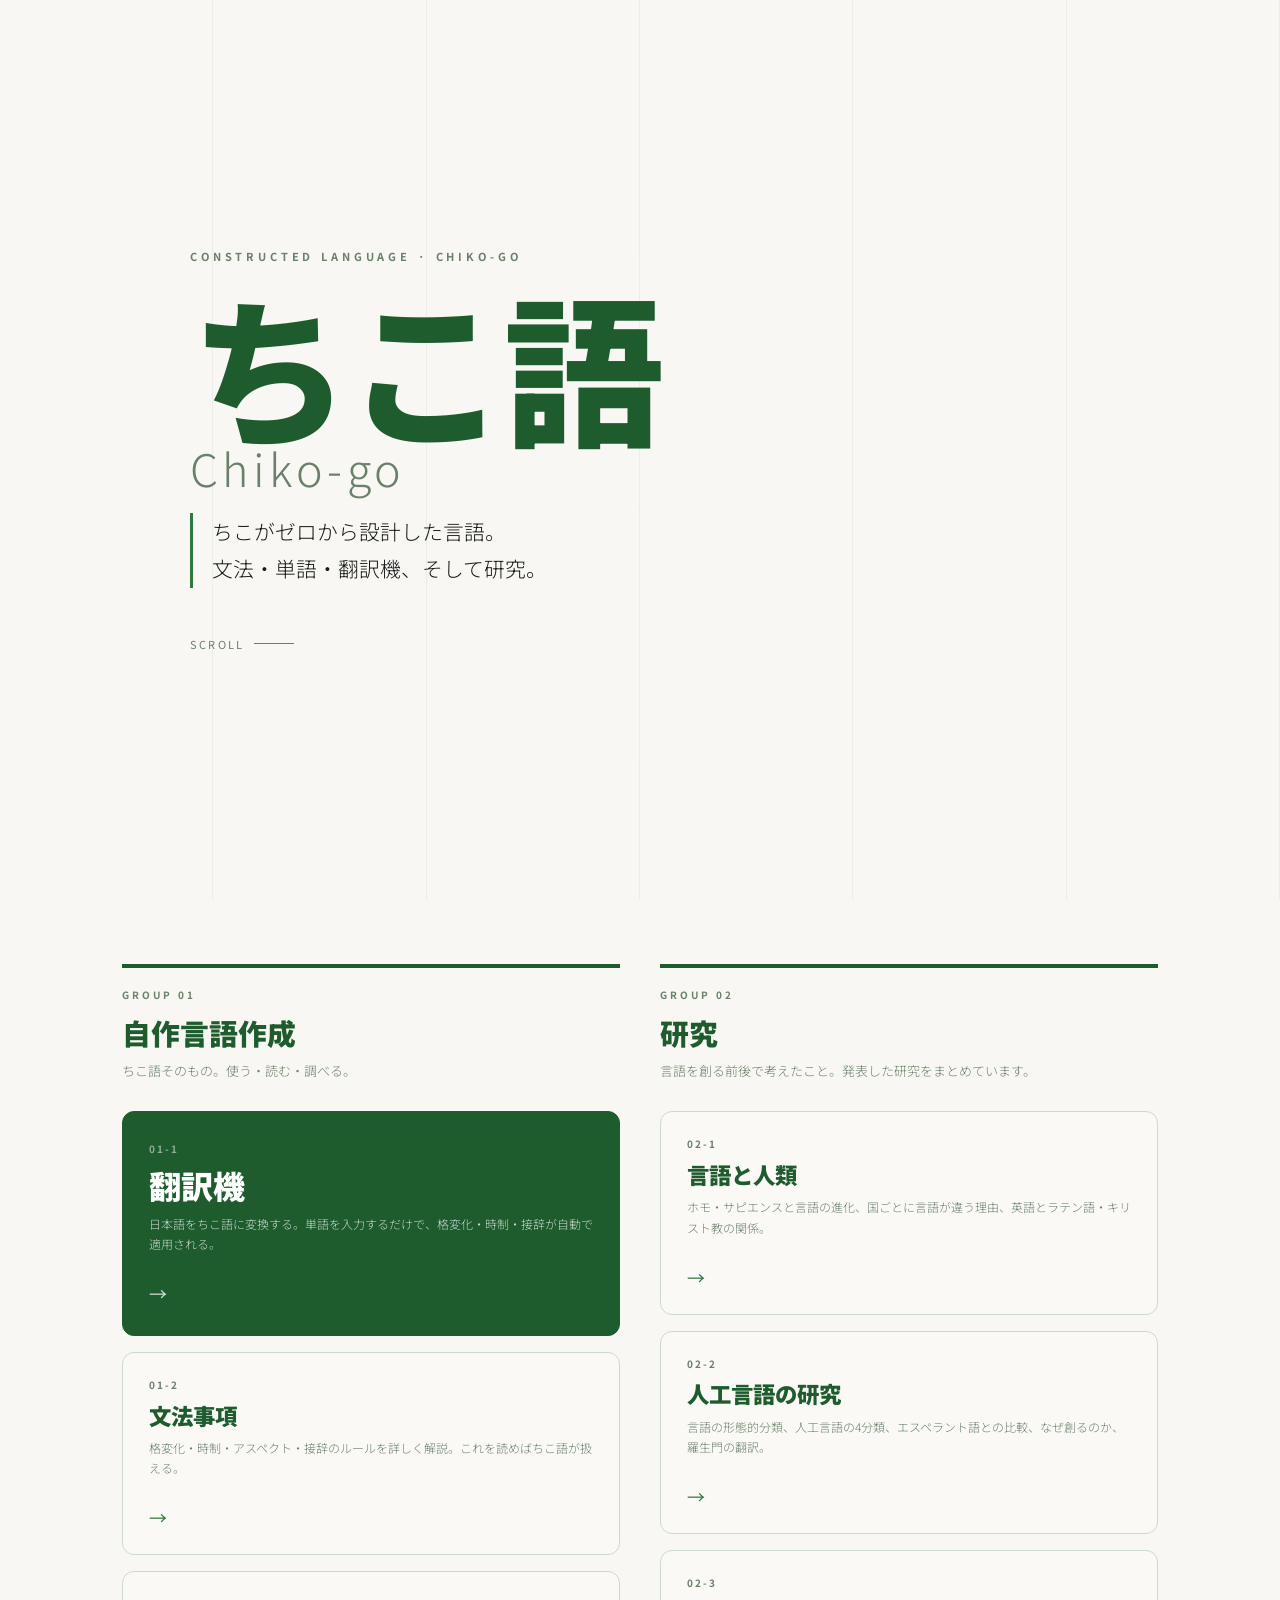
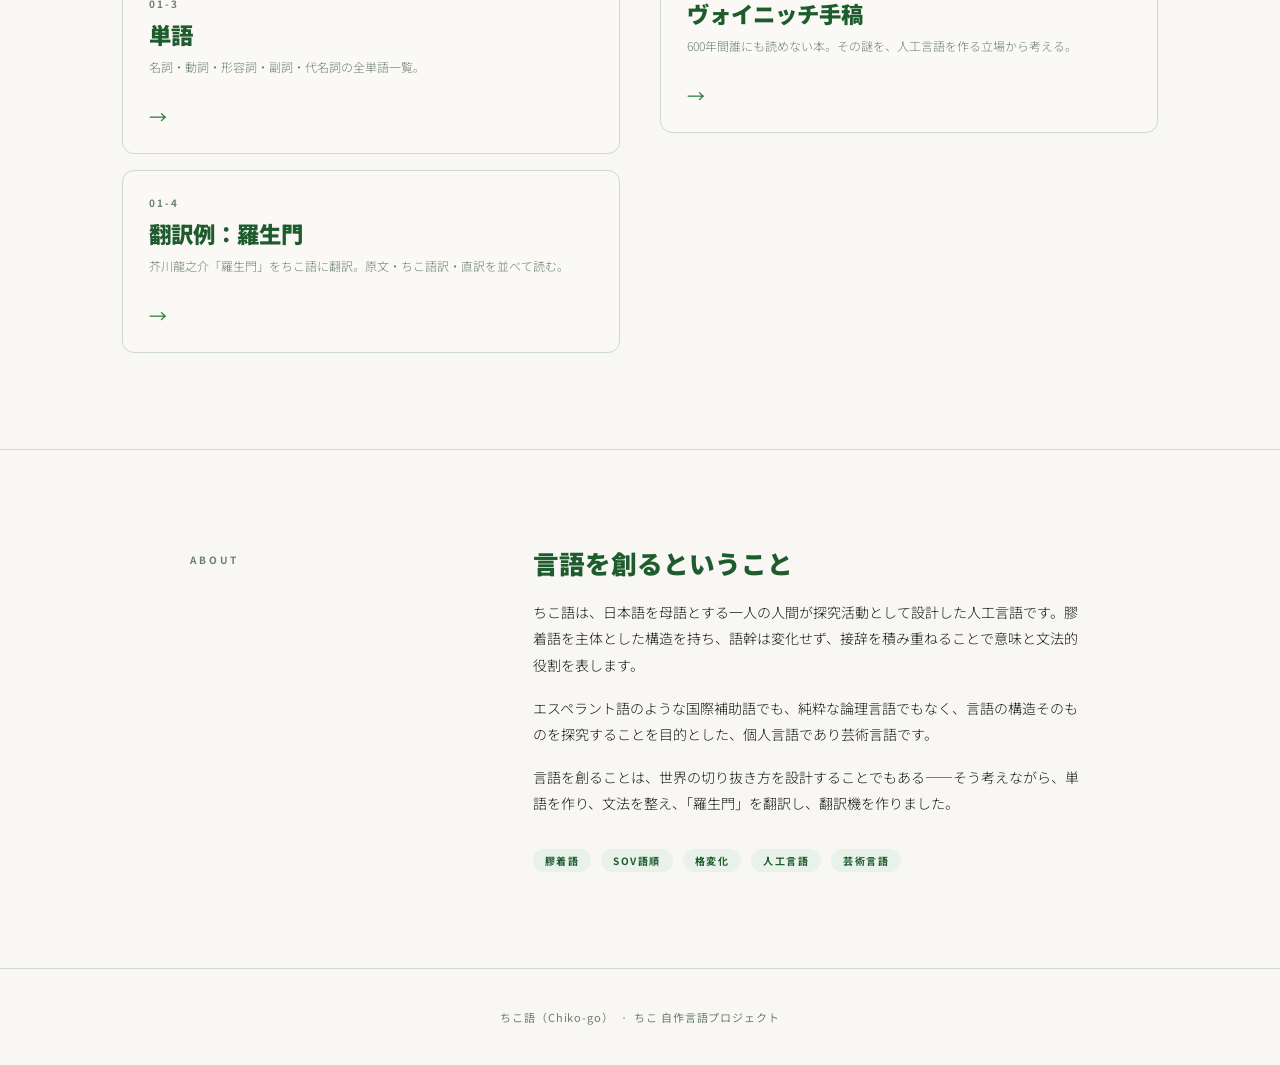
<file: index.html>
<!DOCTYPE html>
<html lang="ja">
<head>
<meta charset="UTF-8">
<meta name="viewport" content="width=device-width, initial-scale=1.0">
<title>ちこ語 | 自作人工言語 Chiko-go</title>
<meta name="description" content="ちこ語（Chiko-go）は膠着語型のSOV語順を持つ自作人工言語です。文法解説・単語一覧・日本語からちこ語への翻訳機・羅生門翻訳、そして言語と人類・人工言語・ヴォイニッチ手稿の研究をまとめています。">
<meta name="keywords" content="ちこ語, Chiko-go, 自作言語, 人工言語, 翻訳機, 膠着語, 構築言語, 芸術言語, conlang, ヴォイニッチ手稿">
<meta name="google-site-verification" content="g8eutI9tqcaGe0drYI4RVA0-8sD_aMJY-5VV2J1wY8A">
<link href="https://fonts.googleapis.com/css2?family=Noto+Sans+JP:wght@300;400;700;900&display=swap" rel="stylesheet">
<link rel="stylesheet" href="style.css">
</head>
<body>

<!-- HERO -->
<section class="hero">
  <div class="hero-inner">
    <p class="hero-eyebrow">Constructed Language · Chiko-go</p>
    <h1 class="hero-title">ちこ語<span>Chiko-go</span></h1>
    <p class="hero-catch">ちこがゼロから設計した言語。<br>文法・単語・翻訳機、そして研究。</p>
    <p class="hero-scroll">scroll</p>
  </div>
</section>

<!-- ===== 左右2グループ ===== -->
<section class="nav-section">
<div class="duo">

<!-- ===== グループ1：自作言語作成（左） ===== -->
<div class="group" id="conlang">
  <p class="nav-label">Group 01</p>
  <h2 class="group-title">自作言語作成</h2>
  <p class="group-desc">ちこ語そのもの。使う・読む・調べる。</p>
  <div class="cards">

    <a href="chiko_translator.html#translate" class="card featured">
      <div class="card-featured-text">
        <span class="card-num">01-1</span>
        <span class="card-title">翻訳機</span>
        <span class="card-desc">日本語をちこ語に変換する。単語を入力するだけで、格変化・時制・接辞が自動で適用される。</span>
      </div>
      <span class="card-arrow">→</span>
    </a>

    <a href="chiko_translator.html#grammar" class="card">
      <span class="card-num">01-2</span>
      <span class="card-title">文法事項</span>
      <span class="card-desc">格変化・時制・アスペクト・接辞のルールを詳しく解説。これを読めばちこ語が扱える。</span>
      <span class="card-arrow">→</span>
    </a>

    <a href="chiko_translator.html#words" class="card">
      <span class="card-num">01-3</span>
      <span class="card-title">単語</span>
      <span class="card-desc">名詞・動詞・形容詞・副詞・代名詞の全単語一覧。</span>
      <span class="card-arrow">→</span>
    </a>

    <a href="chiko_translator.html#rashoumon" class="card">
      <span class="card-num">01-4</span>
      <span class="card-title">翻訳例：羅生門</span>
      <span class="card-desc">芥川龍之介「羅生門」をちこ語に翻訳。原文・ちこ語訳・直訳を並べて読む。</span>
      <span class="card-arrow">→</span>
    </a>

  </div>
</div>

<!-- ===== グループ2：研究（右） ===== -->
<div class="group" id="research">
  <p class="nav-label">Group 02</p>
  <h2 class="group-title">研究</h2>
  <p class="group-desc">言語を創る前後で考えたこと。発表した研究をまとめています。</p>
  <div class="cards three">

    <a href="research-language.html" class="card">
      <span class="card-num">02-1</span>
      <span class="card-title">言語と人類</span>
      <span class="card-desc">ホモ・サピエンスと言語の進化、国ごとに言語が違う理由、英語とラテン語・キリスト教の関係。</span>
      <span class="card-arrow">→</span>
    </a>

    <a href="research-conlang-types.html" class="card">
      <span class="card-num">02-2</span>
      <span class="card-title">人工言語の研究</span>
      <span class="card-desc">言語の形態的分類、人工言語の4分類、エスペラント語との比較、なぜ創るのか、羅生門の翻訳。</span>
      <span class="card-arrow">→</span>
    </a>

    <a href="research-voynich.html" class="card">
      <span class="card-num">02-3</span>
      <span class="card-title">ヴォイニッチ手稿</span>
      <span class="card-desc">600年間誰にも読めない本。その謎を、人工言語を作る立場から考える。</span>
      <span class="card-arrow">→</span>
    </a>

  </div>
</div>

</div><!-- /duo -->
</section>

<!-- ABOUT -->
<section class="about-section">
  <div class="about-inner">
    <p class="about-label">About</p>
    <div class="about-content">
      <h2>言語を創るということ</h2>
      <p>ちこ語は、日本語を母語とする一人の人間が探究活動として設計した人工言語です。膠着語を主体とした構造を持ち、語幹は変化せず、接辞を積み重ねることで意味と文法的役割を表します。</p>
      <p>エスペラント語のような国際補助語でも、純粋な論理言語でもなく、言語の構造そのものを探究することを目的とした、個人言語であり芸術言語です。</p>
      <p>言語を創ることは、世界の切り抜き方を設計することでもある——そう考えながら、単語を作り、文法を整え、「羅生門」を翻訳し、翻訳機を作りました。</p>
      <div>
        <span class="about-tag">膠着語</span>
        <span class="about-tag">SOV語順</span>
        <span class="about-tag">格変化</span>
        <span class="about-tag">人工言語</span>
        <span class="about-tag">芸術言語</span>
      </div>
    </div>
  </div>
</section>

<footer>ちこ語（Chiko-go）&ensp;·&ensp;ちこ 自作言語プロジェクト</footer>

<script>
var observer = new IntersectionObserver(function(entries) {
  entries.forEach(function(e) { if (e.isIntersecting) e.target.classList.add('visible'); });
}, { threshold: 0.1 });
document.querySelectorAll('.card, .about-inner').forEach(function(el, i) {
  el.style.transitionDelay = ((i % 4) * 0.08) + 's';
  observer.observe(el);
});
</script>

</body>
</html>
</file>
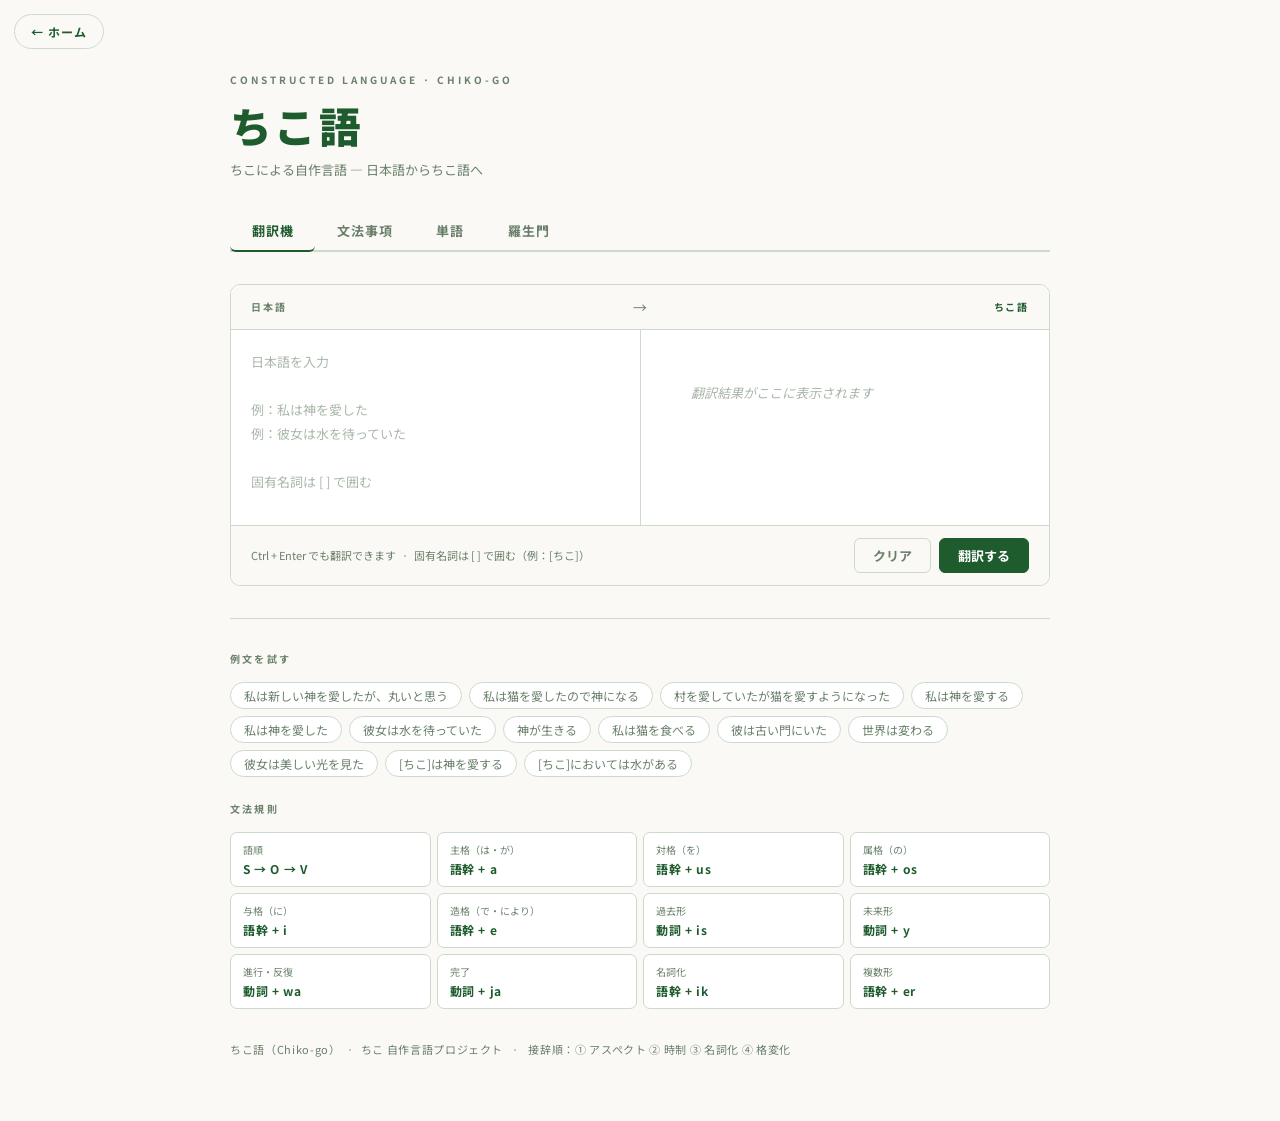
<file: chiko_translator.html>
<!DOCTYPE html>
<html lang="ja">
<head>
<meta charset="UTF-8">
<meta name="viewport" content="width=device-width, initial-scale=1.0">
<title>ちこ語</title>
<link href="https://fonts.googleapis.com/css2?family=Noto+Sans+JP:wght@400;700;900&display=swap" rel="stylesheet">
<style>
*, *::before, *::after { box-sizing: border-box; margin: 0; padding: 0; }

:root {
  --bg: #faf9f6;
  --surface: #ffffff;
  --border: #ccdacc;
  --text: #1a211a;
  --muted: #6b806b;
  --accent: #1e5c2e;
  --accent2: #2d7a40;
  --accent-light: #f0f5f0;
  --unknown: #9b3060;
  --unknown-bg: #fdf0f5;
}

body {
  background: var(--bg);
  color: var(--text);
  font-family: 'Noto Sans JP', sans-serif;
  font-weight: 400;
  min-height: 100vh;
  padding: 3rem 1.5rem 4rem;
}

.page { max-width: 820px; margin: 0 auto; }

/* ---- header ---- */
header { margin-bottom: 2rem; }
.eyebrow {
  font-size: 10px; letter-spacing: 0.3em; color: var(--muted);
  text-transform: uppercase; margin-bottom: 0.5rem; font-weight: 700;
}
h1 {
  font-size: clamp(1.8rem, 5vw, 2.6rem); font-weight: 900;
  letter-spacing: 0.06em; color: var(--accent); margin-bottom: 0.3rem;
}
.subtitle { font-size: 13px; color: var(--muted); }

hr.rule { border: none; border-top: 1px solid var(--border); margin: 2rem 0; }

/* ---- tabs ---- */
.tab-nav {
  display: flex; gap: 0; margin-bottom: 2rem;
  border-bottom: 2px solid var(--border);
}
.tab-btn {
  font-size: 13px; font-weight: 700; font-family: 'Noto Sans JP', sans-serif;
  letter-spacing: 0.06em; padding: 10px 22px;
  border: none; background: transparent; color: var(--muted);
  cursor: pointer; border-bottom: 2px solid transparent;
  margin-bottom: -2px; transition: color 0.15s, border-color 0.15s;
}
.tab-btn:hover { color: var(--accent); }
.tab-btn.active { color: var(--accent); border-bottom-color: var(--accent); }
.tab-panel { display: none; }
.tab-panel.active { display: block; }

/* ---- translator card ---- */
.card {
  background: var(--surface); border: 1px solid var(--border);
  border-radius: 10px; overflow: hidden;
}
.card-header {
  display: grid; grid-template-columns: 1fr 32px 1fr;
  align-items: center; padding: 0.75rem 1.25rem;
  border-bottom: 1px solid var(--border); background: var(--bg);
}
.lang-label {
  font-size: 10px; letter-spacing: 0.18em; text-transform: uppercase;
  color: var(--muted); font-weight: 700;
}
.lang-label.right { text-align: right; color: var(--accent); }
.arrow { text-align: center; font-size: 14px; color: var(--muted); }
.panels { display: grid; grid-template-columns: 1fr 1px 1fr; }
.divider-v { background: var(--border); }
.panel { padding: 1.25rem; }
textarea {
  width: 100%; min-height: 150px; background: transparent;
  border: none; outline: none; resize: none;
  font-family: 'Noto Sans JP', sans-serif; font-size: 15px; font-weight: 400;
  color: var(--text); line-height: 1.85; caret-color: var(--accent);
}
textarea::placeholder { color: #aab8aa; font-size: 13px; }
.output-text {
  min-height: 150px; font-size: 15px; line-height: 1.85;
  color: var(--text); white-space: pre-wrap; word-break: break-word;
}
.placeholder { color: #aab8aa; font-size: 13px; font-style: italic; }
.unknown-token {
  color: var(--unknown); background: var(--unknown-bg);
  border-radius: 3px; padding: 0 3px; font-size: 0.87em;
}
.card-footer {
  padding: 0.75rem 1.25rem; border-top: 1px solid var(--border);
  display: flex; justify-content: space-between; align-items: center; background: var(--bg);
}
.hint { font-size: 11px; color: var(--muted); }
.btn-row { display: flex; gap: 8px; }
button {
  font-family: 'Noto Sans JP', sans-serif; font-size: 13px; font-weight: 700;
  border-radius: 6px; cursor: pointer; padding: 7px 18px;
  transition: background 0.15s, border-color 0.15s;
}
.btn-primary { background: var(--accent); color: #fff; border: 1px solid var(--accent); }
.btn-primary:hover { background: var(--accent2); border-color: var(--accent2); }
.btn-ghost { background: transparent; color: var(--muted); border: 1px solid var(--border); }
.btn-ghost:hover { border-color: var(--muted); color: var(--text); }

/* ---- grammar grid (translate tab) ---- */
.section-title {
  font-size: 10px; letter-spacing: 0.22em; text-transform: uppercase;
  color: var(--muted); margin-bottom: 1rem; font-weight: 700;
}
.grammar-grid { display: grid; grid-template-columns: repeat(auto-fill, minmax(170px, 1fr)); gap: 6px; }
.gc { border: 1px solid var(--border); border-radius: 7px; padding: 9px 12px; background: var(--surface); }
.gc .lbl { font-size: 10px; color: var(--muted); margin-bottom: 3px; }
.gc .val { font-size: 12px; color: var(--accent); font-weight: 700; letter-spacing: 0.05em; }

/* ---- chips ---- */
.chips { display: flex; flex-wrap: wrap; gap: 7px; margin-top: 0.75rem; }
.chip {
  font-size: 12px; font-family: 'Noto Sans JP', sans-serif; font-weight: 400;
  color: var(--muted); border: 1px solid var(--border); border-radius: 2em;
  padding: 4px 13px; cursor: pointer; background: var(--surface);
  transition: border-color 0.15s, color 0.15s;
}
.chip:hover { border-color: var(--accent); color: var(--accent); }

/* ---- footer ---- */
footer { margin-top: 2.5rem; font-size: 11px; color: var(--muted); letter-spacing: 0.06em; }

/* ---- grammar/word tabs shared ---- */
.ref-section { margin-bottom: 2.5rem; }
.ref-section h2 {
  font-size: 15px; font-weight: 900; color: var(--accent);
  margin-bottom: 0.6rem; padding-bottom: 8px;
  border-bottom: 2px solid var(--accent-light);
}
.ref-section .desc {
  font-size: 13px; color: var(--text); line-height: 1.8;
  background: var(--accent-light); border-left: 3px solid var(--accent2);
  padding: 10px 14px; border-radius: 0 6px 6px 0; margin-bottom: 1rem;
}
.ref-section .desc strong { color: var(--accent); }
.ref-section .sub-desc {
  font-size: 12px; color: var(--muted); margin-bottom: 8px; line-height: 1.7;
}
.ref-table { width: 100%; border-collapse: collapse; font-size: 13px; }
.ref-table th {
  background: var(--accent); color: #fff; padding: 8px 12px;
  text-align: left; font-weight: 700; font-size: 11px; letter-spacing: 0.06em;
}
.ref-table td { padding: 8px 12px; border-bottom: 1px solid var(--border); vertical-align: top; line-height: 1.6; }
.ref-table tr:nth-child(even) td { background: var(--accent-light); }
.ref-table .chiko { color: var(--accent); font-weight: 700; }
.ref-table .new-item td { background: #fff8e1 !important; }
.ref-table .new-item .chiko { color: #7a5000; }
.new-badge {
  display: inline-block; font-size: 9px; background: #ffe082; color: #7a5000;
  border-radius: 3px; padding: 1px 5px; margin-left: 4px; font-weight: 700; vertical-align: middle;
}
.ref-cols { display: grid; grid-template-columns: 1fr 1fr; gap: 1rem; }
.rule-box {
  background: var(--surface); border: 1px solid var(--border); border-radius: 8px;
  padding: 12px 16px; margin-bottom: 8px;
}
.rule-box .rule-title { font-size: 11px; font-weight: 700; color: var(--accent); margin-bottom: 6px; letter-spacing: 0.05em; }
.rule-box .rule-body { font-size: 13px; color: var(--text); line-height: 1.75; }
.rule-box .rule-body code {
  background: var(--accent-light); color: var(--accent); font-weight: 700;
  padding: 1px 5px; border-radius: 3px; font-family: monospace;
}
@media (max-width: 600px) {
  .panels { grid-template-columns: 1fr; }
  .divider-v { width: auto; height: 1px; }
  .card-footer { flex-direction: column; gap: 8px; align-items: flex-start; }
  .ref-cols { grid-template-columns: 1fr; }
}
  body { padding-top: 4.5rem; }
.home-btn { position: fixed; top: calc(env(safe-area-inset-top, 0px) + 14px); left: 14px; z-index: 1000; display: inline-flex; align-items: center; gap: 6px; padding: 8px 16px; font-family: 'Noto Sans JP', sans-serif; font-size: 12px; font-weight: 700; letter-spacing: 0.08em; color: #1e5c2e; background: rgba(250,249,246,0.92); border: 1px solid #ccdacc; border-radius: 2em; text-decoration: none; backdrop-filter: blur(6px); transition: background 0.2s, color 0.2s, border-color 0.2s; }
.home-btn:hover { background: #1e5c2e; color: #fff; border-color: #1e5c2e; }
</style>
</head>
<body>
  <a href="index.html" class="home-btn">← ホーム</a>
<div class="page">

  <header>
    <p class="eyebrow">Constructed Language · Chiko-go</p>
    <h1>ちこ語</h1>
    <p class="subtitle">ちこによる自作言語 ― 日本語からちこ語へ</p>
  </header>

  <nav class="tab-nav">
    <button class="tab-btn active" onclick="switchTab('translate', this)">翻訳機</button>
    <button class="tab-btn" onclick="switchTab('grammar', this)">文法事項</button>
    <button class="tab-btn" onclick="switchTab('words', this)">単語</button>
    <button class="tab-btn" onclick="switchTab('rashoumon', this)">羅生門</button>
  </nav>

  <!-- ===== TAB: 翻訳機 ===== -->
  <div id="tab-translate" class="tab-panel active">

  <div class="card">
    <div class="card-header">
      <span class="lang-label">日本語</span>
      <span class="arrow">→</span>
      <span class="lang-label right">ちこ語</span>
    </div>
    <div class="panels">
      <div class="panel">
        <textarea id="input" placeholder="日本語を入力&#10;&#10;例：私は神を愛した&#10;例：彼女は水を待っていた&#10;&#10;固有名詞は [ ] で囲む&#10;例：[ちこ]は神を愛する"></textarea>
      </div>
      <div class="divider-v"></div>
      <div class="panel">
        <div class="output-text" id="output">
          <span class="placeholder">翻訳結果がここに表示されます</span>
        </div>
      </div>
    </div>
    <div class="card-footer">
      <span class="hint">Ctrl + Enter でも翻訳できます&ensp;·&ensp;固有名詞は [ ] で囲む（例：[ちこ]）</span>
      <div class="btn-row">
        <button class="btn-ghost" onclick="clearAll()">クリア</button>
        <button class="btn-primary" onclick="doTranslate()">翻訳する</button>
      </div>
    </div>
  </div>

  <hr class="rule">

  <div style="margin-bottom:1.5rem;">
    <p class="section-title">例文を試す</p>
    <div class="chips">
      <span class="chip" onclick="setEx('私は新しい神を愛したが、丸いと思う')">私は新しい神を愛したが、丸いと思う</span>
      <span class="chip" onclick="setEx('私は猫を愛したので神になる')">私は猫を愛したので神になる</span>
      <span class="chip" onclick="setEx('村を愛していたが猫を愛すようになった')">村を愛していたが猫を愛すようになった</span>
      <span class="chip" onclick="setEx('私は神を愛する')">私は神を愛する</span>
      <span class="chip" onclick="setEx('私は神を愛した')">私は神を愛した</span>
      <span class="chip" onclick="setEx('彼女は水を待っていた')">彼女は水を待っていた</span>
      <span class="chip" onclick="setEx('神が生きる')">神が生きる</span>
      <span class="chip" onclick="setEx('私は猫を食べる')">私は猫を食べる</span>
      <span class="chip" onclick="setEx('彼は古い門にいた')">彼は古い門にいた</span>
      <span class="chip" onclick="setEx('世界は変わる')">世界は変わる</span>
      <span class="chip" onclick="setEx('彼女は美しい光を見た')">彼女は美しい光を見た</span>
      <span class="chip" onclick="setEx('[ちこ]は神を愛する')">[ちこ]は神を愛する</span>
      <span class="chip" onclick="setEx('[ちこ]においては水がある')">[ちこ]においては水がある</span>
    </div>
  </div>

  <div>
    <p class="section-title">文法規則</p>
    <div class="grammar-grid">
      <div class="gc"><div class="lbl">語順</div><div class="val">S → O → V</div></div>
      <div class="gc"><div class="lbl">主格（は・が）</div><div class="val">語幹 + a</div></div>
      <div class="gc"><div class="lbl">対格（を）</div><div class="val">語幹 + us</div></div>
      <div class="gc"><div class="lbl">属格（の）</div><div class="val">語幹 + os</div></div>
      <div class="gc"><div class="lbl">与格（に）</div><div class="val">語幹 + i</div></div>
      <div class="gc"><div class="lbl">造格（で・により）</div><div class="val">語幹 + e</div></div>
      <div class="gc"><div class="lbl">過去形</div><div class="val">動詞 + is</div></div>
      <div class="gc"><div class="lbl">未来形</div><div class="val">動詞 + y</div></div>
      <div class="gc"><div class="lbl">進行・反復</div><div class="val">動詞 + wa</div></div>
      <div class="gc"><div class="lbl">完了</div><div class="val">動詞 + ja</div></div>
      <div class="gc"><div class="lbl">名詞化</div><div class="val">語幹 + ik</div></div>
      <div class="gc"><div class="lbl">複数形</div><div class="val">語幹 + er</div></div>
    </div>
  </div>

  <footer style="margin-top:2rem;">
    ちこ語（Chiko-go）&ensp;·&ensp;ちこ 自作言語プロジェクト
    &ensp;·&ensp; 接辞順：① アスペクト ② 時制 ③ 名詞化 ④ 格変化
  </footer>

  </div><!-- /tab-translate -->

  <!-- ===== TAB: リファレンス ===== -->
  <!-- ===== TAB: 文法事項 ===== -->
  <div id="tab-grammar" class="tab-panel">

    <div class="ref-section">
      <h2>基本語順</h2>
      <div class="desc">
        ちこ語の語順は <strong>S（主語）→ O（目的語）→ V（動詞）</strong> です。日本語・韓国語・トルコ語と同じ語順で、動詞が文の最後に来ます。<br>
        例：私は（S）猫を（O）食べる（V）→ <strong>chia abus feim</strong>
      </div>
    </div>

    <div class="ref-section">
      <h2>膠着語としての構造</h2>
      <div class="desc">
        ちこ語は<strong>膠着語</strong>です。語幹の形は変わらず、後ろに接辞をくっつけていくことで意味や文法的役割を表します。<br>
        接辞を付ける順番は決まっています：<strong>① アスペクト → ② 時制 → ③ 名詞化 → ④ 格変化</strong><br>
        例：taom（着る）＋ is（過去）＋ ik（名詞化）＋ a（主格）→ <strong>taomisika</strong>（着たことは）
      </div>
    </div>

    <div class="ref-section">
      <h2>格変化</h2>
      <div class="desc">
        名詞・代名詞・形容詞は、文中での役割に応じて語尾が変化します（格変化）。<br>
        重要なルール：<strong>形容詞は修飾する名詞と同じ格変化をとります。</strong><br>
        例：美しい光を → <strong>reiparus lumus</strong>（reipar も lum も両方 +us）
      </div>
      <table class="ref-table">
        <tr><th>格の名前</th><th>日本語の助詞</th><th>接辞</th><th>例</th></tr>
        <tr><td>主格</td><td>〜は・〜が（主語）</td><td class="chiko">+ a</td><td>vair + a → <strong>vaira</strong>（神が）</td></tr>
        <tr><td>対格</td><td>〜を（直接目的語）</td><td class="chiko">+ us</td><td>ab + us → <strong>abus</strong>（猫を）</td></tr>
        <tr><td>属格</td><td>〜の（所属・所有）</td><td class="chiko">+ os</td><td>vair + os → <strong>vairos</strong>（神の）</td></tr>
        <tr><td>与格</td><td>〜に（間接目的語）</td><td class="chiko">+ i</td><td>haij + i → <strong>haiji</strong>（村に）</td></tr>
        <tr><td>造格</td><td>〜で・〜により（手段・道具）</td><td class="chiko">+ e</td><td>weip + e → <strong>weipe</strong>（水で）</td></tr>
        <tr class="new-item"><td>引用格</td><td>〜と（思う・言う）</td><td class="chiko">+ o</td><td>muren + o → <strong>mureno</strong>（丸いと）<span class="new-badge">NEW</span></td></tr>
        <tr><td>処格</td><td>〜において（は）</td><td class="chiko">+ iuris</td><td>Kyot + iuris → <strong>Kyotiuris</strong></td></tr>
        <tr><td>奪格</td><td>〜から</td><td class="chiko">+ reak</td><td>haij + reak → <strong>haijreak</strong></td></tr>
        <tr><td>到達格</td><td>〜まで</td><td class="chiko">+ amu</td><td>haij + amu → <strong>haijamu</strong></td></tr>
        <tr><td>限定</td><td>〜のみ・だけ</td><td class="chiko">+ fet</td><td>un + fet → <strong>unfet</strong>（一つだけ）</td></tr>
        <tr><td>添加</td><td>〜も・でも</td><td class="chiko">+ aju</td><td>chi + aju → <strong>chiaju</strong>（私も）</td></tr>
      </table>
    </div>

    <div class="ref-section">
      <h2>時制・アスペクト</h2>
      <div class="desc">
        <strong>時制</strong>は「いつの出来事か」を表します。<strong>アスペクト</strong>は「動作が進行中か・完了したか」を表します。<br>
        アスペクトは時制より前に付きます（接辞順：①アスペクト → ②時制）。<br>
        例：愛していた → viam + <strong>wa</strong>（進行）+ <strong>is</strong>（過去）→ <strong>viamwais</strong>
      </div>
      <table class="ref-table">
        <tr><th>意味</th><th>接辞</th><th>例</th><th>備考</th></tr>
        <tr><td>現在（基本形）</td><td class="chiko">—</td><td>viam（愛する）</td><td>何も付けない</td></tr>
        <tr><td>過去形</td><td class="chiko">+ is</td><td>viamis（愛した）</td><td></td></tr>
        <tr><td>未来形</td><td class="chiko">+ y</td><td>viamy（愛するだろう）</td><td></td></tr>
        <tr><td>進行・反復</td><td class="chiko">+ wa</td><td>viamwa（愛している）</td><td>アスペクト</td></tr>
        <tr><td>進行＋過去</td><td class="chiko">+ wais</td><td>viamwais（愛していた）</td><td>wa + is の合成</td></tr>
        <tr><td>完了</td><td class="chiko">+ ja</td><td>viamja（愛し終えた）</td><td>アスペクト</td></tr>
        <tr><td>完了＋過去</td><td class="chiko">+ jais</td><td>viamjais（愛し終えていた）</td><td>ja + is の合成</td></tr>
      </table>
    </div>

    <div class="ref-section">
      <h2>動詞の派生接辞</h2>
      <div class="desc">
        動詞の語幹にハイフン付きの接辞をくっつけることで、可能・受け身・意志の意味を表せます。
      </div>
      <table class="ref-table">
        <tr><th>意味</th><th>接辞</th><th>例</th><th>日本語</th></tr>
        <tr class="new-item"><td>可能（〜できる）</td><td class="chiko">-kav</td><td>feim-kav</td><td>食べられる（できる）<span class="new-badge">NEW</span></td></tr>
        <tr class="new-item"><td>受け身（〜される）</td><td class="chiko">-pas</td><td>feim-pas</td><td>食べられる（される）<span class="new-badge">NEW</span></td></tr>
        <tr class="new-item"><td>意志・勧誘（〜しよう）</td><td class="chiko">-vol</td><td>feim-vol</td><td>食べよう<span class="new-badge">NEW</span></td></tr>
      </table>
      <p class="sub-desc" style="margin-top:8px;">※ 可能（-kav）と受け身（-pas）は日本語では「〜られる」が共通するため混同しやすいですが、ちこ語では接辞で明確に区別します。</p>
    </div>

    <div class="ref-section">
      <h2>名詞化・複数形・その他接辞</h2>
      <div class="desc">
        動詞や形容詞を名詞として使いたいとき、語幹に <strong>ik</strong> を付けます。複数形は <strong>er</strong> です。
      </div>
      <table class="ref-table">
        <tr><th>意味</th><th>接辞</th><th>例</th></tr>
        <tr><td>名詞化（〜すること）</td><td class="chiko">ik</td><td>viamik（愛すること）</td></tr>
        <tr><td>名詞化（〜もの）</td><td class="chiko">ip</td><td>特殊な名詞化</td></tr>
        <tr><td>複数形</td><td class="chiko">er</td><td>homer（人々）</td></tr>
        <tr><td>否定（〜ない）</td><td class="chiko">exi-</td><td>exi-wonk（いない）</td></tr>
        <tr><td>強調</td><td class="chiko">bon-</td><td>bon-viam（強く愛する）</td></tr>
        <tr><td>〜的な</td><td class="chiko">-jo'r</td><td>vair-jo'r（神的な）</td></tr>
        <tr><td>〜とき（形式名詞）</td><td class="chiko">ouk</td><td>piakouk（日のとき）</td></tr>
        <tr><td>〜したい</td><td class="chiko">arak</td><td>diakarak（取りたい）</td></tr>
        <tr><td>〜以外・他</td><td class="chiko">egud</td><td>kusegud（男以外）</td></tr>
      </table>
    </div>

    <div class="ref-section">
      <h2>接続詞・接続助詞・句読点</h2>
      <div class="desc">
        接続詞は<strong>独立した単語</strong>として語と語の間に置きます。接続助詞（-epa・-e など）は<strong>語にくっつけて</strong>使います。<strong>eutro</strong>（〜ながら）は同時進行を表し、前後の動詞はどちらも基本形のままです。
      </div>
      <table class="ref-table">
        <tr><th>日本語</th><th>ちこ語</th><th>独立/くっつける</th><th>例・備考</th></tr>
        <tr><td>だから・ので・から（理由）</td><td class="chiko">rei</td><td>独立</td><td>chiaa abus feim rei vaira wonk（私は猫を食べるから神がいる）</td></tr>
        <tr><td>しかし・でも・けど（逆接）</td><td class="chiko">nweri</td><td>独立</td><td>文と文の間に置く</td></tr>
        <tr><td>〜ては・では</td><td class="chiko">-epa</td><td>くっつける</td><td>語幹の後ろに付ける。例：viamepa（愛しては）</td></tr>
        <tr><td>〜て（イ音便・連用）</td><td class="chiko">-e</td><td>くっつける</td><td>動詞の連用形的な接続。例：feim-e（食べて）</td></tr>
        <tr class="new-item"><td>〜ながら（同時進行）</td><td class="chiko">eutro</td><td>独立</td><td>動詞 + eutro + 動詞。例：dovel eutro rok（啼きながら飛ぶ）<span class="new-badge">NEW</span></td></tr>
        <tr><td>すると</td><td class="chiko">teip</td><td>独立</td><td>文頭に置く</td></tr>
        <tr><td>そして・また（加えて）</td><td class="chiko">peno</td><td>独立</td><td>文と文の間に置く</td></tr>
        <tr><td>〜や（並列）</td><td class="chiko">fei</td><td>独立</td><td>名詞と名詞をつなぐ。例：vaira fei homa（神や人が）</td></tr>
        <tr><td>なぜならば</td><td class="chiko">purinsu</td><td>独立</td><td>文頭に置く</td></tr>
        <tr><td>〜と（接続・引用）</td><td class="chiko">fo</td><td>独立</td><td>「する」と組み合わせると「fo-ronke」（〜として）になる</td></tr>
        <tr><td>〜として</td><td class="chiko">fo-ronke</td><td>独立</td><td>fo（と）+ ronke（するの連用形的形）の複合</td></tr>
        <tr><td>、（読点）</td><td class="chiko">,</td><td>—</td><td></td></tr>
        <tr><td>。（句点）</td><td class="chiko">.</td><td>—</td><td></td></tr>
      </table>
    </div>

    <div class="ref-section">
      <h2>副助詞・格助詞の独立／くっつけ一覧</h2>
      <div class="desc">
        ちこ語の助詞には<strong>独立して使うもの</strong>と<strong>語幹にくっつけて使うもの</strong>があります。くっつけるものは前に <code>-</code> をつけて表記します。
      </div>
      <table class="ref-table">
        <tr><th>日本語</th><th>ちこ語</th><th>種別</th><th>例</th></tr>
        <tr><td>〜は・が（主格）</td><td class="chiko">a</td><td>くっつける（語尾）</td><td>vair + a → vaira</td></tr>
        <tr><td>〜を（対格）</td><td class="chiko">us</td><td>くっつける（語尾）</td><td>ab + us → abus</td></tr>
        <tr><td>〜の（属格）</td><td class="chiko">os</td><td>くっつける（語尾）</td><td>vair + os → vairos</td></tr>
        <tr><td>〜に（与格）</td><td class="chiko">i</td><td>くっつける（語尾）</td><td>haij + i → haiji</td></tr>
        <tr><td>〜で（造格）</td><td class="chiko">e</td><td>くっつける（語尾）</td><td>weip + e → weipe</td></tr>
        <tr><td>〜と（引用格）</td><td class="chiko">o</td><td>くっつける（語尾）</td><td>muren + o → mureno（丸いと）</td></tr>
        <tr><td>〜において（は）</td><td class="chiko">-iuris</td><td>くっつける</td><td>Kyot + iuris → Kyotiuris<br>さらに主格 a を付けると「においては」の意味：Kyotiurisa</td></tr>
        <tr><td>〜から</td><td class="chiko">reak</td><td>独立</td><td>haij reak（村から）</td></tr>
        <tr><td>〜まで</td><td class="chiko">-amu</td><td>くっつける</td><td>haij + amu → haijamu</td></tr>
        <tr><td>〜も・でも・にも</td><td class="chiko">-aju</td><td>くっつける</td><td>chi + aju → chiaju（私も）</td></tr>
        <tr><td>〜のみ・だけ</td><td class="chiko">-fet</td><td>くっつける</td><td>un + fet → unfet（一つだけ）</td></tr>
        <tr><td>〜以外・他</td><td class="chiko">-egud</td><td>くっつける</td><td>kus + egud → kusegud（男以外）</td></tr>
        <tr><td>〜や（並列）</td><td class="chiko">fei</td><td>独立</td><td>vair fei hom（神や人）</td></tr>
      </table>
    </div>

    <div class="ref-section">
      <h2>固有名詞の扱い</h2>
      <div class="desc">
        人名・地名などの固有名詞は <strong>[ ] で囲んで</strong>入力すると、自動でローマ字変換・全大文字で出力されます。<br>
        格変化が続く場合は <strong>ハイフン（-）</strong> でつないで表示されます。独立して使う助詞（reak など）はスペース区切りのままです。
      </div>
      <table class="ref-table">
        <tr><th>入力例</th><th>出力</th><th>備考</th></tr>
        <tr><td>[ちこ]は</td><td class="chiko">CHIKO-a</td><td>主格。- でつなぐ</td></tr>
        <tr><td>[ちこ]を</td><td class="chiko">CHIKO-us</td><td>対格</td></tr>
        <tr><td>[ちこ]においては</td><td class="chiko">CHIKO-iurisa</td><td>iuris + a はそのままくっつく</td></tr>
        <tr><td>[ちこ]から</td><td class="chiko">CHIKO reak</td><td>reak は独立助詞のためスペース区切り</td></tr>
        <tr><td>[ラシュウモン]の</td><td class="chiko">RASHOUMON-os</td><td>カタカナも変換</td></tr>
        <tr><td>[Chiko]が</td><td class="chiko">CHIKO-a</td><td>アルファベット入力もそのまま大文字に</td></tr>
      </table>
    </div>

    <div class="ref-section">
      <h2>aiz- と raip の使い分け</h2>
      <div class="desc">
        「新しい」を表す語は2つあります。
      </div>
      <table class="ref-table">
        <tr><th>語</th><th>ちこ語</th><th>用法</th><th>例</th></tr>
        <tr><td>今までにない・新しい（形容詞）</td><td class="chiko">raip</td><td>単独で形容詞として使う</td><td>raipa vair（新しい神が）</td></tr>
        <tr><td>新しい（接頭辞型）</td><td class="chiko">aiz-</td><td>名詞の前に直接くっつけて「新たな〜」の意味を作る</td><td>aiz-ofi'ruk（新たな世界）</td></tr>
      </table>
    </div>

    <div class="ref-section">
      <h2>接辞の複合：具体例で読む</h2>
      <div class="desc">
        接辞は <strong>① アスペクト → ② 時制 → ③ 名詞化 → ④ 格変化</strong> の順に積み重ねます。以下の例で流れを確認してください。
      </div>
      <table class="ref-table">
        <tr><th>日本語</th><th>分解</th><th>ちこ語</th></tr>
        <tr><td>着たことは</td><td>taom（着る）+ is（過去）+ ik（名詞化）+ a（主格）</td><td class="chiko">taomisika</td></tr>
        <tr><td>愛していたことを</td><td>viam（愛する）+ wais（進行+過去）+ ik（名詞化）+ us（対格）</td><td class="chiko">viamwaisikus</td></tr>
        <tr><td>生き終えたことが</td><td>reitiv（生きる）+ ja（完了）+ ik（名詞化）+ a（主格）</td><td class="chiko">reitivjaikа</td></tr>
        <tr><td>食べられること（可能・名詞化）</td><td>feim（食べる）+ -kav（可能）+ ik（名詞化）</td><td class="chiko">feim-kavik</td></tr>
        <tr><td>神たちを</td><td>vair（神）+ er（複数）+ us（対格）</td><td class="chiko">vairerus</td></tr>
        <tr><td>神的なものを</td><td>vair（神）+ -jo'r（〜的な）+ us（対格）</td><td class="chiko">vair-jo'rus</td></tr>
      </table>
    </div>

    <div class="ref-section">
      <h2>単語作成のルール</h2>
      <div class="ref-cols">
        <div class="rule-box">
          <div class="rule-title">語尾のルール</div>
          <div class="rule-body">
            名詞・形容詞・動詞の語尾は<code>子音</code>で終わらせる。<br>
            母音で始まる接辞（格変化など）をくっつけるためです。<br>
            副詞・接続詞は基本<code>母音</code>で終わらせる。
          </div>
        </div>
        <div class="rule-box">
          <div class="rule-title">表記のルール</div>
          <div class="rule-body">
            くっつけて使う接辞は前に<code>-</code>をつけて表記。<br>
            伸ばす音は<code>'</code>で表記（例：<code>fori'n</code>、<code>que'r</code>）。<br>
            アルファベットの組み合わせは既存の言語を参考にしない。<br>
            <br>
            <strong>ハイフンの使い分け：</strong><br>
            名詞・動詞の語幹は子音で終わる。接辞が<code>母音</code>で始まる場合はそのままくっつける（例：viam + is → viamis）。接辞が<code>子音</code>で始まる場合は境界を明示するためハイフンを付ける（例：vair + -jo'r → vair-jo'r）。
          </div>
        </div>
      </div>
    </div>

    <footer style="margin-top:2rem;">
      ちこ語（Chiko-go）&ensp;·&ensp;ちこ 自作言語プロジェクト
    </footer>

  </div><!-- /tab-grammar -->

  <!-- ===== TAB: 単語 ===== -->
  <div id="tab-words" class="tab-panel">

    <div class="ref-section">
      <h2>名詞</h2>
      <div class="ref-cols">
        <table class="ref-table">
          <tr><th>日本語</th><th>ちこ語</th></tr>
          <tr><td>人類・人間・人</td><td class="chiko">hom</td></tr>
          <tr><td>猫</td><td class="chiko">ab</td></tr>
          <tr><td>星</td><td class="chiko">twink</td></tr>
          <tr><td>宇宙</td><td class="chiko">areiz</td></tr>
          <tr><td>服</td><td class="chiko">fat</td></tr>
          <tr><td>国</td><td class="chiko">nait</td></tr>
          <tr><td>親・原因</td><td class="chiko">him</td></tr>
          <tr><td>子供・結果</td><td class="chiko">hum</td></tr>
          <tr><td>風・姿の見えないもの</td><td class="chiko">var</td></tr>
          <tr><td>光・目標</td><td class="chiko">lum</td></tr>
          <tr><td>水・何にでもなれるもの</td><td class="chiko">weip</td></tr>
          <tr><td>火・広がるもの</td><td class="chiko">kaifar</td></tr>
          <tr><td>道・道標</td><td class="chiko">pat</td></tr>
          <tr><td>神</td><td class="chiko">vair</td></tr>
          <tr><td>世界</td><td class="chiko">ofi'ruk</td></tr>
          <tr><td>門</td><td class="chiko">warp</td></tr>
          <tr><td>下</td><td class="chiko">sat</td></tr>
          <tr class="new-item"><td>上</td><td class="chiko">get <span class="new-badge">NEW</span></td></tr>
          <tr><td>召使い・下人</td><td class="chiko">verap</td></tr>
          <tr><td>雨</td><td class="chiko">par</td></tr>
          <tr><td>男</td><td class="chiko">kus</td></tr>
          <tr><td>女</td><td class="chiko">ket</td></tr>
          <tr><td>柱</td><td class="chiko">fokl</td></tr>
          <tr><td>地震</td><td class="chiko">ronk</td></tr>
          <tr><td>火事</td><td class="chiko">kaig</td></tr>
          <tr><td>飢饉・飢餓</td><td class="chiko">vour</td></tr>
          <tr><td>災害・災い</td><td class="chiko">zient</td></tr>
          <tr><td>年・年度</td><td class="chiko">jeis</td></tr>
          <tr><td>幸せ・幸福</td><td class="chiko">feris</td></tr>
          <tr><td>家族・家</td><td class="chiko">nous</td></tr>
          <tr><td>様子・有様</td><td class="chiko">nidep</td></tr>
          <tr><td>記録・文書</td><td class="chiko">sudor</td></tr>
          <tr><td>太陽・日</td><td class="chiko">piak</td></tr>
          <tr><td>鴉・カラス</td><td class="chiko">bef</td></tr>
          <tr><td>丸・円</td><td class="chiko">muras</td></tr>
          <tr><td>よう（状態の移行）</td><td class="chiko">ravet</td></tr>
          <tr><td>ありがたい</td><td class="chiko">guronk</td></tr>
          <tr><td>◯の人・住人</td><td class="chiko">ha'm</td></tr>
          <tr><td>間違いを犯した・馬鹿</td><td class="chiko">meisut</td></tr>
          <tr><td>無事</td><td class="chiko">aient</td></tr>
          <tr><td>箔・すだれ</td><td class="chiko">rivar</td></tr>
          <tr><td>沢山・多くの</td><td class="chiko">lupof</td></tr>
          <tr class="new-item"><td>鴟尾</td><td class="chiko">shibi <span class="new-badge">NEW</span></td></tr>
          <tr class="new-item"><td>まわり・周囲</td><td class="chiko">hupib <span class="new-badge">NEW</span></td></tr>
          <tr class="new-item"><td>空</td><td class="chiko">venuy <span class="new-badge">NEW</span></td></tr>
          <tr class="new-item"><td>夕焼け</td><td class="chiko">wauf <span class="new-badge">NEW</span></td></tr>
          <tr class="new-item"><td>胡麻</td><td class="chiko">tibok <span class="new-badge">NEW</span></td></tr>
        </table>
        <table class="ref-table">
          <tr><th>日本語</th><th>ちこ語</th></tr>
          <tr><td>王・王様</td><td class="chiko">emp</td></tr>
          <tr><td>旅・穏やかな冒険</td><td class="chiko">wer</td></tr>
          <tr><td>町・村</td><td class="chiko">haij</td></tr>
          <tr><td>湖</td><td class="chiko">laq</td></tr>
          <tr><td>人生・生涯</td><td class="chiko">que'r</td></tr>
          <tr><td>暴力</td><td class="chiko">vorent</td></tr>
          <tr><td>成長</td><td class="chiko">iyan</td></tr>
          <tr><td>自然・緑</td><td class="chiko">zam</td></tr>
          <tr><td>調和・平和</td><td class="chiko">fuup</td></tr>
          <tr><td>友人・変えがたいもの</td><td class="chiko">sukom</td></tr>
          <tr><td>名前</td><td class="chiko">mein</td></tr>
          <tr><td>研究</td><td class="chiko">poik</td></tr>
          <tr><td>発表</td><td class="chiko">ponk</td></tr>
          <tr><td>山</td><td class="chiko">rout</td></tr>
          <tr><td>丹</td><td class="chiko">wab</td></tr>
          <tr><td>金</td><td class="chiko">gol</td></tr>
          <tr><td>銀</td><td class="chiko">bol</td></tr>
          <tr><td>木・樹木</td><td class="chiko">bin</td></tr>
          <tr><td>端</td><td class="chiko">gig</td></tr>
          <tr><td>薪</td><td class="chiko">teor</td></tr>
          <tr><td>お金・料金</td><td class="chiko">kinot</td></tr>
          <tr><td>修理</td><td class="chiko">fikus</td></tr>
          <tr><td>習慣・決まり</td><td class="chiko">debort</td></tr>
          <tr><td>丹塗り</td><td class="chiko">weab</td></tr>
          <tr><td>恥</td><td class="chiko">fori'n</td></tr>
          <tr><td>もの</td><td class="chiko">youn</td></tr>
          <tr><td>一・1</td><td class="chiko">un</td></tr>
          <tr><td>二・2</td><td class="chiko">an</td></tr>
          <tr><td>三・3</td><td class="chiko">in</td></tr>
          <tr><td>四・4</td><td class="chiko">en</td></tr>
          <tr><td>五・5</td><td class="chiko">kun</td></tr>
          <tr><td>六・6</td><td class="chiko">san</td></tr>
          <tr><td>七・7</td><td class="chiko">pun</td></tr>
          <tr><td>八・8</td><td class="chiko">men</td></tr>
          <tr><td>九・9</td><td class="chiko">fon</td></tr>
          <tr><td>零・0</td><td class="chiko">ru'n</td></tr>
        </table>
      </div>
    </div>

    <div class="ref-section">
      <h2>動詞</h2>
      <div class="ref-cols">
        <table class="ref-table">
          <tr><th>日本語</th><th>ちこ語</th></tr>
          <tr><td>食べる</td><td class="chiko">feim</td></tr>
          <tr><td>生きる</td><td class="chiko">reitiv</td></tr>
          <tr><td>寝る</td><td class="chiko">perin</td></tr>
          <tr><td>着る</td><td class="chiko">taom</td></tr>
          <tr><td>死ぬ・消える</td><td class="chiko">ziw</td></tr>
          <tr><td>愛する</td><td class="chiko">viam</td></tr>
          <tr><td>揺れる</td><td class="chiko">bowing</td></tr>
          <tr><td>行く・向かう</td><td class="chiko">teik</td></tr>
          <tr><td>帰る</td><td class="chiko">saren</td></tr>
          <tr><td>喋る・話す</td><td class="chiko">teof</td></tr>
          <tr><td>過ごす</td><td class="chiko">weist</td></tr>
          <tr><td>怒る</td><td class="chiko">heri't</td></tr>
          <tr><td>決める</td><td class="chiko">raid</td></tr>
          <tr><td>与える</td><td class="chiko">pour</td></tr>
          <tr><td>止まる</td><td class="chiko">ster</td></tr>
          <tr><td>続く</td><td class="chiko">rest</td></tr>
          <tr><td>待つ</td><td class="chiko">kouj</td></tr>
          <tr><td>衰える</td><td class="chiko">bat</td></tr>
          <tr><td>壊す・砕く</td><td class="chiko">poreit</td></tr>
          <tr><td>付く</td><td class="chiko">potted</td></tr>
          <tr class="new-item"><td>啼く・鳴く</td><td class="chiko">dovel <span class="new-badge">NEW</span></td></tr>
          <tr class="new-item"><td>飛ぶ</td><td class="chiko">rok <span class="new-badge">NEW</span></td></tr>
          <tr class="new-item"><td>撒く</td><td class="chiko">mapuk <span class="new-badge">NEW</span></td></tr>
        </table>
        <table class="ref-table">
          <tr><th>日本語</th><th>ちこ語</th></tr>
          <tr><td>重ねる</td><td class="chiko">yebuf</td></tr>
          <tr><td>売る</td><td class="chiko">bair</td></tr>
          <tr><td>気にする</td><td class="chiko">fam</td></tr>
          <tr><td>騙す</td><td class="chiko">vurat</td></tr>
          <tr><td>盗む</td><td class="chiko">fobug</td></tr>
          <tr><td>取る・持つ</td><td class="chiko">diak</td></tr>
          <tr><td>来る</td><td class="chiko">fut</td></tr>
          <tr><td>棄てる・捨てる</td><td class="chiko">aiw</td></tr>
          <tr><td>思う</td><td class="chiko">sindr</td></tr>
          <tr><td>考える</td><td class="chiko">kunib</td></tr>
          <tr><td>変わる</td><td class="chiko">turip</td></tr>
          <tr><td>集まる</td><td class="chiko">diopark</td></tr>
          <tr><td>出る</td><td class="chiko">joud</td></tr>
          <tr><td>見る・見える</td><td class="chiko">hunk</td></tr>
          <tr><td>なぞる</td><td class="chiko">hamik</td></tr>
          <tr><td>なる・起こった</td><td class="chiko">nar</td></tr>
          <tr><td>終わる</td><td class="chiko">vionar</td></tr>
          <tr><td>する</td><td class="chiko">yonk</td></tr>
          <tr><td>いる</td><td class="chiko">wonk</td></tr>
          <tr><td>ある</td><td class="chiko">deir</td></tr>
          <tr><td>です・だ・である</td><td class="chiko">est</td></tr>
        </table>
      </div>
    </div>

    <div class="ref-section">
      <h2>形容詞</h2>
      <p class="sub-desc">「〜く」形も同じ語幹で扱います。例：丸く → muren として格変化させる</p>
      <div class="ref-cols">
        <table class="ref-table">
          <tr><th>日本語</th><th>ちこ語</th></tr>
          <tr><td>可愛い</td><td class="chiko">tiam</td></tr>
          <tr><td>美しい</td><td class="chiko">reipar</td></tr>
          <tr><td>早い</td><td class="chiko">rap</td></tr>
          <tr><td>悲しい</td><td class="chiko">sar</td></tr>
          <tr><td>長い</td><td class="chiko">ians</td></tr>
          <tr><td>新しい</td><td class="chiko">raip</td></tr>
          <tr><td>醜い</td><td class="chiko">verip</td></tr>
          <tr><td>多い</td><td class="chiko">cas</td></tr>
          <tr><td>広い・大きい</td><td class="chiko">mupeir</td></tr>
          <tr class="new-item"><td>高い</td><td class="chiko">giban <span class="new-badge">NEW</span></td></tr>
          <tr class="new-item"><td>赤い</td><td class="chiko">sorm <span class="new-badge">NEW</span></td></tr>
        </table>
        <table class="ref-table">
          <tr><th>日本語</th><th>ちこ語</th></tr>
          <tr><td>狭い・小さい</td><td class="chiko">riepum</td></tr>
          <tr><td>丸い</td><td class="chiko">muren</td></tr>
          <tr><td>強い</td><td class="chiko">ank</td></tr>
          <tr><td>古い</td><td class="chiko">ant</td></tr>
          <tr><td>良い</td><td class="chiko">marup</td></tr>
          <tr><td>悪い</td><td class="chiko">veik</td></tr>
          <tr><td>近い</td><td class="chiko">waset</td></tr>
          <tr><td>遠い</td><td class="chiko">pioset</td></tr>
          <tr><td>駄目だ（形容動詞）</td><td class="chiko">go</td></tr>
          <tr><td>嫌だ（形容動詞）</td><td class="chiko">benko</td></tr>
        </table>
      </div>
    </div>

    <div class="ref-section">
      <h2>副詞・代名詞・感動詞</h2>
      <div class="ref-cols">
        <table class="ref-table">
          <tr><th>日本語</th><th>ちこ語</th></tr>
          <tr><td>とても・強調して</td><td class="chiko">ati</td></tr>
          <tr><td>もう〜</td><td class="chiko">yungu</td></tr>
          <tr><td>すでに</td><td class="chiko">eluto</td></tr>
          <tr><td>少し</td><td class="chiko">sungu</td></tr>
          <tr><td>なぜ・何故</td><td class="chiko">perin</td></tr>
          <tr><td>なぜならば</td><td class="chiko">purinsu</td></tr>
          <tr><td>あと</td><td class="chiko">uti</td></tr>
          <tr><td>〜など</td><td class="chiko">bunt</td></tr>
          <tr><td>元々</td><td class="chiko">donb</td></tr>
          <tr><td>また（もう一度）</td><td class="chiko">nen</td></tr>
          <tr><td>いくつか</td><td class="chiko">roj</td></tr>
          <tr><td>全て・誰でも</td><td class="chiko">aip</td></tr>
          <tr class="new-item"><td>特に・ことに</td><td class="chiko">anke <span class="new-badge">NEW</span></td></tr>
          <tr class="new-item"><td>はっきり</td><td class="chiko">kuja <span class="new-badge">NEW</span></td></tr>
          <tr><td>必ず・絶対</td><td class="chiko">guik</td></tr>
        </table>
        <table class="ref-table">
          <tr><th>日本語</th><th>ちこ語</th></tr>
          <tr><td>私</td><td class="chiko">chi</td></tr>
          <tr><td>彼女</td><td class="chiko">ket</td></tr>
          <tr><td>彼</td><td class="chiko">vent</td></tr>
          <tr><td>君（カジュアルな二人称）</td><td class="chiko">ain</td></tr>
          <tr class="new-item"><td>あなた（フォーマルな二人称）</td><td class="chiko">ein <span class="new-badge">NEW</span></td></tr>
          <tr><td>俺（カジュアルな一人称）</td><td class="chiko">eret</td></tr>
          <tr><td>どこ</td><td class="chiko">geak</td></tr>
          <tr><td>この</td><td class="chiko">ro</td></tr>
          <tr><td>その</td><td class="chiko">po</td></tr>
          <tr><td>あの</td><td class="chiko">ho</td></tr>
          <tr><td>どの</td><td class="chiko">zo</td></tr>
          <tr><td>とある・どこにでもある</td><td class="chiko">irita</td></tr>
          <tr><td>〜や（並列）</td><td class="chiko">fei</td></tr>
          <tr><td>こんにちは</td><td class="chiko">nyai</td></tr>
        </table>
      </div>
    </div>

    <div class="ref-section">
      <h2>羅生門 翻訳記録</h2>
      <table class="ref-table">
        <tr><th>原文</th><th>ちこ語訳</th></tr>
        <tr>
          <td style="font-size:12px;">昼間見ると、その鴉が何羽となく輪を描いて、高い鴟尾のまわりを啼きながら、飛びまわっている。</td>
          <td class="chiko" style="font-size:12px;">Piaka joudwa-ouki hunkfo, po rojos befa murasus hamik-e, gibanos shibios hupibus dovel eutro rokwa.</td>
        </tr>
        <tr>
          <td style="font-size:12px;">ことに、門の上の空が、夕焼けで赤くなる時に、その空が胡麻を撒いたようにはっきりと見えた。</td>
          <td class="chiko" style="font-size:12px;">Anke, warpos getos venuya, waufe sorm nar ouki, po venuya tibokus mapukis raveti kuja fo hunkis.</td>
        </tr>
      </table>
    </div>

    <footer style="margin-top:2rem;">
      ちこ語（Chiko-go）&ensp;·&ensp;ちこ 自作言語プロジェクト
    </footer>

  </div><!-- /tab-words -->

  <!-- ===== TAB: 羅生門 ===== -->
  <div id="tab-rashoumon" class="tab-panel">

    <div class="ref-section">
      <h2>羅生門 — ちこ語訳</h2>
      <div class="desc">
        芥川龍之介「羅生門」（1915年）をちこ語に翻訳したものです。原文・ちこ語訳・直訳を並べて読めます。
      </div>
    </div>

    <div class="ref-section">
      <table class="ref-table" style="table-layout:fixed;">
        <colgroup>
          <col style="width:33%">
          <col style="width:33%">
          <col style="width:34%">
        </colgroup>
        <tr>
          <th>原文</th>
          <th>ちこ語訳</th>
          <th>直訳</th>
        </tr>
        <tr>
          <td>ある日の暮方の事である。</td>
          <td class="chiko">Irita wauhos raimos-ouk estis.</td>
          <td>ある日の暮れ方のときでした。</td>
        </tr>
        <tr>
          <td>一人の下人が、羅生門の下で雨やみを待っていた。</td>
          <td class="chiko">Unos verapa Rashoumonos sate para sterikus koujis.</td>
          <td>一人の下人が羅生門の下で雨が止むことを待っていた。</td>
        </tr>
        <tr>
          <td>広い門の下には、この男のほかに誰もいない。</td>
          <td class="chiko">Mupeiros warpos satepa ro kusa unos hom estis.</td>
          <td>広い門の下では、この男は一つの人でした。</td>
        </tr>
        <tr>
          <td>ただ、所々丹塗の剥げた、大きな円柱に、蟋蟀が一匹とまっている。</td>
          <td class="chiko">Weaba sungu ziwis, mupeiri mureni fokli, unos Kirigirisa wonk.</td>
          <td>丹塗りが少し消えた、大きく丸い柱に、一つのキリギリスがいる。</td>
        </tr>
        <tr>
          <td>羅生門が、朱雀大路にある以上は、この男のほかにも、雨やみをする市女笠や揉烏帽子が、もう二三人はありそうなものである。</td>
          <td class="chiko">Rashoumona Suzakuooji deir rei, ro kusos-egudi-aju, para sterikus koujwa Ichimegasa fei Momiebosha, uti anos inos homa wonky.</td>
          <td>羅生門が朱雀大路にあるので、この男の他にも、雨が止むことを待っている市女笠や揉烏帽子が、あと二つ三つの人がいるだろう。</td>
        </tr>
        <tr>
          <td>それが、この男のほかには誰もいない。</td>
          <td class="chiko">Nweri, ro kusos-egudi homa exi-wonk.</td>
          <td>しかし、この男の他に人はいない。</td>
        </tr>
        <tr>
          <td>何故かと云うと、この二三年、京都には、地震とか辻風とか火事とか饑饉とか云う災がつづいて起った。</td>
          <td class="chiko">Purinsu, ro anos inos jeis, Kyot-iurisa, ronka fei anka vara fei kaiga fei voura buntos zienta rest naris.</td>
          <td>何故ならば、この二つ三つの年、京都においては、地震や強い風や火事や飢饉などの災いが続いて起こった。</td>
        </tr>
        <tr>
          <td>そこで洛中のさびれ方は一通りではない。</td>
          <td class="chiko">Rakuchuos batikos nidepa exi-un-fet-epa.</td>
          <td>洛中の衰えることの有様は一つだけではない。</td>
        </tr>
        <tr>
          <td>旧記によると、仏像や仏具を打砕いて、その丹がついたり、金銀の箔がついたりした木を、路ばたにつみ重ねて、薪の料に売っていたと云う事である。</td>
          <td class="chiko">Antepa sudorepa, Btuzou fei Butugus poreit-e, po waba pottedik fei, gol fei bolos rivara pottedis binus, patos gigi yebufe, teoros kinot fo-ronke bairis.</td>
          <td>古い記録では、仏像や仏具を砕いて、その丹がつくことや、金や銀の箔がついた木を、道の端に重ねることによって、薪の料金として売っていた。</td>
        </tr>
        <tr>
          <td>洛中がその始末であるから、羅生門の修理などは、元より誰も捨てて顧る者がなかった。</td>
          <td class="chiko">Rakusshua po nidep rei, Rashoumonos fikus bunta, donb fam homa exi-wonkis.</td>
          <td>洛中がその有様だから、羅生門の修理などは、元々気にする人がいなかった。</td>
        </tr>
        <tr>
          <td>するとその荒れ果てたのをよい事にして、狐狸が棲む。</td>
          <td class="chiko">Teip po batikus marupiki, vurat hom bunt, veika homa wonkiki nar.</td>
          <td>するとその衰えていることを良いことに、騙す人など、悪い人がいることになる。</td>
        </tr>
        <tr>
          <td>盗人が棲む。</td>
          <td class="chiko">Fobug homa wonkiki nar.</td>
          <td>盗む人がいることになる。</td>
        </tr>
        <tr>
          <td>とうとうしまいには、引取り手のない死人を、この門へ持って来て、棄てて行くと云う習慣さえ出来た。</td>
          <td class="chiko">Yungu vionar, diak-arak homa exi-wonk ziwis homus, ro warp diak-e, fut-e, aiw debort bunt nar.</td>
          <td>もう終わりには、取りたい人がいない死んだ人を、この門へ持って来て、捨てる習慣などが出来た。</td>
        </tr>
        <tr>
          <td>そこで、日の目が見えなくなると、誰でも気味を悪るがって、この門の近所へは足ぶみをしない事になってしまったのである。</td>
          <td class="chiko">Piaka wonk nar-ouki, aipo homa benko-e verip fo sindr-e, ro warpos pioseti exi-teik fo naris.</td>
          <td>日（太陽）がいなくなるときに、全ての人は嫌で醜いと思って、この門の近くに行かないとなった。</td>
        </tr>
        <tr>
          <td>その代りまた鴉がどこからか、たくさん集って来た。</td>
          <td class="chiko">Turipisika, nen befa geak reak lupof diopark-e, futis.</td>
          <td>変わったことは、また鴉がどこから沢山集まって、来た。</td>
        </tr>
        <tr>
          <td>昼間見ると、その鴉が何羽となく輪を描いて、高い鴟尾のまわりを啼きながら、飛びまわっている。</td>
          <td class="chiko">Piaka joudwa-ouki hunkfo, po rojos befa murasus hamik-e, gibanos shibios hupibus dovel eutro rokwa.</td>
          <td>日が出ているときに見ると、そのいくつかの鴉が丸をなぞって、高い鴟尾の周囲を啼きながら、飛んでいる。</td>
        </tr>
        <tr>
          <td>ことに、門の上の空が、夕焼けであかくなる時には、それが胡麻をまいたようにはっきり見えた。</td>
          <td class="chiko">Anke, warpos getos venuya, waufe sorm nar ouki, po venuya tibokus mapukis raveti kuja fo hunkis.</td>
          <td>特に、門の上の空が、夕焼けで赤くなる時に、その空が胡麻を撒いたようにはっきりと見えた。</td>
        </tr>
      </table>
    </div>

    <div class="ref-section">
      <h2>全文</h2>
      <div class="ref-cols">
        <div>
          <p class="sub-desc" style="margin-bottom:0.8rem;font-weight:700;color:var(--accent);">ちこ語</p>
          <div style="font-size:13px;line-height:2;color:var(--accent);font-weight:700;">
            RASHOUMON<br><br>
            Irita wauhos raimos-ouk estis.
            Unos verapa Rashoumonos sate para sterikus koujis.
            Mupeiros warpos satepa ro kusa unos hom estis.
            Weaba sungu ziwis, mupeiri mureni fokli, unos Kirigirisa wonk.
            Rashoumona Suzakuooji deir rei, ro kusos-egudi-aju, para sterikus koujwa Ichimegasa fei Momiebosha, uti anos inos homa wonky.
            Nweri, ro kusos-egudi homa exi-wonk.
            Purinsu, ro anos inos jeis, Kyot-iurisa, ronka fei anka vara fei kaiga fei voura buntos zienta rest naris.
            Rakuchuos batikos nidepa exi-un-fet-epa.
            Antepa sudorepa, Btuzou fei Butugus poreit-e, po waba pottedik fei, gol fei bolos rivara pottedis binus, patos gigi yebufe, teoros kinot fo-ronke bairis.
            Rakusshua po nidep rei, Rashoumonos fikus bunta, donb fam homa exi-wonkis.
            Teip po batikus marupiki, vurat hom bunt, veika homa wonkiki nar.
            Fobug homa wonkiki nar.
            Yungu vionar, diak-arak homa exi-wonk ziwis homus, ro warp diak-e, fut-e, aiw debort bunt nar.
            Piaka wonk nar-ouki, aipo homa benko-e verip fo sindr-e, ro warpos pioseti exi-teik fo naris.
            Turipisika, nen befa geak reak lupof diopark-e, futis.<br><br>
            Piaka joudwa-ouki hunkfo, po rojos befa murasus hamik-e, gibanos shibios hupibus dovel eutro rokwa.
            Anke, warpos getos venuya, waufe sorm nar ouki, po venuya tibokus mapukis raveti kuja fo hunkis.
          </div>
        </div>
        <div>
          <p class="sub-desc" style="margin-bottom:0.8rem;font-weight:700;color:var(--text);">日本語原文</p>
          <div style="font-size:13px;line-height:2;color:var(--text);">
            羅生門<br><br>
            ある日の暮方の事である。
            一人の下人が、羅生門の下で雨やみを待っていた。
            広い門の下には、この男のほかに誰もいない。
            ただ、所々丹塗の剥げた、大きな円柱に、蟋蟀が一匹とまっている。
            羅生門が、朱雀大路にある以上は、この男のほかにも、雨やみをする市女笠や揉烏帽子が、もう二三人はありそうなものである。
            それが、この男のほかには誰もいない。
            何故かと云うと、この二三年、京都には、地震とか辻風とか火事とか饑饉とか云う災わざわいがつづいて起った。
            そこで洛中のさびれ方は一通りではない。
            旧記によると、仏像や仏具を打砕いて、その丹にがついたり、金銀の箔がついたりした木を、路ばたにつみ重ねて、薪の料に売っていたと云う事である。
            洛中がその始末であるから、羅生門の修理などは、元より誰も捨てて顧る者がなかった。
            するとその荒れ果てたのをよい事にして、狐狸が棲む。
            盗人が棲む。
            とうとうしまいには、引取り手のない死人を、この門へ持って来て、棄てて行くと云う習慣さえ出来た。
            そこで、日の目が見えなくなると、誰でも気味を悪るがって、この門の近所へは足ぶみをしない事になってしまったのである。
            その代りまた鴉からすがどこからか、たくさん集って来た。<br><br>
            昼間見ると、その鴉が何羽となく輪を描いて、高い鴟尾のまわりを啼きながら、飛びまわっている。
            ことに、門の上の空が、夕焼けであかくなる時には、それが胡麻をまいたようにはっきり見えた。
          </div>
        </div>
      </div>
    </div>

    <footer style="margin-top:2rem;">
      ちこ語（Chiko-go）&ensp;·&ensp;ちこ 自作言語プロジェクト
    </footer>

  </div><!-- /tab-rashoumon -->

</div>
<script>
/* =================================================================
   DICTIONARY
   ================================================================= */
var NOUNS = {
  "人類":"hom","人間":"hom","人":"hom","猫":"ab","星":"twink","宇宙":"areiz","服":"fat","国":"nait",
  "月曜日":"aim","親":"him","子供":"hum","風":"var","光":"lum","水":"weip","火":"kaifar","道":"pat",
  "成長":"iyan","ブランコ":"gowun","公園":"ayun","名前":"mein","研究":"poik","発表":"ponk","山":"rout",
  "自然":"zam","調和":"fuup","友人":"sukom","友達":"sukom","旅":"wer","町":"haij","村":"haij","湖":"laq",
  "人生":"que'r","暴力":"vorent","王様":"emp","王":"emp","神":"vair","世界":"ofi'ruk","門":"warp",
  "召使い":"verap","下人":"verap","下":"sat",
  "一":"un","二":"an","三":"in","四":"en","五":"kun","六":"san","七":"pun","八":"men","九":"fon","零":"ru'n",
  "雨":"par","男":"kus","女":"ket","柱":"fokl","地震":"ronk","火事":"kaig","飢饉":"vour","飢餓":"vour",
  "災害":"zient","災い":"zient","年":"jeis","幸せ":"feris","家族":"nous","様子":"nidep","有様":"nidep",
  "記録":"sudor","丹":"wab","金":"gol","銀":"bol","木":"bin","端":"gig","薪":"teor","料金":"kinot",
  "お金":"kinot","修理":"fikus","習慣":"debort","太陽":"piak","日":"piak","鴉":"bef","カラス":"bef",
  "丸":"muras","円":"muras","丹塗り":"weab","歴史":"que'r","家":"nous","幸福":"feris","恥":"fori'n","もの":"youn",
  "よう":"ravet",
  "鴟尾":"shibi","まわり":"hupib","周囲":"hupib","上":"get","空":"venuy","夕焼け":"wauf","胡麻":"tibok",
  "ありがたい":"guronk","住人":"ha'm","間違いを犯した":"meisut","馬鹿":"meisut","無事":"aient",
  "箔":"rivar","すだれ":"rivar","沢山":"lupof","多くの":"lupof"
};

var VERBS_BASE = {
  "食べる":"feim","生きる":"reitiv","寝る":"perin","着る":"taom","死ぬ":"ziw","消える":"ziw",
  "愛する":"viam","揺れる":"bowing","行く":"teik","向かう":"teik","帰る":"saren","喋る":"teof",
  "話す":"teof","過ごす":"weist","怒る":"heri't","決める":"raid","与える":"pour","止まる":"ster",
  "続く":"rest","待つ":"kouj","衰える":"bat","壊す":"poreit","砕く":"poreit","付く":"potted",
  "重ねる":"yebuf","売る":"bair","気にする":"fam","騙す":"vurat","盗む":"fobug","取る":"diak",
  "持つ":"diak","来る":"fut","棄てる":"aiw","捨てる":"aiw","思う":"sindr","考える":"kunib",
  "変わる":"turip","集まる":"diopark","集う":"diopark","出る":"joud","見る":"hunk","なぞる":"hamik",
  "なる":"nar","する":"yonk","いる":"wonk","ある":"deir",
  "啼く":"dovel","鳴く":"dovel","飛ぶ":"rok","撒く":"mapuk","まく":"mapuk",
  "終わる":"vionar",
  "です":"est","だ":"est","である":"est","でした":"estis","だった":"estis","でした":"estis"
};

var ADJ = {
  "可愛い":"tiam","美しい":"reipar","早い":"rap","悲しい":"sar","長い":"ians","新しい":"raip",
  "醜い":"verip","多い":"cas","広い":"mupeir","大きい":"mupeir","狭い":"riepum","小さい":"riepum",
  "丸い":"muren","強い":"ank","古い":"ant","良い":"marup","悪い":"veik","近い":"waset","遠い":"pioset",
  "高い":"giban","赤い":"sorm","新たな":"aiz"
};

var ADV = {
  "とても":"ati","早く":"ripu","もう":"yungu","すでに":"eluto","少し":"sungu","なぜ":"perin",
  "なぜならば":"purinsu","あと":"uti","など":"bunt","元々":"donb","また":"nen","いくつか":"roj",
  "何故":"perin","全て":"aip","全員":"aip","誰でも":"aip",
  "特に":"anke","ことに":"anke","はっきり":"kuja",
  "必ず":"guik","絶対":"guik"
};

var CONJ  = {"だから":"rei","しかし":"nweri","でも":"nweri","すると":"teip","そして":"peno","〜や":"fei","や":"fei"};
var PRON  = {"私":"chi","彼女":"ket","彼":"vent","君":"ain","俺":"eret","あなた":"ein","この":"ro","その":"po","あの":"ho","どの":"zo","とある":"irita","ある":"irita"};

/* 接続助詞：CASEより前にマッチ。独立トークンとして出力 */
var CONJ_PART = {
  "けれども":"nweri","けれど":"nweri","のに":"nweri","ながら":"eutro","ても":"nweri","けど":"nweri",
  "ては":"epa","では":"epa",
  "ので":"rei","から":"rei",
  "と":"__QUOT__"  /* 引用格：直前の語に o を付ける */
};

var CASE = {
  "においては":"iuris","において":"iuris",
  "からは":"reak",
  "までも":"amu","まで":"amu",
  "のみ":"fet","だけ":"fet",
  "でも":"aju","も":"aju",
  "には":"i","では":"e","への":"i","は":"a","が":"a","を":"us","の":"os","に":"i","で":"e","へ":"i"
};

/* =================================================================
   VERB EXPANSION
   For every base verb form, generate conjugated surface forms
   and map them directly to { base, tense }.
   This sidesteps the fragile "stem + ending" matching problem.
   ================================================================= */
function buildVerbMap(baseDict) {
  var map = {}; // surface_form -> { base, tense }

  Object.keys(baseDict).forEach(function(dictForm) {
    var base = baseDict[dictForm];

    // The "dictionary form" itself = present (no tense suffix)
    map[dictForm] = { base: base, tense: "" };

    // Derive stem candidates from the dictionary form
    // We generate all plausible surface forms for each verb class
    var f = dictForm;

    // Helper to register
    function reg(surface, t) {
      if (!map[surface]) map[surface] = { base: base, tense: t };
    }

    // --- する verbs (愛する, 気にする, ...) ---
    if (f.slice(-2) === "する") {
      var s = f.slice(0, -2); // stem before する
      reg(s + "する",   "");
      reg(s + "した",   "is");
      reg(s + "し",     "");    // plain masu-stem
      reg(s + "しない", "");
      reg(s + "している","wa");
      reg(s + "していた","wais");
      reg(s + "してきた","jais");
      reg(s + "す",     "");
    }

    // --- 一段 (ru-verbs): ends in る preceded by e/i sound ---
    if (f.slice(-1) === "る") {
      var stem = f.slice(0, -1);
      reg(stem + "る",     "");
      reg(stem + "た",     "is");
      reg(stem + "て",     "");
      reg(stem + "ている", "wa");
      reg(stem + "ていた", "wais");
      reg(stem + "てきた", "jais");
      reg(stem + "ない",   "");
      reg(stem + "ます",   "");
      reg(stem + "ました", "is");
      reg(stem + "ません", "");
      reg(stem + "られた", "is");
      reg(stem + "れる",   "");
    }

    // --- 五段 verbs: ends in く,ぐ,す,つ,ぬ,ぶ,む,う,る ---
    // 待つ→待っ
    if (f.slice(-1) === "つ") {
      var stem = f.slice(0, -1);
      reg(stem + "つ",   "");
      reg(stem + "った",  "is");
      reg(stem + "ち",    "");
      reg(stem + "っている","wa");
      reg(stem + "っていた","wais");
      reg(stem + "ちます","");
      reg(stem + "ちました","is");
      reg(stem + "たない","");
    }
    // 行く→行っ / 聞く→聞い
    if (f.slice(-1) === "く") {
      var stem = f.slice(0, -1);
      reg(stem + "く",    "");
      reg(stem + "いた",  "is");
      reg(stem + "いている","wa");
      reg(stem + "いていた","wais");
      reg(stem + "いて",  "");
      reg(stem + "かない","");
      reg(stem + "きます","");
      reg(stem + "きました","is");
      reg(stem + "った",  "is"); // 行く special
      reg(stem + "っている","wa");
      reg(stem + "っていた","wais");
    }
    // 話す→話し
    if (f.slice(-1) === "す") {
      var stem = f.slice(0, -1);
      reg(stem + "す",     "");
      reg(stem + "した",   "is");
      reg(stem + "し",     "");
      reg(stem + "している","wa");
      reg(stem + "していた","wais");
      reg(stem + "さない", "");
      reg(stem + "します", "");
      reg(stem + "しました","is");
    }
    // 思う→思っ
    if (f.slice(-1) === "う") {
      var stem = f.slice(0, -1);
      reg(stem + "う",    "");
      reg(stem + "った",  "is");
      reg(stem + "っている","wa");
      reg(stem + "っていた","wais");
      reg(stem + "って",  "");
      reg(stem + "わない","");
      reg(stem + "います","");
      reg(stem + "いました","is");
    }
    // 飛ぶ→飛ん
    if (f.slice(-1) === "ぶ") {
      var stem = f.slice(0, -1);
      reg(stem + "ぶ",    "");
      reg(stem + "んだ",  "is");
      reg(stem + "んでいる","wa");
      reg(stem + "んでいた","wais");
      reg(stem + "ばない","");
    }
    // 読む→読ん
    if (f.slice(-1) === "む") {
      var stem = f.slice(0, -1);
      reg(stem + "む",    "");
      reg(stem + "んだ",  "is");
      reg(stem + "んでいる","wa");
      reg(stem + "んでいた","wais");
      reg(stem + "まない","");
      reg(stem + "みます","");
      reg(stem + "みました","is");
    }
    // 死ぬ
    if (f.slice(-1) === "ぬ") {
      var stem = f.slice(0, -1);
      reg(stem + "ぬ",   "");
      reg(stem + "んだ", "is");
      reg(stem + "んでいる","wa");
      reg(stem + "んでいた","wais");
    }
    // 来る (special)
    if (f === "来る") {
      reg("来る",""); reg("来た","is"); reg("来て",""); reg("来ている","wa"); reg("来ていた","wais");
      reg("きた","is"); reg("くる",""); reg("こない","");
    }
    // いる special
    if (f === "いる") {
      reg("いる",""); reg("いた","is"); reg("いて",""); reg("います",""); reg("いました","is");
    }
    // ある special
    if (f === "ある") {
      reg("ある",""); reg("あった","is"); reg("あります",""); reg("ありました","is"); reg("あり","");
    }
    // なる
    if (f === "なる") {
      reg("なる",""); reg("なった","is"); reg("なり",""); reg("なっている","wa"); reg("なっていた","wais");
    }
  });

  return map;
}

var VERB_MAP = buildVerbMap(VERBS_BASE);

/* -kav（可能：〜できる）・-vol（意志：〜しよう）の活用形を追加 */
Object.keys(VERBS_BASE).forEach(function(dictForm) {
  var base = VERBS_BASE[dictForm];
  var f = dictForm;

  function regKav(surface, tense) {
    if (!VERB_MAP[surface]) VERB_MAP[surface] = { base: base + "-kav", tense: tense };
  }
  function regVol(surface, tense) {
    if (!VERB_MAP[surface]) VERB_MAP[surface] = { base: base + "-vol", tense: tense };
  }
  function regPas(surface, tense) {
    if (!VERB_MAP[surface]) VERB_MAP[surface] = { base: base + "-pas", tense: tense };
  }

  // 一段動詞（〜る）
  if (f.slice(-1) === "る") {
    var stem = f.slice(0, -1);
    regKav(stem + "られる", ""); regKav(stem + "られた", "is"); regKav(stem + "られない", "");
    regPas(stem + "られる", ""); regPas(stem + "られた", "is"); regPas(stem + "られない", "");
    regVol(stem + "よう", ""); regVol(stem + "ましょう", "");
  }
  // する動詞
  if (f.slice(-2) === "する") {
    var s = f.slice(0, -2);
    regKav(s + "できる", ""); regKav(s + "できた", "is"); regKav(s + "できない", "");
    regPas(s + "される", ""); regPas(s + "された", "is"); regPas(s + "されない", "");
    regVol(s + "しよう", ""); regVol(s + "しましょう", "");
  }
  // 五段：つ
  if (f.slice(-1) === "つ") {
    var stem = f.slice(0, -1);
    regKav(stem + "てる", ""); regKav(stem + "てた", "is");
    regPas(stem + "たれる", ""); regPas(stem + "たれた", "is");
    regVol(stem + "とう", "");
  }
  // 五段：く
  if (f.slice(-1) === "く") {
    var stem = f.slice(0, -1);
    regKav(stem + "ける", ""); regKav(stem + "けた", "is");
    regPas(stem + "かれる", ""); regPas(stem + "かれた", "is");
    regVol(stem + "こう", "");
  }
  // 五段：す
  if (f.slice(-1) === "す") {
    var stem = f.slice(0, -1);
    regKav(stem + "せる", ""); regKav(stem + "せた", "is");
    regPas(stem + "される", ""); regPas(stem + "された", "is");
    regVol(stem + "そう", "");
  }
  // 五段：う
  if (f.slice(-1) === "う") {
    var stem = f.slice(0, -1);
    regKav(stem + "える", ""); regKav(stem + "えた", "is");
    regPas(stem + "われる", ""); regPas(stem + "われた", "is");
    regVol(stem + "おう", "");
  }
  // 五段：む
  if (f.slice(-1) === "む") {
    var stem = f.slice(0, -1);
    regKav(stem + "める", ""); regKav(stem + "めた", "is");
    regPas(stem + "まれる", ""); regPas(stem + "まれた", "is");
    regVol(stem + "もう", "");
  }
  // 食べよう など（一段のよう形を念のため補完）
  if (f.slice(-1) === "る") {
    var stem = f.slice(0, -1);
    regVol(stem + "よう", "");
  }
});

/* =================================================================
   BUILD SORTED KEY LISTS
   ================================================================= */
var VERB_SURF = Object.keys(VERB_MAP).sort(function(a,b){ return b.length - a.length; });

/* 形容詞のちこ語base値のセット（レンダラーで形容詞判定に使う） */
var ADJ_BASES = {};
Object.keys(ADJ).forEach(function(k){ ADJ_BASES[ADJ[k]] = true; });
var CONJ_PART_KEYS = Object.keys(CONJ_PART).sort(function(a,b){ return b.length - a.length; });
var CASE_KEYS = Object.keys(CASE).sort(function(a,b){ return b.length - a.length; });

/* 形容詞「く」形をADJに追加（通常の形容詞として格変化する） */
ADJ["可愛く"]="tiam"; ADJ["美しく"]="reipar"; ADJ["早く"]="rap"; ADJ["悲しく"]="sar";
ADJ["長く"]="ians";   ADJ["新しく"]="raip";   ADJ["醜く"]="verip"; ADJ["多く"]="cas";
ADJ["広く"]="mupeir"; ADJ["大きく"]="mupeir"; ADJ["狭く"]="riepum"; ADJ["小さく"]="riepum";
ADJ["丸く"]="muren";  ADJ["強く"]="ank";      ADJ["古く"]="ant";   ADJ["良く"]="marup";
ADJ["悪く"]="veik";   ADJ["近く"]="waset";    ADJ["遠く"]="pioset";
ADJ["高く"]="giban";  ADJ["赤く"]="sorm";
/* ADJ追加後にALL_WORDS・WORD_KEYS・ADJ_BASESを確定 */
var ALL_WORDS = Object.assign({}, NOUNS, ADJ, ADV, CONJ, PRON);
/* はっきりと・時 を ALL_WORDS に追加（WORD_KEYS再構築前に） */
ALL_WORDS["はっきりと"] = "kuja";
ALL_WORDS["時"] = "ouk";
ALL_WORDS["見える"] = "hunk";
ALL_WORDS["見えた"] = "hunkis";
ALL_WORDS["こんにちは"] = "nyai";
ALL_WORDS["こんにちわ"] = "nyai";
var WORD_KEYS = Object.keys(ALL_WORDS).sort(function(a,b){ return b.length - a.length; });
Object.keys(ADJ).forEach(function(k){ ADJ_BASES[ADJ[k]] = true; });

/* 優先マッチリスト：CASEより前に確実に処理すべき複合語
   （「は」「が」「に」などで始まり格助詞に食われやすいもの） */
var PRIORITY_WORDS = {
  "はっきりと":"kuja","はっきり":"kuja",
  "あなた":"ein",
  "とある":"irita",
  "でした":"estis","です":"est","である":"est","だった":"estis"
};
var PRIORITY_KEYS = Object.keys(PRIORITY_WORDS).sort(function(a,b){ return b.length - a.length; });

var KANA_MAP = {
  "ア":"a","イ":"i","ウ":"u","エ":"e","オ":"o",
  "カ":"ka","キ":"ki","ク":"ku","ケ":"ke","コ":"ko",
  "サ":"sa","シ":"shi","ス":"su","セ":"se","ソ":"so",
  "タ":"ta","チ":"chi","ツ":"tsu","テ":"te","ト":"to",
  "ナ":"na","ニ":"ni","ヌ":"nu","ネ":"ne","ノ":"no",
  "ハ":"ha","ヒ":"hi","フ":"fu","ヘ":"he","ホ":"ho",
  "マ":"ma","ミ":"mi","ム":"mu","メ":"me","モ":"mo",
  "ヤ":"ya","ユ":"yu","ヨ":"yo",
  "ラ":"ra","リ":"ri","ル":"ru","レ":"re","ロ":"ro",
  "ワ":"wa","ヲ":"wo","ン":"n",
  "ガ":"ga","ギ":"gi","グ":"gu","ゲ":"ge","ゴ":"go",
  "ザ":"za","ジ":"ji","ズ":"zu","ゼ":"ze","ゾ":"zo",
  "ダ":"da","ヂ":"ji","ヅ":"zu","デ":"de","ド":"do",
  "バ":"ba","ビ":"bi","ブ":"bu","ベ":"be","ボ":"bo",
  "パ":"pa","ピ":"pi","プ":"pu","ペ":"pe","ポ":"po",
  "キャ":"kya","キュ":"kyu","キョ":"kyo",
  "シャ":"sha","シュ":"shu","ショ":"sho",
  "チャ":"cha","チュ":"chu","チョ":"cho",
  "ニャ":"nya","ニュ":"nyu","ニョ":"nyo",
  "ヒャ":"hya","ヒュ":"hyu","ヒョ":"hyo",
  "ミャ":"mya","ミュ":"myu","ミョ":"myo",
  "リャ":"rya","リュ":"ryu","リョ":"ryo",
  "ギャ":"gya","ギュ":"gyu","ギョ":"gyo",
  "ジャ":"ja","ジュ":"ju","ジョ":"jo",
  "ビャ":"bya","ビュ":"byu","ビョ":"byo",
  "ピャ":"pya","ピュ":"pyu","ピョ":"pyo",
  "ッ":"","ー":"'"
};

function kataToRomaji(str) {
  var result = '';
  var i = 0;
  while (i < str.length) {
    var two = str.slice(i, i+2);
    if (KANA_MAP[two] !== undefined) { result += KANA_MAP[two]; i += 2; continue; }
    var one = str[i];
    if (KANA_MAP[one] !== undefined) { result += KANA_MAP[one]; i++; continue; }
    result += one; i++;
  }
  return result;
}

function isKatakana(str) {
  return /^[\u30A0-\u30FFー]+$/.test(str);
}

/* 漢字・ひらがな → ローマ字テーブル（固有名詞用） */
var HIRA_MAP = {
  "あ":"a","い":"i","う":"u","え":"e","お":"o",
  "か":"ka","き":"ki","く":"ku","け":"ke","こ":"ko",
  "さ":"sa","し":"shi","す":"su","せ":"se","そ":"so",
  "た":"ta","ち":"chi","つ":"tsu","て":"te","と":"to",
  "な":"na","に":"ni","ぬ":"nu","ね":"ne","の":"no",
  "は":"ha","ひ":"hi","ふ":"fu","へ":"he","ほ":"ho",
  "ま":"ma","み":"mi","む":"mu","め":"me","も":"mo",
  "や":"ya","ゆ":"yu","よ":"yo",
  "ら":"ra","り":"ri","る":"ru","れ":"re","ろ":"ro",
  "わ":"wa","を":"wo","ん":"n",
  "が":"ga","ぎ":"gi","ぐ":"gu","げ":"ge","ご":"go",
  "ざ":"za","じ":"ji","ず":"zu","ぜ":"ze","ぞ":"zo",
  "だ":"da","ぢ":"ji","づ":"zu","で":"de","ど":"do",
  "ば":"ba","び":"bi","ぶ":"bu","べ":"be","ぼ":"bo",
  "ぱ":"pa","ぴ":"pi","ぷ":"pu","ぺ":"pe","ぽ":"po",
  "っ":"","ー":"'"
};

/* 固有名詞登録テーブル（漢字表記 → ローマ字） */
var PROPER_NOUNS = {
  "羅生門":"Rashoumon","ラシュウモン":"Rashoumon","ラショウモン":"Rashoumon",
  "朱雀大路":"Suzakuooji","京都":"Kyoto","洛中":"Rakuchuu",
  "市女笠":"Ichimegasa","揉烏帽子":"Momiebosha"
};

function hiraToRomaji(str) {
  var result = '';
  var i = 0;
  while (i < str.length) {
    var two = str.slice(i, i+2);
    if (HIRA_MAP[two] !== undefined) { result += HIRA_MAP[two]; i += 2; continue; }
    var one = str[i];
    if (HIRA_MAP[one] !== undefined) { result += HIRA_MAP[one]; i++; continue; }
    result += one; i++;
  }
  return result;
}

function isHiragana(str) {
  return /^[\u3040-\u309Fー]+$/.test(str);
}

/* 未知語が全カタカナなら固有名詞として先頭大文字ローマ字に変換 */
function renderUnknown(src) {
  /* 登録済み固有名詞 */
  if (PROPER_NOUNS[src]) return PROPER_NOUNS[src];
  /* 全カタカナ */
  if (isKatakana(src)) {
    var romaji = kataToRomaji(src);
    if (romaji.length > 0) return romaji.charAt(0).toUpperCase() + romaji.slice(1);
  }
  /* 全ひらがな（人名・地名として入力された場合） */
  if (isHiragana(src)) {
    var romaji2 = hiraToRomaji(src);
    if (romaji2.length > 0) return romaji2.charAt(0).toUpperCase() + romaji2.slice(1);
  }
  return '<span class="unknown-token">' + esc(src) + '(未翻訳)</span>';
}

/* =================================================================
   TOKENIZER
   ================================================================= */
function tokenize(text) {
  var tokens = [];
  var i = 0;

  while (i < text.length) {
    /* 句読点 → 変換して出力 */
    if (text[i] === '\u3002') { tokens.push({ kind:'punct', out:'.' }); i++; continue; }
    if (text[i] === '\u3001') { tokens.push({ kind:'punct', out:',' }); i++; continue; }
    /* その他スキップ文字 */
    if (/[\s\u300c\u300d\uff01\uff1f\u2026\u30fb]/.test(text[i])) { i++; continue; }

    /* 固有名詞 [〜] → 全大文字ローマ字トークン */
    if (text[i] === '[') {
      var close = text.indexOf(']', i);
      if (close !== -1) {
        var inner = text.slice(i + 1, close);
        var romaji = '';
        if (isKatakana(inner)) romaji = kataToRomaji(inner);
        else if (isHiragana(inner)) romaji = hiraToRomaji(inner);
        else if (PROPER_NOUNS[inner]) romaji = PROPER_NOUNS[inner].replace(/\s/g,'');
        else romaji = inner; /* アルファベットそのまま */
        tokens.push({ kind:'proper', base: romaji.toUpperCase() });
        i = close + 1;
        continue;
      }
    }

    var matched = false;

    // 0. Priority words (must match before CASE consumes particles like は・と)
    for (var pri = 0; pri < PRIORITY_KEYS.length && !matched; pri++) {
      var prk = PRIORITY_KEYS[pri];
      if (text.indexOf(prk, i) === i) {
        tokens.push({ kind:'word', base: PRIORITY_WORDS[prk] });
        i += prk.length;
        matched = true;
      }
    }
    if (matched) continue;

    // 1. Try verb surface form (longest match)
    for (var vi = 0; vi < VERB_SURF.length && !matched; vi++) {
      var vk = VERB_SURF[vi];
      if (text.indexOf(vk, i) === i) {
        var vm = VERB_MAP[vk];
        tokens.push({ kind:'verb', base:vm.base, tense:vm.tense });
        i += vk.length;
        matched = true;
      }
    }
    if (matched) continue;

    // 2. Try conjunctive particle (ので・から・けど etc.) — before CASE
    for (var pi = 0; pi < CONJ_PART_KEYS.length && !matched; pi++) {
      var pk = CONJ_PART_KEYS[pi];
      if (text.indexOf(pk, i) === i) {
        tokens.push({ kind:'word', base: CONJ_PART[pk] });
        i += pk.length;
        matched = true;
      }
    }
    if (matched) continue;

    // 3. Try case particle
    for (var ci = 0; ci < CASE_KEYS.length && !matched; ci++) {
      var ck = CASE_KEYS[ci];
      if (text.indexOf(ck, i) === i) {
        tokens.push({ kind:'case', suf: CASE[ck] });
        i += ck.length;
        matched = true;
      }
    }
    if (matched) continue;

    // 4. Try other known word
    for (var wi = 0; wi < WORD_KEYS.length && !matched; wi++) {
      var wk = WORD_KEYS[wi];
      if (text.indexOf(wk, i) === i) {
        tokens.push({ kind:'word', base: ALL_WORDS[wk] });
        i += wk.length;
        matched = true;
      }
    }
    if (matched) continue;

    // 5. Unknown chunk
    var j = i + 1;
    scan:
    while (j < text.length) {
      if (/[\s\u3002\u3001\u300c\u300d\uff01\uff1f\u2026\u30fb]/.test(text[j])) break;
      for (var a=0;a<VERB_SURF.length;a++) { if (text.indexOf(VERB_SURF[a],j)===j){break scan;} }
      for (var b=0;b<CONJ_PART_KEYS.length;b++) { if (text.indexOf(CONJ_PART_KEYS[b],j)===j){break scan;} }
      for (var c=0;c<CASE_KEYS.length;c++) { if (text.indexOf(CASE_KEYS[c],j)===j){break scan;} }
      for (var d=0;d<WORD_KEYS.length;d++) { if (text.indexOf(WORD_KEYS[d],j)===j){break scan;} }
      j++;
    }
    tokens.push({ kind:'unknown', src: text.slice(i, j) });
    i = j;
  }
  return tokens;
}

/* カタカナ → ローマ字変換テーブル（固有名詞用） */

/* =================================================================
   RENDERER
   形容詞と名詞が連続するとき、末尾の格助詞を全員に付ける
   例：美しい光を → reiparuus lumus  ではなく  reiparus lumus
   ================================================================= */
function isAdj(tok) {
  return tok.kind === 'word' && ADJ_BASES[tok.base];
}

function renderTokens(tokens) {
  var parts = [];
  var i = 0;

  while (i < tokens.length) {
    var tok = tokens[i];

    if (tok.kind === 'case') { i++; continue; }

    if (tok.kind === 'punct') {
      parts.push(tok.out);
      i++; continue;
    }

    if (tok.kind === 'unknown') {
      parts.push(renderUnknown(tok.src));
      i++; continue;
    }

    /* 固有名詞トークン：くっつく格変化は - でつなぐ、独立助詞はスペース */
    if (tok.kind === 'proper') {
      var pform = tok.base;
      /* 直後が格変化トークンなら - でつなぐ */
      if (i + 1 < tokens.length && tokens[i+1].kind === 'case') {
        pform = pform + '-' + tokens[i+1].suf;
        i++; /* case を消費 */
      }
      parts.push(pform);
      i++; continue;
    }

    /* 引用格「と」→ 直前の単語に o を付加 */
    if (tok.kind === 'word' && tok.base === '__QUOT__') {
      if (parts.length > 0) parts[parts.length - 1] += 'o';
      i++; continue;
    }

    /* ---- 形容詞＋名詞のグループ検出 ----
       形容詞が1つ以上続いた後に名詞(or代名詞)が来て、
       さらに格助詞が続く場合 → グループ全員に同じ格変化を付ける */
    var groupStart = i;
    var groupTokens = [];
    var j = i;

    /* 形容詞を集める */
    while (j < tokens.length && tokens[j].kind === 'word' && isAdj(tokens[j])) {
      groupTokens.push(tokens[j]);
      j++;
    }

    /* 直後に名詞／代名詞／動詞（名詞的用法）があればグループに追加 */
    if (groupTokens.length > 0 && j < tokens.length &&
        tokens[j].kind === 'word' && !isAdj(tokens[j])) {
      groupTokens.push(tokens[j]);
      j++;
    }

    /* グループが2つ以上（形容詞+名詞）かつ直後に格助詞があるとき */
    if (groupTokens.length >= 2 && j < tokens.length && tokens[j].kind === 'case') {
      var caseSuf = tokens[j].suf;
      groupTokens.forEach(function(gt) {
        var form = gt.base;
        if (gt.kind === 'verb' && gt.tense) form += gt.tense;
        form += caseSuf;
        parts.push(form);
      });
      i = j + 1; /* 格助詞まで消費 */
      continue;
    }

    /* グループ検出できなかった → 通常処理 */
    var form = tok.base;
    if (tok.kind === 'verb' && tok.tense) form += tok.tense;

    /* 直後の格助詞を消費 */
    if (i + 1 < tokens.length && tokens[i+1].kind === 'case') {
      form += tokens[i+1].suf;
      i++;
    }

    parts.push(form);
    i++;
  }
  return parts.join(' ');
}

function esc(s) {
  return s.replace(/&/g,'&amp;').replace(/</g,'&lt;').replace(/>/g,'&gt;');
}

/* =================================================================
   MAIN
   ================================================================= */
function capitalizeSentences(text) {
  /* HTMLタグをスキップしながら . の後と先頭の文字を大文字にする */
  var result = '';
  var capitalize = true; /* 次の文字を大文字にするフラグ */
  var i = 0;
  while (i < text.length) {
    /* HTMLタグはそのままスルー */
    if (text[i] === '<') {
      var close = text.indexOf('>', i);
      if (close !== -1) {
        result += text.slice(i, close + 1);
        i = close + 1;
        continue;
      }
    }
    var ch = text[i];
    if (capitalize && /[a-z]/.test(ch)) {
      result += ch.toUpperCase();
      capitalize = false;
    } else {
      result += ch;
      /* . の後はフラグON（スペースや改行をまたいで次の文字を大文字に） */
      if (ch === '.') capitalize = true;
      else if (ch === '\n') capitalize = true;
      else if (capitalize && ch !== ' ') capitalize = false;
    }
    i++;
  }
  return result;
}

function doTranslate() {
  var raw = document.getElementById('input').value;
  if (!raw.trim()) return;
  var html = raw.split('\n').map(function(line) {
    if (!line.trim()) return '';
    return renderTokens(tokenize(line));
  }).join('\n');
  /* 文頭大文字化 */
  html = capitalizeSentences(html);
  var el = document.getElementById('output');
  el.innerHTML = html.trim()
    ? html
    : '<span class="placeholder">翻訳できる単語が見つかりませんでした</span>';
}

function clearAll() {
  document.getElementById('input').value = '';
  document.getElementById('output').innerHTML = '<span class="placeholder">翻訳結果がここに表示されます</span>';
}

function setEx(t) {
  document.getElementById('input').value = t;
  doTranslate();
}

document.addEventListener('keydown', function(e) {
  if (e.key === 'Enter' && (e.ctrlKey || e.metaKey)) doTranslate();
});

function switchTab(name, btn) {
  document.querySelectorAll('.tab-panel').forEach(function(p) { p.classList.remove('active'); });
  document.querySelectorAll('.tab-btn').forEach(function(b) { b.classList.remove('active'); });
  document.getElementById('tab-' + name).classList.add('active');
  if (btn) btn.classList.add('active');
  else {
    /* ボタンをアクティブにする */
    var btns = document.querySelectorAll('.tab-btn');
    var tabNames = ['translate','grammar','words','rashoumon'];
    var idx = tabNames.indexOf(name);
    if (idx !== -1 && btns[idx]) btns[idx].classList.add('active');
  }
}

/* URLのハッシュを見て自動でタブを開く */
(function() {
  var hash = window.location.hash.replace('#', '');
  var valid = ['translate', 'grammar', 'words', 'rashoumon'];
  if (hash && valid.indexOf(hash) !== -1) {
    switchTab(hash, null);
  }
})();
</script>
</body>
</html>
</file>
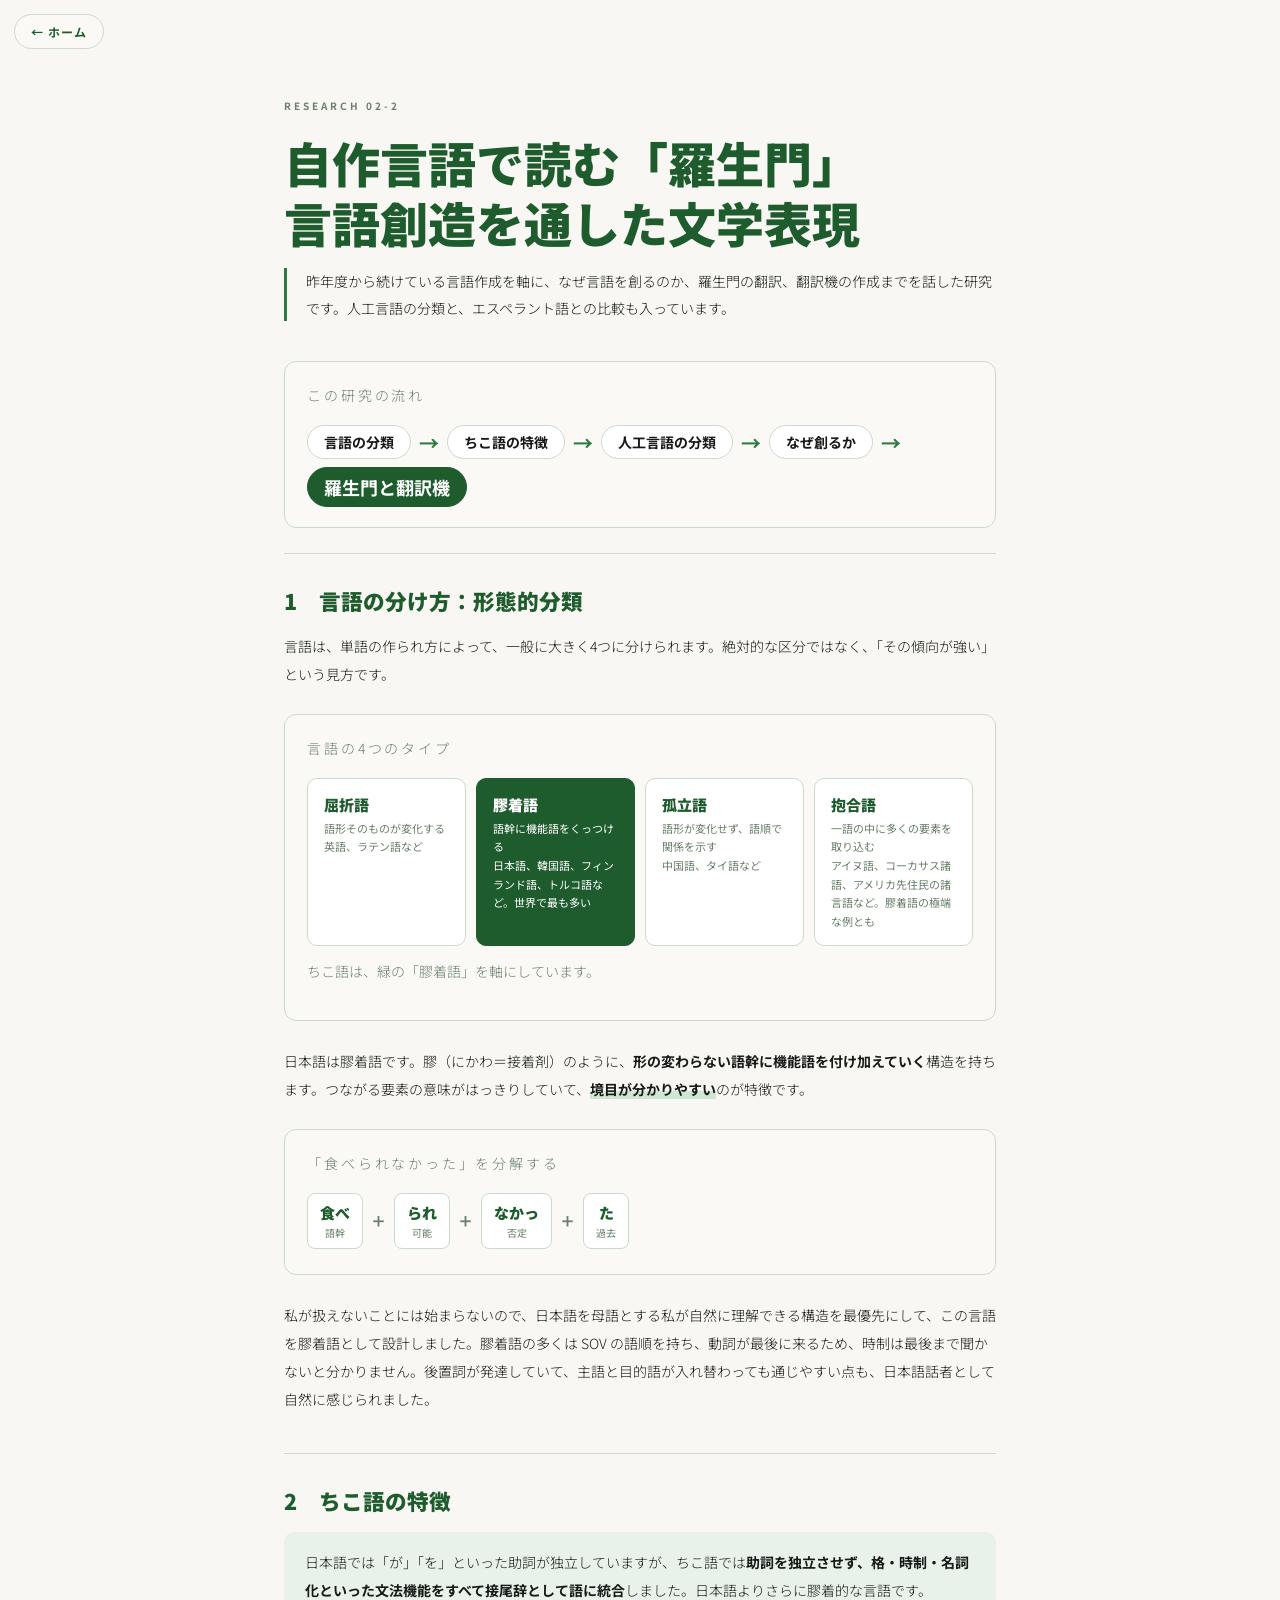
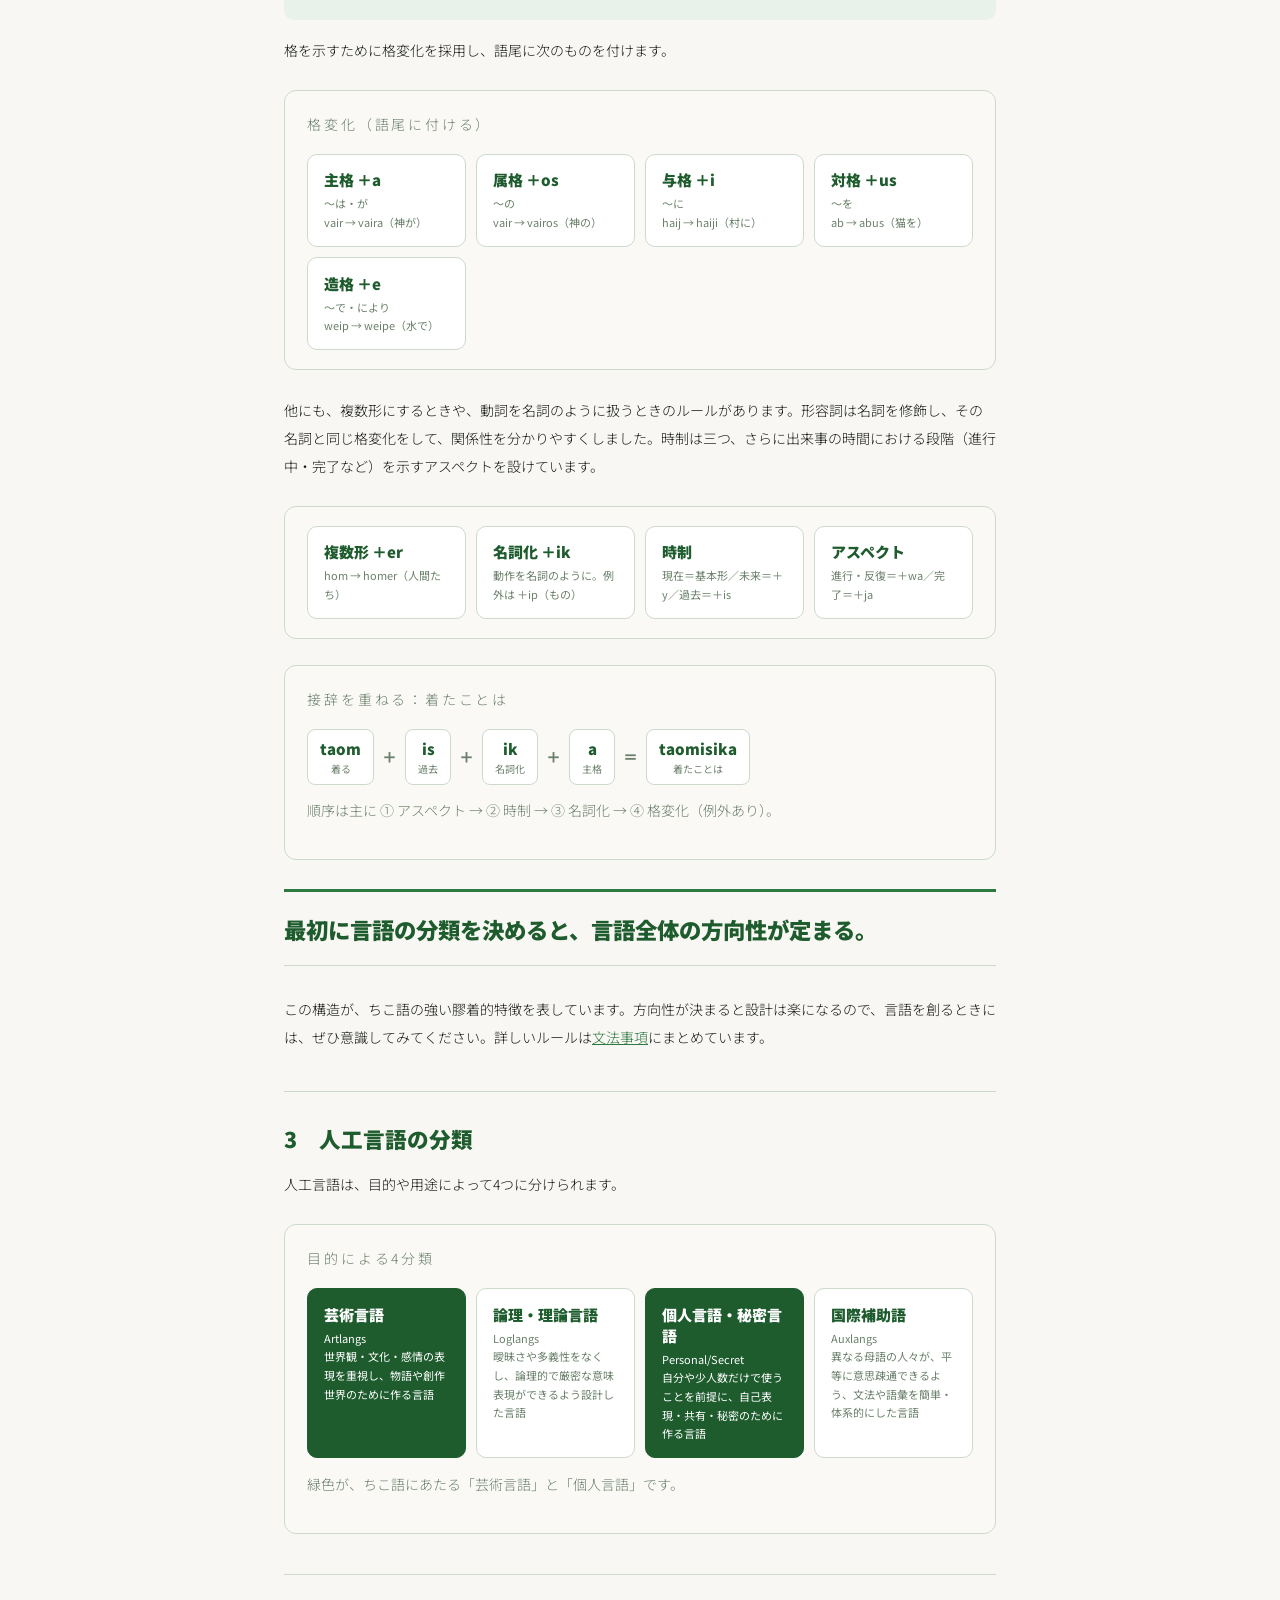
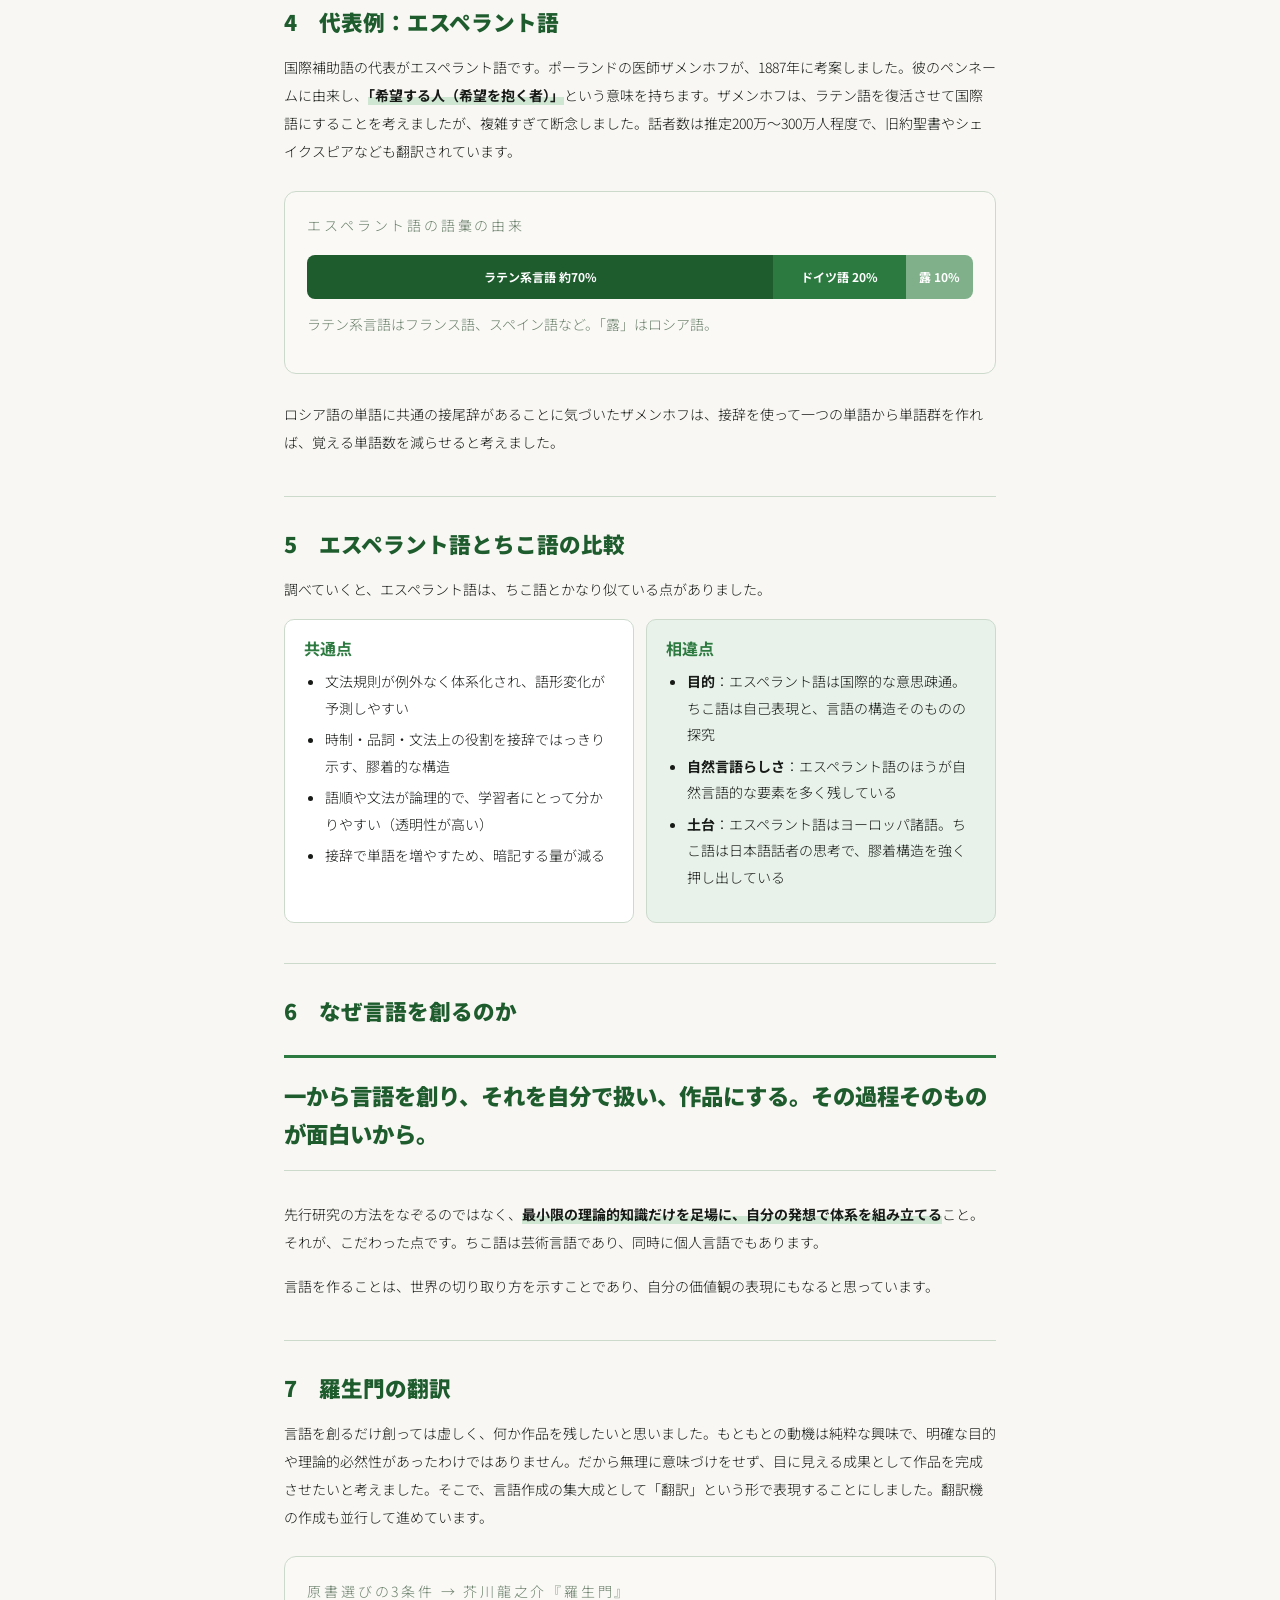
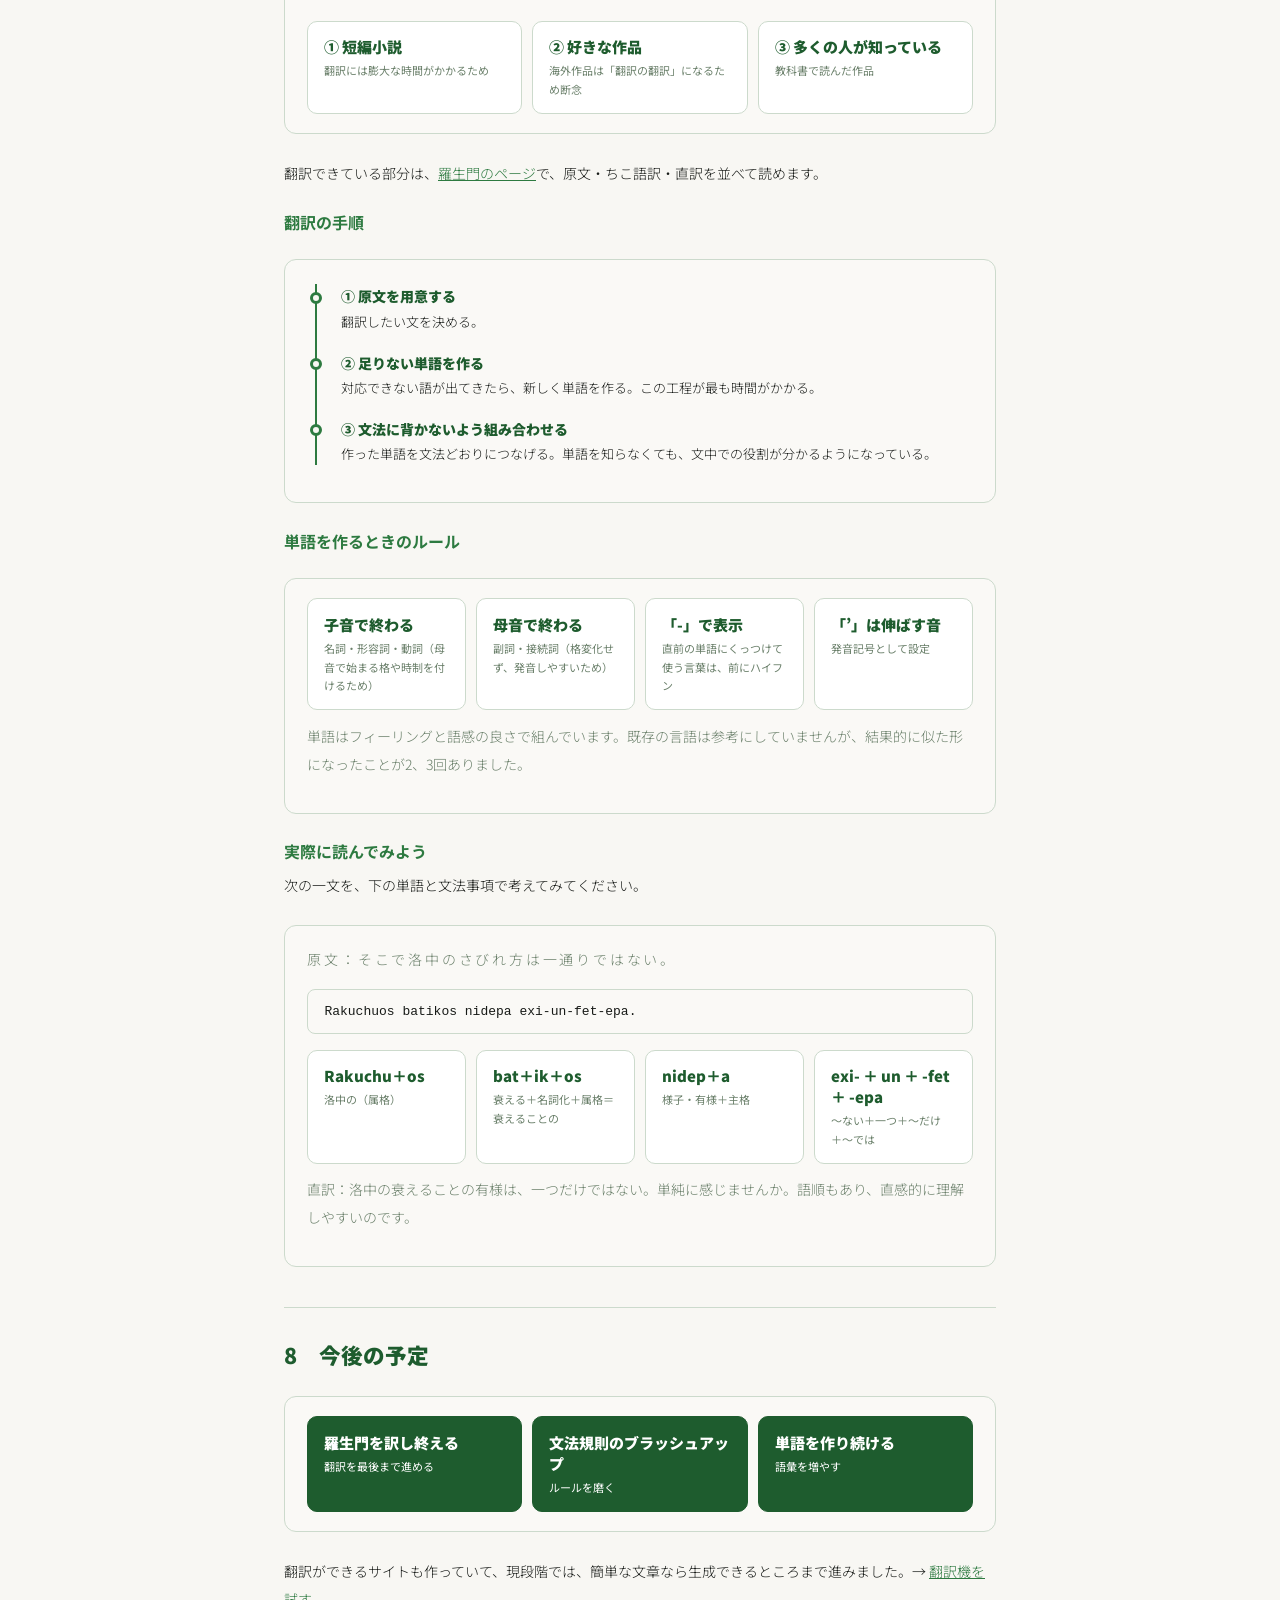
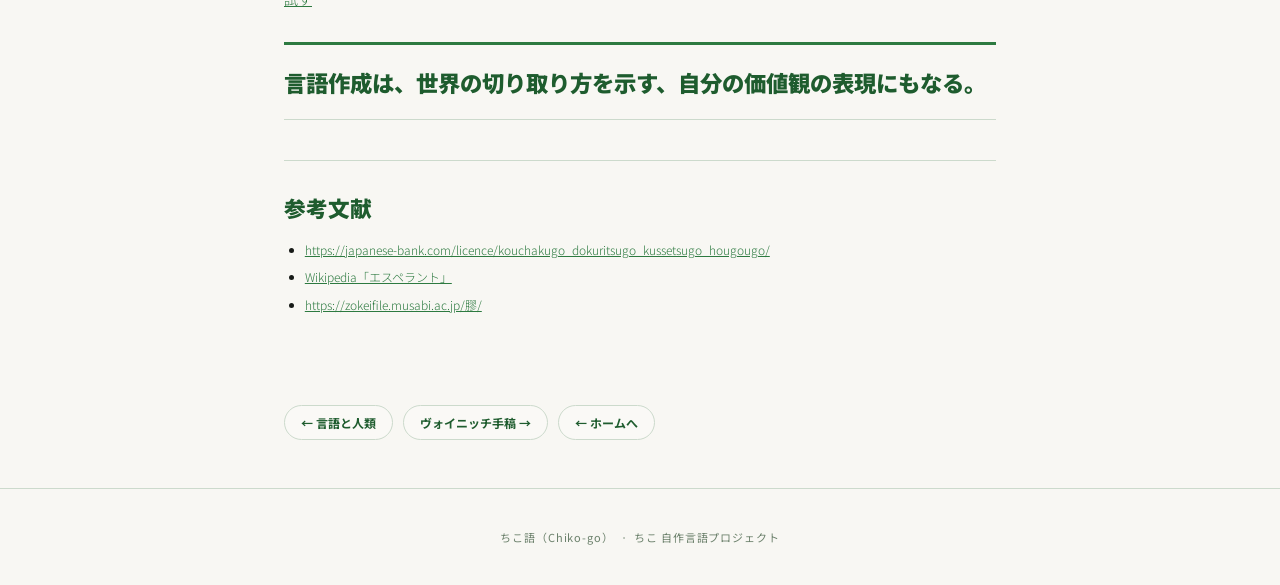
<file: research-conlang-types.html>
<!DOCTYPE html>
<html lang="ja">
<head>
<meta charset="UTF-8">
<meta name="viewport" content="width=device-width, initial-scale=1.0, viewport-fit=cover">
<title>自作言語で読む「羅生門」 | 研究 | ちこ語 Chiko-go</title>
<meta name="description" content="言語の形態的分類、ちこ語の特徴、人工言語の4分類、エスペラント語との比較、なぜ言語を創るのか、羅生門の翻訳と翻訳機作成までをまとめた研究。">
<link href="https://fonts.googleapis.com/css2?family=Noto+Sans+JP:wght@300;400;700;900&display=swap" rel="stylesheet">
<link rel="stylesheet" href="style.css">
</head>
<body>
<a href="index.html" class="home-btn">← ホーム</a>

<main class="article">
  <p class="eyebrow">Research 02-2</p>
  <h1>自作言語で読む「羅生門」<br>言語創造を通した文学表現</h1>
  <p class="lead">昨年度から続けている言語作成を軸に、なぜ言語を創るのか、羅生門の翻訳、翻訳機の作成までを話した研究です。人工言語の分類と、エスペラント語との比較も入っています。</p>

  <div class="fig">
    <p class="fig-title">この研究の流れ</p>
    <div class="chips2"><span>言語の分類</span><span class="arr">→</span><span>ちこ語の特徴</span><span class="arr">→</span><span>人工言語の分類</span><span class="arr">→</span><span>なぜ創るか</span><span class="arr">→</span><span class="big">羅生門と翻訳機</span></div>
  </div>

  <section>
    <h2>1　言語の分け方：形態的分類</h2>
    <p>言語は、単語の作られ方によって、一般に大きく4つに分けられます。絶対的な区分ではなく、「その傾向が強い」という見方です。</p>
    <div class="fig">
      <p class="fig-title">言語の4つのタイプ</p>
      <div class="mini-grid">
        <div class="mini"><b>屈折語</b><small>語形そのものが変化する<br>英語、ラテン語など</small></div>
        <div class="mini hi"><b>膠着語</b><small>語幹に機能語をくっつける<br>日本語、韓国語、フィンランド語、トルコ語など。世界で最も多い</small></div>
        <div class="mini"><b>孤立語</b><small>語形が変化せず、語順で関係を示す<br>中国語、タイ語など</small></div>
        <div class="mini"><b>抱合語</b><small>一語の中に多くの要素を取り込む<br>アイヌ語、コーカサス諸語、アメリカ先住民の諸言語など。膠着語の極端な例とも</small></div>
      </div>
      <p class="fig-note">ちこ語は、緑の「膠着語」を軸にしています。</p>
    </div>
    <p>日本語は膠着語です。膠（にかわ＝接着剤）のように、<b>形の変わらない語幹に機能語を付け加えていく</b>構造を持ちます。つながる要素の意味がはっきりしていて、<mark>境目が分かりやすい</mark>のが特徴です。</p>
    <div class="fig">
      <p class="fig-title">「食べられなかった」を分解する</p>
      <div class="stack"><span>食べ<small>語幹</small></span><span class="p">＋</span><span>られ<small>可能</small></span><span class="p">＋</span><span>なかっ<small>否定</small></span><span class="p">＋</span><span>た<small>過去</small></span></div>
    </div>
    <p>私が扱えないことには始まらないので、日本語を母語とする私が自然に理解できる構造を最優先にして、この言語を膠着語として設計しました。膠着語の多くは SOV の語順を持ち、動詞が最後に来るため、時制は最後まで聞かないと分かりません。後置詞が発達していて、主語と目的語が入れ替わっても通じやすい点も、日本語話者として自然に感じられました。</p>
  </section>

  <section>
    <h2>2　ちこ語の特徴</h2>
    <div class="box">
      <p>日本語では「が」「を」といった助詞が独立していますが、ちこ語では<b>助詞を独立させず、格・時制・名詞化といった文法機能をすべて接尾辞として語に統合</b>しました。日本語よりさらに膠着的な言語です。</p>
    </div>
    <p>格を示すために格変化を採用し、語尾に次のものを付けます。</p>
    <div class="fig">
      <p class="fig-title">格変化（語尾に付ける）</p>
      <div class="mini-grid">
        <div class="mini"><b>主格 ＋a</b><small>〜は・が<br>vair → vaira（神が）</small></div>
        <div class="mini"><b>属格 ＋os</b><small>〜の<br>vair → vairos（神の）</small></div>
        <div class="mini"><b>与格 ＋i</b><small>〜に<br>haij → haiji（村に）</small></div>
        <div class="mini"><b>対格 ＋us</b><small>〜を<br>ab → abus（猫を）</small></div>
        <div class="mini"><b>造格 ＋e</b><small>〜で・により<br>weip → weipe（水で）</small></div>
      </div>
    </div>
    <p>他にも、複数形にするときや、動詞を名詞のように扱うときのルールがあります。形容詞は名詞を修飾し、その名詞と同じ格変化をして、関係性を分かりやすくしました。時制は三つ、さらに出来事の時間における段階（進行中・完了など）を示すアスペクトを設けています。</p>
    <div class="fig">
      <div class="mini-grid">
        <div class="mini"><b>複数形 ＋er</b><small>hom → homer（人間たち）</small></div>
        <div class="mini"><b>名詞化 ＋ik</b><small>動作を名詞のように。例外は ＋ip（もの）</small></div>
        <div class="mini"><b>時制</b><small>現在＝基本形／未来＝＋y／過去＝＋is</small></div>
        <div class="mini"><b>アスペクト</b><small>進行・反復＝＋wa／完了＝＋ja</small></div>
      </div>
    </div>
    <div class="fig">
      <p class="fig-title">接辞を重ねる：着たことは</p>
      <div class="stack"><span>taom<small>着る</small></span><span class="p">＋</span><span>is<small>過去</small></span><span class="p">＋</span><span>ik<small>名詞化</small></span><span class="p">＋</span><span>a<small>主格</small></span><span class="p">＝</span><span>taomisika<small>着たことは</small></span></div>
      <p class="fig-note">順序は主に ① アスペクト → ② 時制 → ③ 名詞化 → ④ 格変化（例外あり）。</p>
    </div>
    <div class="pull">最初に言語の分類を決めると、言語全体の方向性が定まる。</div>
    <p>この構造が、ちこ語の強い膠着的特徴を表しています。方向性が決まると設計は楽になるので、言語を創るときには、ぜひ意識してみてください。詳しいルールは<a href="chiko_translator.html#grammar" style="color:var(--green2)">文法事項</a>にまとめています。</p>
  </section>

  <section>
    <h2>3　人工言語の分類</h2>
    <p>人工言語は、目的や用途によって4つに分けられます。</p>
    <div class="fig">
      <p class="fig-title">目的による4分類</p>
      <div class="mini-grid">
        <div class="mini hi"><b>芸術言語</b><small>Artlangs<br>世界観・文化・感情の表現を重視し、物語や創作世界のために作る言語</small></div>
        <div class="mini"><b>論理・理論言語</b><small>Loglangs<br>曖昧さや多義性をなくし、論理的で厳密な意味表現ができるよう設計した言語</small></div>
        <div class="mini hi"><b>個人言語・秘密言語</b><small>Personal/Secret<br>自分や少人数だけで使うことを前提に、自己表現・共有・秘密のために作る言語</small></div>
        <div class="mini"><b>国際補助語</b><small>Auxlangs<br>異なる母語の人々が、平等に意思疎通できるよう、文法や語彙を簡単・体系的にした言語</small></div>
      </div>
      <p class="fig-note">緑色が、ちこ語にあたる「芸術言語」と「個人言語」です。</p>
    </div>
  </section>

  <section>
    <h2>4　代表例：エスペラント語</h2>
    <p>国際補助語の代表がエスペラント語です。ポーランドの医師ザメンホフが、1887年に考案しました。彼のペンネームに由来し、<mark>「希望する人（希望を抱く者）」</mark>という意味を持ちます。ザメンホフは、ラテン語を復活させて国際語にすることを考えましたが、複雑すぎて断念しました。話者数は推定200万〜300万人程度で、旧約聖書やシェイクスピアなども翻訳されています。</p>
    <div class="fig">
      <p class="fig-title">エスペラント語の語彙の由来</p>
      <div class="bar-row"><span class="c1" style="width:70%">ラテン系言語 約70%</span><span class="c2" style="width:20%">ドイツ語 20%</span><span class="c3" style="width:10%">露 10%</span></div>
      <p class="fig-note">ラテン系言語はフランス語、スペイン語など。「露」はロシア語。</p>
    </div>
    <p>ロシア語の単語に共通の接尾辞があることに気づいたザメンホフは、接辞を使って一つの単語から単語群を作れば、覚える単語数を減らせると考えました。</p>
  </section>

  <section>
    <h2>5　エスペラント語とちこ語の比較</h2>
    <p>調べていくと、エスペラント語は、ちこ語とかなり似ている点がありました。</p>
    <div class="cmp">
      <div>
        <h3>共通点</h3>
        <ul>
          <li>文法規則が例外なく体系化され、語形変化が予測しやすい</li>
          <li>時制・品詞・文法上の役割を接辞ではっきり示す、膠着的な構造</li>
          <li>語順や文法が論理的で、学習者にとって分かりやすい（透明性が高い）</li>
          <li>接辞で単語を増やすため、暗記する量が減る</li>
        </ul>
      </div>
      <div>
        <h3>相違点</h3>
        <ul>
          <li><b>目的</b>：エスペラント語は国際的な意思疎通。ちこ語は自己表現と、言語の構造そのものの探究</li>
          <li><b>自然言語らしさ</b>：エスペラント語のほうが自然言語的な要素を多く残している</li>
          <li><b>土台</b>：エスペラント語はヨーロッパ諸語。ちこ語は日本語話者の思考で、膠着構造を強く押し出している</li>
        </ul>
      </div>
    </div>
  </section>

  <section>
    <h2>6　なぜ言語を創るのか</h2>
    <div class="pull">一から言語を創り、それを自分で扱い、作品にする。その過程そのものが面白いから。</div>
    <p>先行研究の方法をなぞるのではなく、<mark>最小限の理論的知識だけを足場に、自分の発想で体系を組み立てる</mark>こと。それが、こだわった点です。ちこ語は芸術言語であり、同時に個人言語でもあります。</p>
    <p>言語を作ることは、世界の切り取り方を示すことであり、自分の価値観の表現にもなると思っています。</p>
  </section>

  <section>
    <h2>7　羅生門の翻訳</h2>
    <p>言語を創るだけ創っては虚しく、何か作品を残したいと思いました。もともとの動機は純粋な興味で、明確な目的や理論的必然性があったわけではありません。だから無理に意味づけをせず、目に見える成果として作品を完成させたいと考えました。そこで、言語作成の集大成として「翻訳」という形で表現することにしました。翻訳機の作成も並行して進めています。</p>
    <div class="fig">
      <p class="fig-title">原書選びの3条件 → 芥川龍之介『羅生門』</p>
      <div class="mini-grid">
        <div class="mini"><b>① 短編小説</b><small>翻訳には膨大な時間がかかるため</small></div>
        <div class="mini"><b>② 好きな作品</b><small>海外作品は「翻訳の翻訳」になるため断念</small></div>
        <div class="mini"><b>③ 多くの人が知っている</b><small>教科書で読んだ作品</small></div>
      </div>
    </div>
    <p>翻訳できている部分は、<a href="chiko_translator.html#rashoumon" style="color:var(--green2)">羅生門のページ</a>で、原文・ちこ語訳・直訳を並べて読めます。</p>

    <h3>翻訳の手順</h3>
    <div class="fig">
      <ul class="tl">
        <li><span class="yr">① 原文を用意する</span>翻訳したい文を決める。</li>
        <li><span class="yr">② 足りない単語を作る</span>対応できない語が出てきたら、新しく単語を作る。この工程が最も時間がかかる。</li>
        <li><span class="yr">③ 文法に背かないよう組み合わせる</span>作った単語を文法どおりにつなげる。単語を知らなくても、文中での役割が分かるようになっている。</li>
      </ul>
    </div>

    <h3>単語を作るときのルール</h3>
    <div class="fig">
      <div class="mini-grid">
        <div class="mini"><b>子音で終わる</b><small>名詞・形容詞・動詞（母音で始まる格や時制を付けるため）</small></div>
        <div class="mini"><b>母音で終わる</b><small>副詞・接続詞（格変化せず、発音しやすいため）</small></div>
        <div class="mini"><b>「-」で表示</b><small>直前の単語にくっつけて使う言葉は、前にハイフン</small></div>
        <div class="mini"><b>「’」は伸ばす音</b><small>発音記号として設定</small></div>
      </div>
      <p class="fig-note">単語はフィーリングと語感の良さで組んでいます。既存の言語は参考にしていませんが、結果的に似た形になったことが2、3回ありました。</p>
    </div>

    <h3>実際に読んでみよう</h3>
    <p>次の一文を、下の単語と文法事項で考えてみてください。</p>
    <div class="fig">
      <p class="fig-title">原文：そこで洛中のさびれ方は一通りではない。</p>
      <div class="ex">Rakuchuos batikos nidepa exi-un-fet-epa.</div>
      <div class="mini-grid">
        <div class="mini"><b>Rakuchu＋os</b><small>洛中の（属格）</small></div>
        <div class="mini"><b>bat＋ik＋os</b><small>衰える＋名詞化＋属格＝衰えることの</small></div>
        <div class="mini"><b>nidep＋a</b><small>様子・有様＋主格</small></div>
        <div class="mini"><b>exi- ＋ un ＋ -fet ＋ -epa</b><small>〜ない＋一つ＋〜だけ＋〜では</small></div>
      </div>
      <p class="fig-note">直訳：洛中の衰えることの有様は、一つだけではない。単純に感じませんか。語順もあり、直感的に理解しやすいのです。</p>
    </div>
  </section>

  <section>
    <h2>8　今後の予定</h2>
    <div class="fig">
      <div class="mini-grid">
        <div class="mini hi"><b>羅生門を訳し終える</b><small>翻訳を最後まで進める</small></div>
        <div class="mini hi"><b>文法規則のブラッシュアップ</b><small>ルールを磨く</small></div>
        <div class="mini hi"><b>単語を作り続ける</b><small>語彙を増やす</small></div>
      </div>
    </div>
    <p>翻訳ができるサイトも作っていて、現段階では、簡単な文章なら生成できるところまで進みました。→ <a href="chiko_translator.html#translate" style="color:var(--green2)">翻訳機を試す</a></p>
    <div class="pull">言語作成は、世界の切り取り方を示す、自分の価値観の表現にもなる。</div>
  </section>

  <section>
    <h2>参考文献</h2>
    <ul class="refs">
      <li><a href="https://japanese-bank.com/licence/kouchakugo_dokuritsugo_kussetsugo_hougougo/">https://japanese-bank.com/licence/kouchakugo_dokuritsugo_kussetsugo_hougougo/</a></li>
      <li><a href="https://ja.wikipedia.org/wiki/%E3%82%A8%E3%82%B9%E3%83%9A%E3%83%A9%E3%83%B3%E3%83%88">Wikipedia「エスペラント」</a></li>
      <li><a href="https://zokeifile.musabi.ac.jp/%E8%86%A0/">https://zokeifile.musabi.ac.jp/膠/</a></li>
    </ul>
  </section>
</main>

<nav class="pager">
  <a href="research-language.html">← 言語と人類</a>
  <a href="research-voynich.html">ヴォイニッチ手稿 →</a>
  <a href="index.html">← ホームへ</a>
</nav>
<footer>ちこ語（Chiko-go）&ensp;·&ensp;ちこ 自作言語プロジェクト</footer>
</body>
</html>
</file>
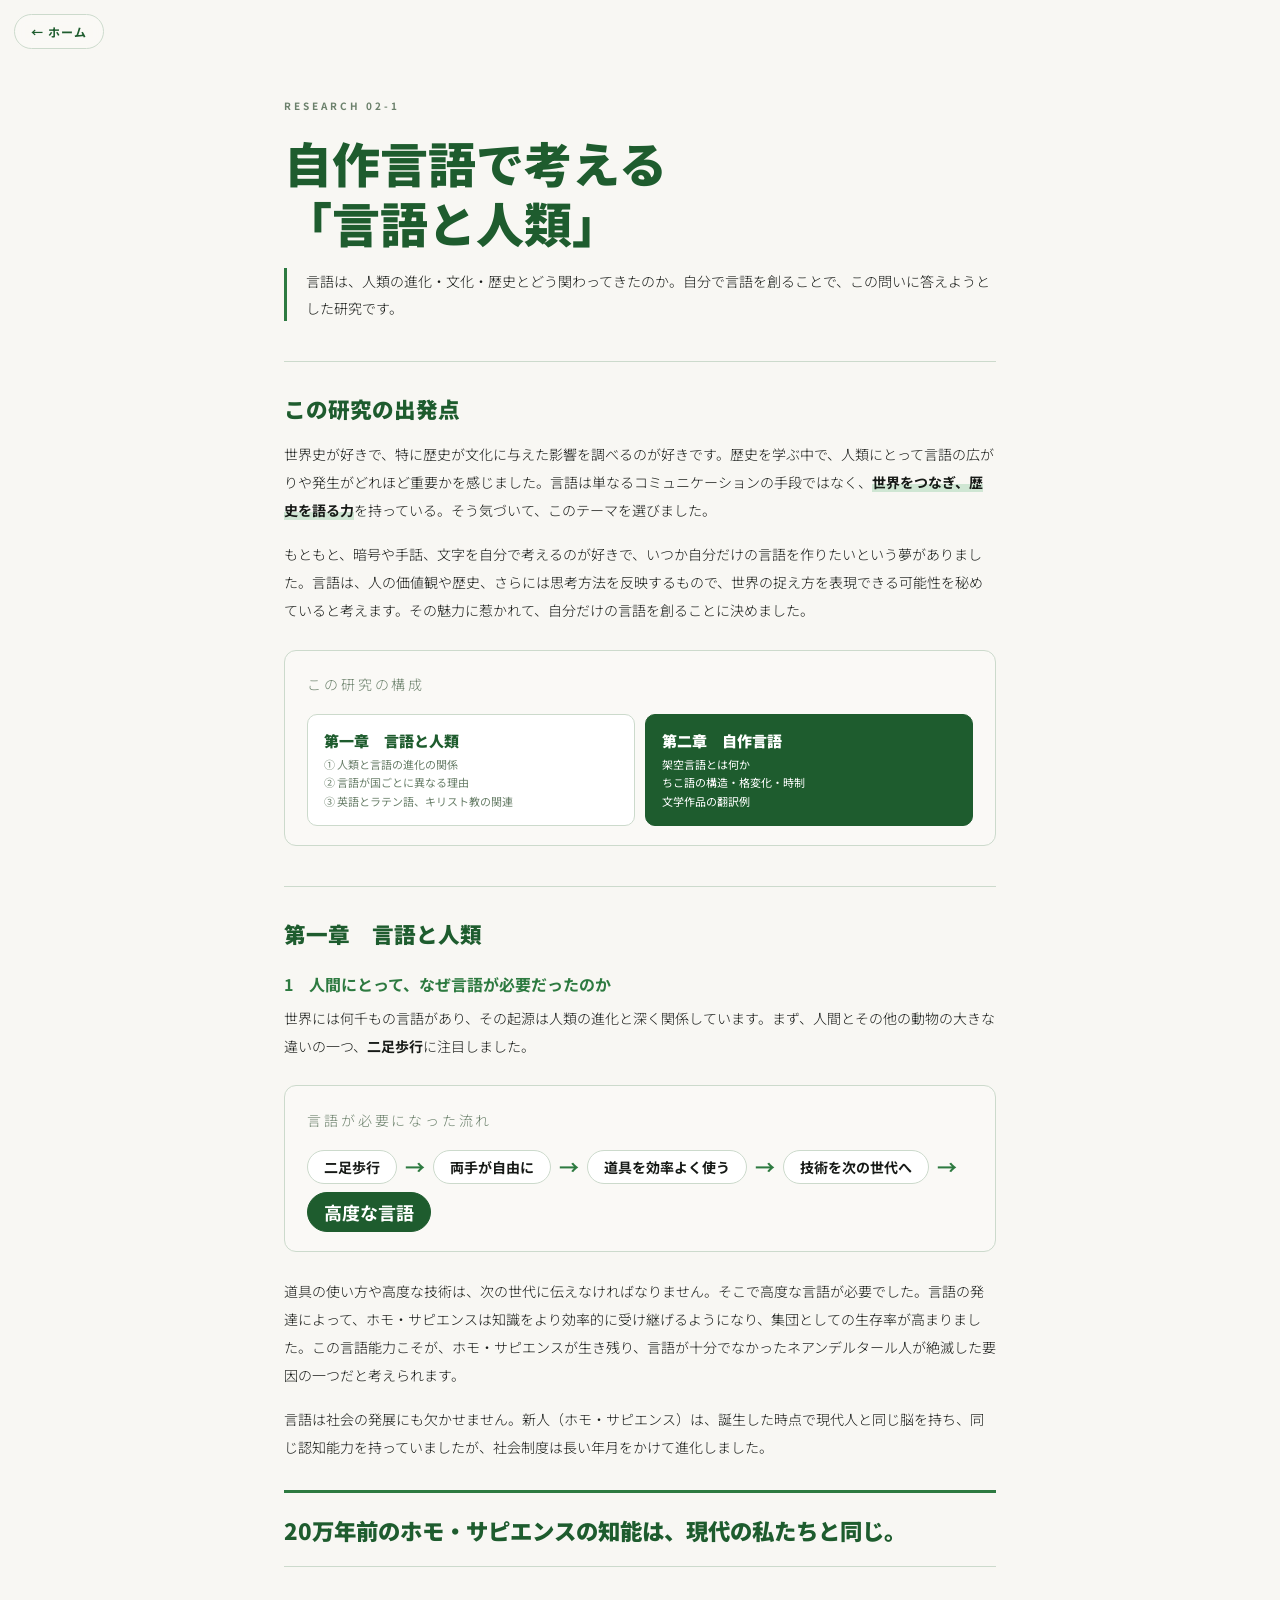
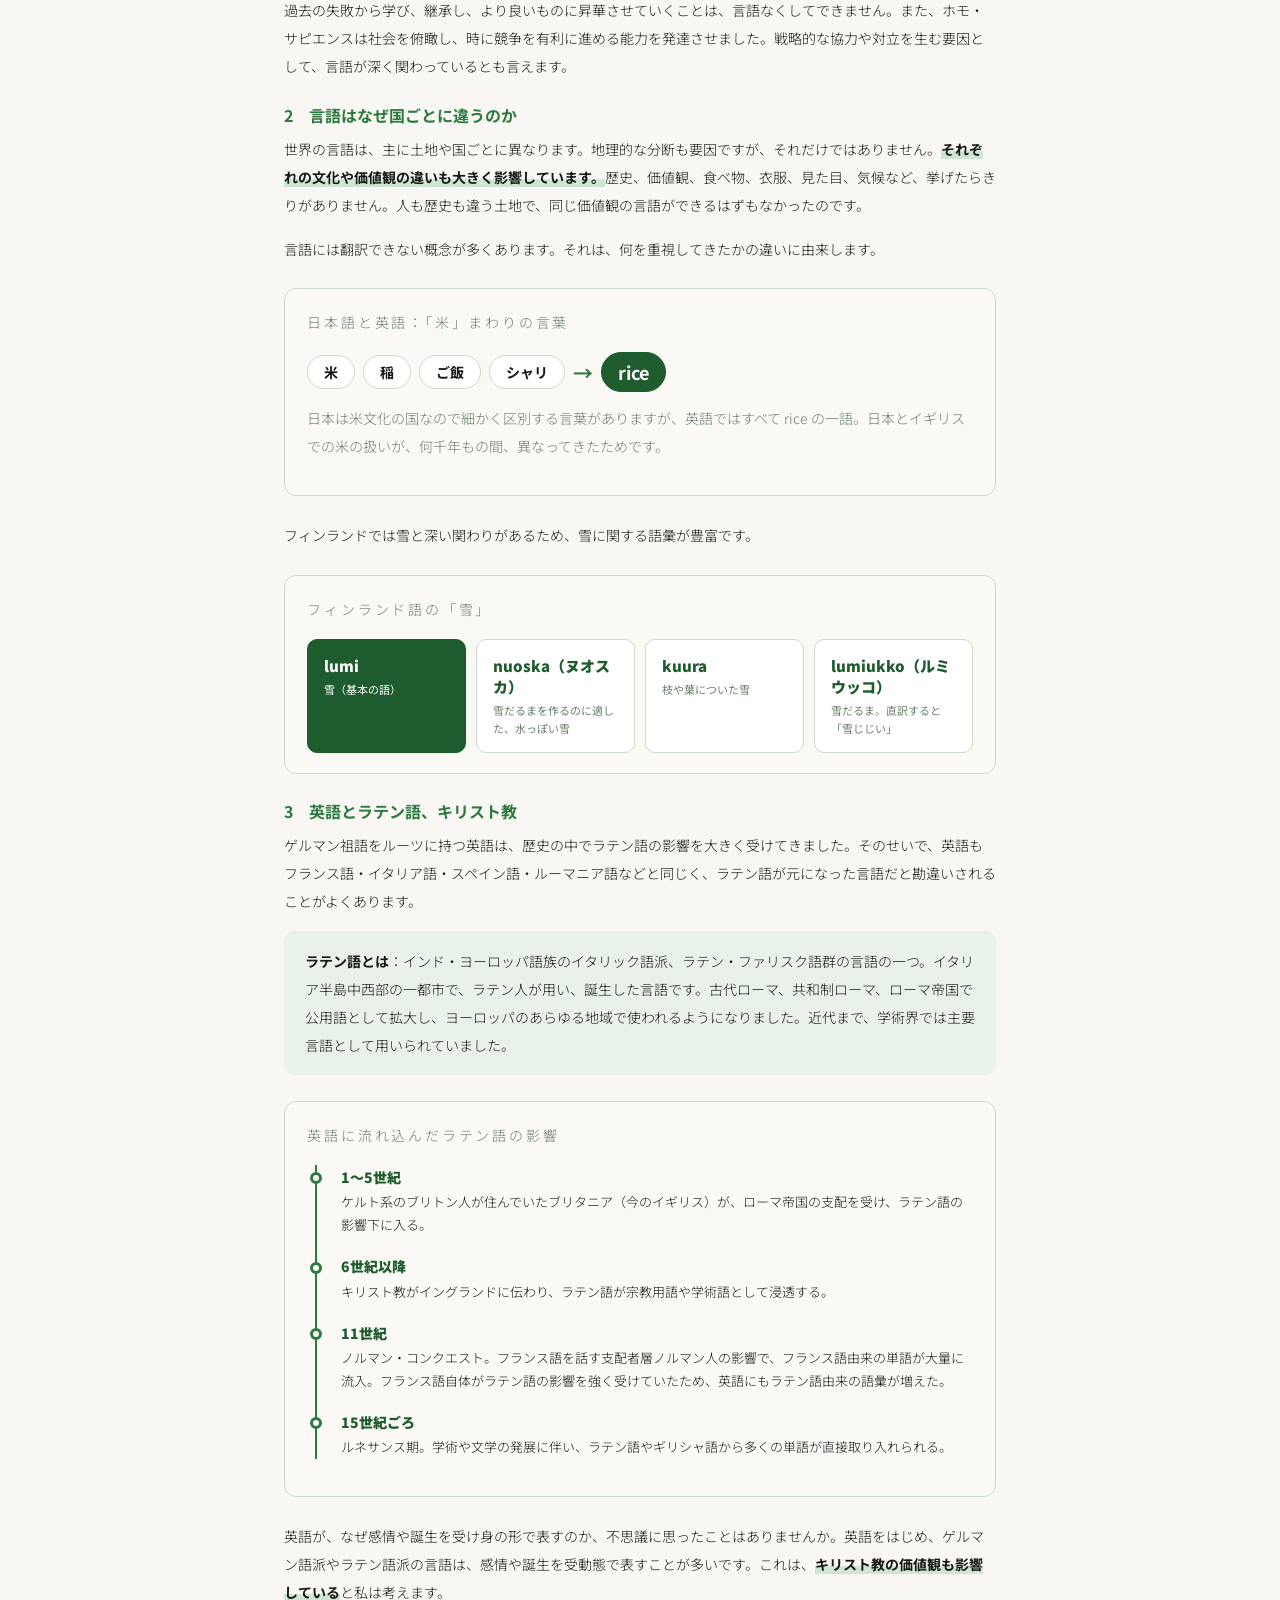
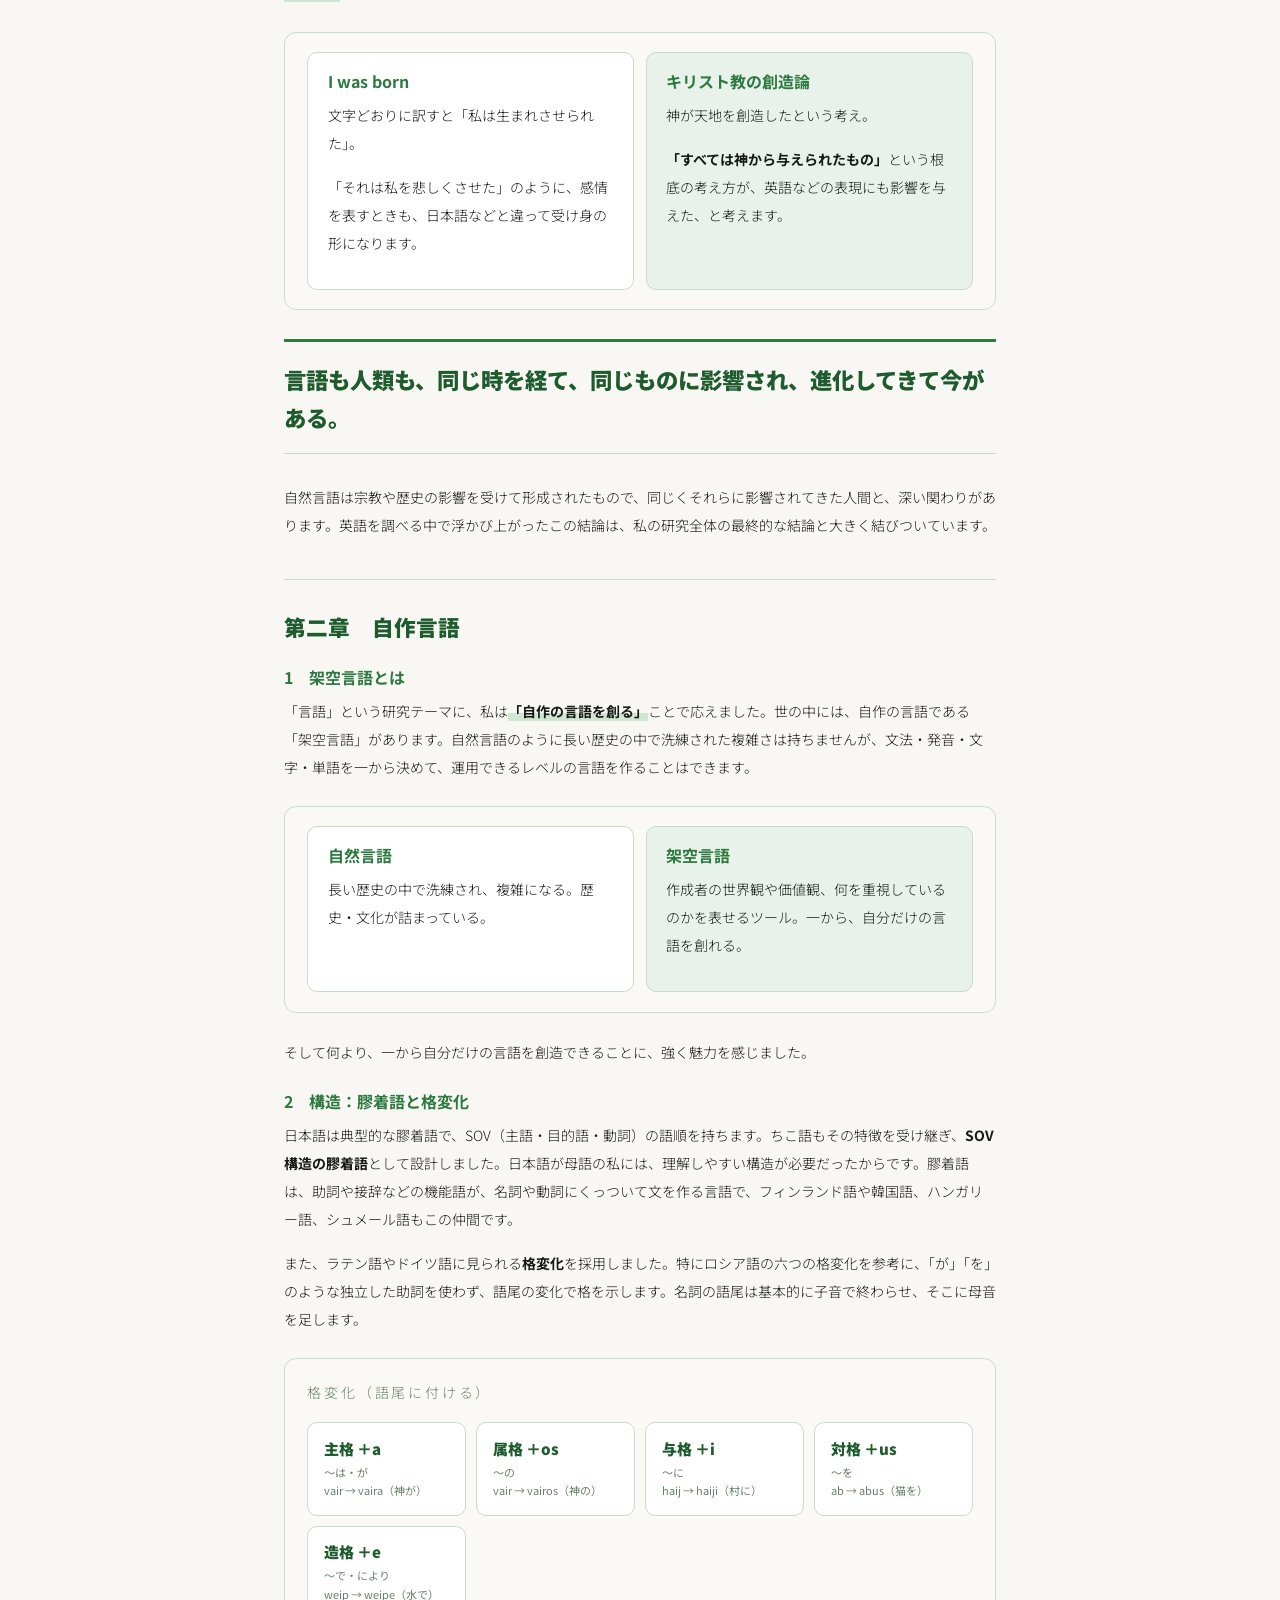
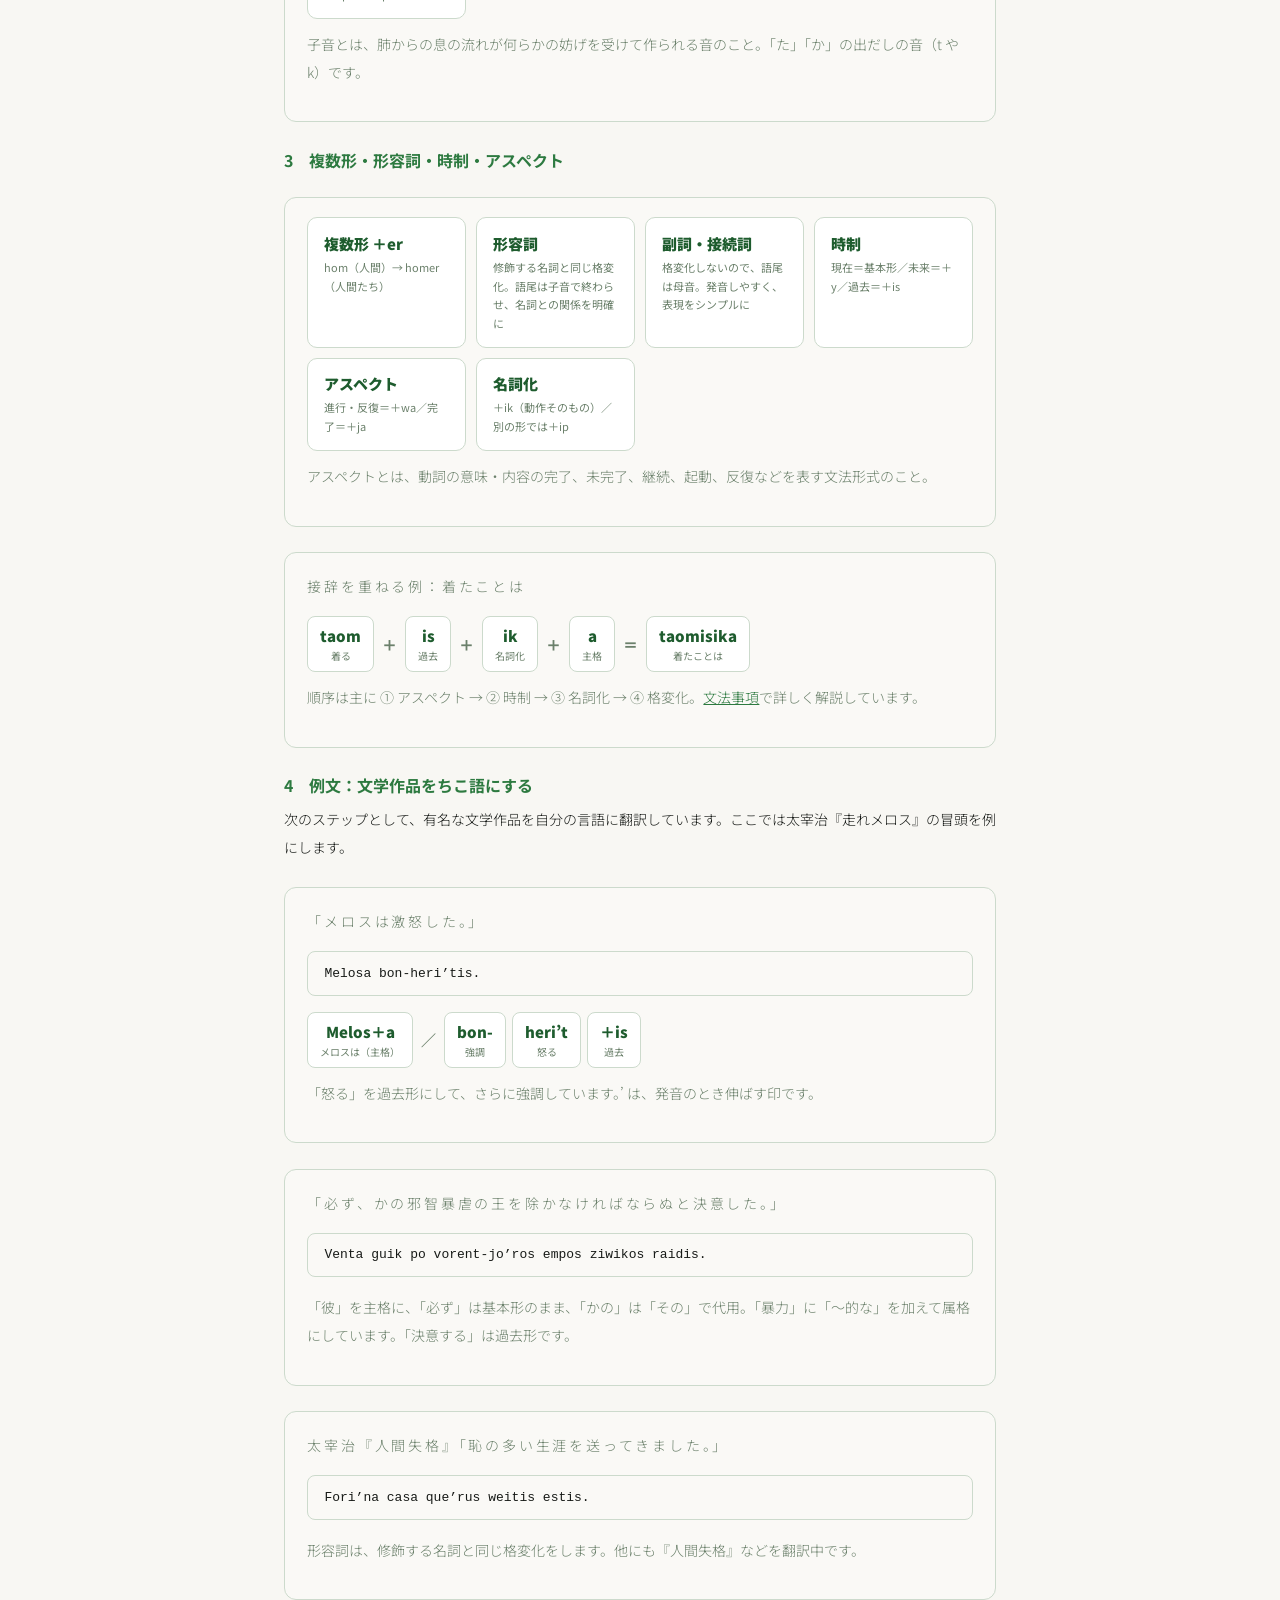
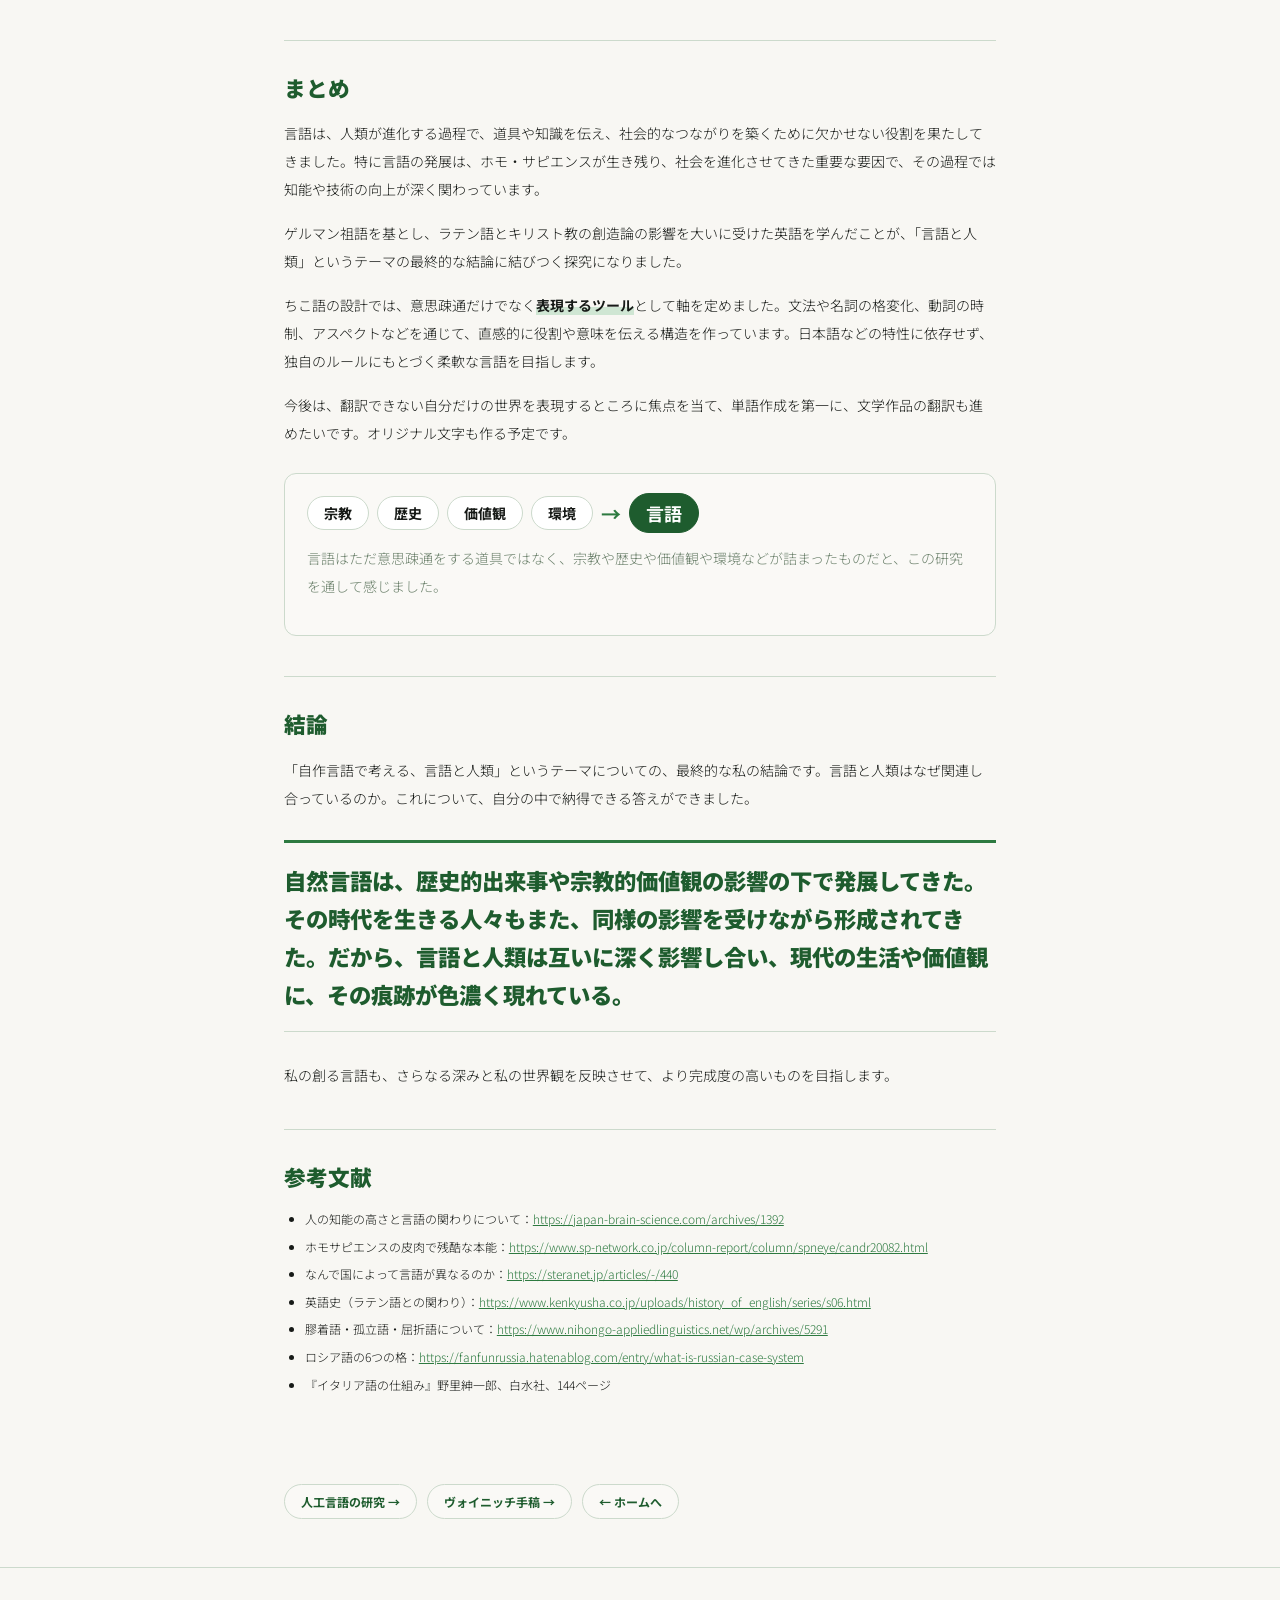
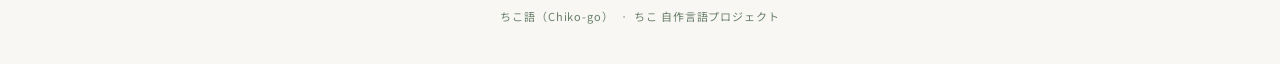
<file: research-language.html>
<!DOCTYPE html> 
<html lang="ja">
<head>
<meta charset="UTF-8">
<meta name="viewport" content="width=device-width, initial-scale=1.0, viewport-fit=cover">
<title>言語と人類 | 研究 | ちこ語 Chiko-go</title>
<meta name="description" content="自作言語で考える「言語と人類」。人類の進化と言語、文化と言語の違い、英語とラテン語・キリスト教の関係、そして自作言語の設計までをまとめた研究。">
<link href="https://fonts.googleapis.com/css2?family=Noto+Sans+JP:wght@300;400;700;900&display=swap" rel="stylesheet">
<link rel="stylesheet" href="style.css">
</head>
<body>
<a href="index.html" class="home-btn">← ホーム</a>

<main class="article">
  <p class="eyebrow">Research 02-1</p>
  <h1>自作言語で考える<br>「言語と人類」</h1>
  <p class="lead">言語は、人類の進化・文化・歴史とどう関わってきたのか。自分で言語を創ることで、この問いに答えようとした研究です。</p>

  <section>
    <h2>この研究の出発点</h2>
    <p>世界史が好きで、特に歴史が文化に与えた影響を調べるのが好きです。歴史を学ぶ中で、人類にとって言語の広がりや発生がどれほど重要かを感じました。言語は単なるコミュニケーションの手段ではなく、<mark>世界をつなぎ、歴史を語る力</mark>を持っている。そう気づいて、このテーマを選びました。</p>
    <p>もともと、暗号や手話、文字を自分で考えるのが好きで、いつか自分だけの言語を作りたいという夢がありました。言語は、人の価値観や歴史、さらには思考方法を反映するもので、世界の捉え方を表現できる可能性を秘めていると考えます。その魅力に惹かれて、自分だけの言語を創ることに決めました。</p>
    <div class="fig">
      <p class="fig-title">この研究の構成</p>
      <div class="mini-grid">
        <div class="mini"><b>第一章　言語と人類</b><small>① 人類と言語の進化の関係<br>② 言語が国ごとに異なる理由<br>③ 英語とラテン語、キリスト教の関連</small></div>
        <div class="mini hi"><b>第二章　自作言語</b><small>架空言語とは何か<br>ちこ語の構造・格変化・時制<br>文学作品の翻訳例</small></div>
      </div>
    </div>
  </section>

  <section>
    <h2>第一章　言語と人類</h2>

    <h3>1　人間にとって、なぜ言語が必要だったのか</h3>
    <p>世界には何千もの言語があり、その起源は人類の進化と深く関係しています。まず、人間とその他の動物の大きな違いの一つ、<b>二足歩行</b>に注目しました。</p>
    <div class="fig">
      <p class="fig-title">言語が必要になった流れ</p>
      <div class="chips2"><span>二足歩行</span><span class="arr">→</span><span>両手が自由に</span><span class="arr">→</span><span>道具を効率よく使う</span><span class="arr">→</span><span>技術を次の世代へ</span><span class="arr">→</span><span class="big">高度な言語</span></div>
    </div>
    <p>道具の使い方や高度な技術は、次の世代に伝えなければなりません。そこで高度な言語が必要でした。言語の発達によって、ホモ・サピエンスは知識をより効率的に受け継げるようになり、集団としての生存率が高まりました。この言語能力こそが、ホモ・サピエンスが生き残り、言語が十分でなかったネアンデルタール人が絶滅した要因の一つだと考えられます。</p>
    <p>言語は社会の発展にも欠かせません。新人（ホモ・サピエンス）は、誕生した時点で現代人と同じ脳を持ち、同じ認知能力を持っていましたが、社会制度は長い年月をかけて進化しました。</p>
    <div class="pull">20万年前のホモ・サピエンスの知能は、現代の私たちと同じ。</div>
    <p>過去の失敗から学び、継承し、より良いものに昇華させていくことは、言語なくしてできません。また、ホモ・サピエンスは社会を俯瞰し、時に競争を有利に進める能力を発達させました。戦略的な協力や対立を生む要因として、言語が深く関わっているとも言えます。</p>

    <h3>2　言語はなぜ国ごとに違うのか</h3>
    <p>世界の言語は、主に土地や国ごとに異なります。地理的な分断も要因ですが、それだけではありません。<mark>それぞれの文化や価値観の違いも大きく影響しています。</mark>歴史、価値観、食べ物、衣服、見た目、気候など、挙げたらきりがありません。人も歴史も違う土地で、同じ価値観の言語ができるはずもなかったのです。</p>
    <p>言語には翻訳できない概念が多くあります。それは、何を重視してきたかの違いに由来します。</p>
    <div class="fig">
      <p class="fig-title">日本語と英語：「米」まわりの言葉</p>
      <div class="chips2"><span>米</span><span>稲</span><span>ご飯</span><span>シャリ</span><span class="arr">→</span><span class="big">rice</span></div>
      <p class="fig-note">日本は米文化の国なので細かく区別する言葉がありますが、英語ではすべて rice の一語。日本とイギリスでの米の扱いが、何千年もの間、異なってきたためです。</p>
    </div>
    <p>フィンランドでは雪と深い関わりがあるため、雪に関する語彙が豊富です。</p>
    <div class="fig">
      <p class="fig-title">フィンランド語の「雪」</p>
      <div class="mini-grid">
        <div class="mini hi"><b>lumi</b><small>雪（基本の語）</small></div>
        <div class="mini"><b>nuoska（ヌオスカ）</b><small>雪だるまを作るのに適した、水っぽい雪</small></div>
        <div class="mini"><b>kuura</b><small>枝や葉についた雪</small></div>
        <div class="mini"><b>lumiukko（ルミウッコ）</b><small>雪だるま。直訳すると「雪じじい」</small></div>
      </div>
    </div>

    <h3>3　英語とラテン語、キリスト教</h3>
    <p>ゲルマン祖語をルーツに持つ英語は、歴史の中でラテン語の影響を大きく受けてきました。そのせいで、英語もフランス語・イタリア語・スペイン語・ルーマニア語などと同じく、ラテン語が元になった言語だと勘違いされることがよくあります。</p>
    <div class="box">
      <p><b>ラテン語とは</b>：インド・ヨーロッパ語族のイタリック語派、ラテン・ファリスク語群の言語の一つ。イタリア半島中西部の一都市で、ラテン人が用い、誕生した言語です。古代ローマ、共和制ローマ、ローマ帝国で公用語として拡大し、ヨーロッパのあらゆる地域で使われるようになりました。近代まで、学術界では主要言語として用いられていました。</p>
    </div>
    <div class="fig">
      <p class="fig-title">英語に流れ込んだラテン語の影響</p>
      <ul class="tl">
        <li><span class="yr">1〜5世紀</span>ケルト系のブリトン人が住んでいたブリタニア（今のイギリス）が、ローマ帝国の支配を受け、ラテン語の影響下に入る。</li>
        <li><span class="yr">6世紀以降</span>キリスト教がイングランドに伝わり、ラテン語が宗教用語や学術語として浸透する。</li>
        <li><span class="yr">11世紀</span>ノルマン・コンクエスト。フランス語を話す支配者層ノルマン人の影響で、フランス語由来の単語が大量に流入。フランス語自体がラテン語の影響を強く受けていたため、英語にもラテン語由来の語彙が増えた。</li>
        <li><span class="yr">15世紀ごろ</span>ルネサンス期。学術や文学の発展に伴い、ラテン語やギリシャ語から多くの単語が直接取り入れられる。</li>
      </ul>
    </div>
    <p>英語が、なぜ感情や誕生を受け身の形で表すのか、不思議に思ったことはありませんか。英語をはじめ、ゲルマン語派やラテン語派の言語は、感情や誕生を受動態で表すことが多いです。これは、<mark>キリスト教の価値観も影響している</mark>と私は考えます。</p>
    <div class="fig">
      <div class="cmp">
        <div><h3>I was born</h3><p>文字どおりに訳すと「私は生まれさせられた」。</p><p>「それは私を悲しくさせた」のように、感情を表すときも、日本語などと違って受け身の形になります。</p></div>
        <div><h3>キリスト教の創造論</h3><p>神が天地を創造したという考え。</p><p><b>「すべては神から与えられたもの」</b>という根底の考え方が、英語などの表現にも影響を与えた、と考えます。</p></div>
      </div>
    </div>
    <div class="pull">言語も人類も、同じ時を経て、同じものに影響され、進化してきて今がある。</div>
    <p>自然言語は宗教や歴史の影響を受けて形成されたもので、同じくそれらに影響されてきた人間と、深い関わりがあります。英語を調べる中で浮かび上がったこの結論は、私の研究全体の最終的な結論と大きく結びついています。</p>
  </section>

  <section>
    <h2>第二章　自作言語</h2>

    <h3>1　架空言語とは</h3>
    <p>「言語」という研究テーマに、私は<mark>「自作の言語を創る」</mark>ことで応えました。世の中には、自作の言語である「架空言語」があります。自然言語のように長い歴史の中で洗練された複雑さは持ちませんが、文法・発音・文字・単語を一から決めて、運用できるレベルの言語を作ることはできます。</p>
    <div class="fig">
      <div class="cmp">
        <div><h3>自然言語</h3><p>長い歴史の中で洗練され、複雑になる。歴史・文化が詰まっている。</p></div>
        <div><h3>架空言語</h3><p>作成者の世界観や価値観、何を重視しているのかを表せるツール。一から、自分だけの言語を創れる。</p></div>
      </div>
    </div>
    <p>そして何より、一から自分だけの言語を創造できることに、強く魅力を感じました。</p>

    <h3>2　構造：膠着語と格変化</h3>
    <p>日本語は典型的な膠着語で、SOV（主語・目的語・動詞）の語順を持ちます。ちこ語もその特徴を受け継ぎ、<b>SOV構造の膠着語</b>として設計しました。日本語が母語の私には、理解しやすい構造が必要だったからです。膠着語は、助詞や接辞などの機能語が、名詞や動詞にくっついて文を作る言語で、フィンランド語や韓国語、ハンガリー語、シュメール語もこの仲間です。</p>
    <p>また、ラテン語やドイツ語に見られる<b>格変化</b>を採用しました。特にロシア語の六つの格変化を参考に、「が」「を」のような独立した助詞を使わず、語尾の変化で格を示します。名詞の語尾は基本的に子音で終わらせ、そこに母音を足します。</p>
    <div class="fig">
      <p class="fig-title">格変化（語尾に付ける）</p>
      <div class="mini-grid">
        <div class="mini"><b>主格 ＋a</b><small>〜は・が<br>vair → vaira（神が）</small></div>
        <div class="mini"><b>属格 ＋os</b><small>〜の<br>vair → vairos（神の）</small></div>
        <div class="mini"><b>与格 ＋i</b><small>〜に<br>haij → haiji（村に）</small></div>
        <div class="mini"><b>対格 ＋us</b><small>〜を<br>ab → abus（猫を）</small></div>
        <div class="mini"><b>造格 ＋e</b><small>〜で・により<br>weip → weipe（水で）</small></div>
      </div>
      <p class="fig-note">子音とは、肺からの息の流れが何らかの妨げを受けて作られる音のこと。「た」「か」の出だしの音（t や k）です。</p>
    </div>

    <h3>3　複数形・形容詞・時制・アスペクト</h3>
    <div class="fig">
      <div class="mini-grid">
        <div class="mini"><b>複数形 ＋er</b><small>hom（人間）→ homer（人間たち）</small></div>
        <div class="mini"><b>形容詞</b><small>修飾する名詞と同じ格変化。語尾は子音で終わらせ、名詞との関係を明確に</small></div>
        <div class="mini"><b>副詞・接続詞</b><small>格変化しないので、語尾は母音。発音しやすく、表現をシンプルに</small></div>
        <div class="mini"><b>時制</b><small>現在＝基本形／未来＝＋y／過去＝＋is</small></div>
        <div class="mini"><b>アスペクト</b><small>進行・反復＝＋wa／完了＝＋ja</small></div>
        <div class="mini"><b>名詞化</b><small>＋ik（動作そのもの）／別の形では＋ip</small></div>
      </div>
      <p class="fig-note">アスペクトとは、動詞の意味・内容の完了、未完了、継続、起動、反復などを表す文法形式のこと。</p>
    </div>
    <div class="fig">
      <p class="fig-title">接辞を重ねる例：着たことは</p>
      <div class="stack"><span>taom<small>着る</small></span><span class="p">＋</span><span>is<small>過去</small></span><span class="p">＋</span><span>ik<small>名詞化</small></span><span class="p">＋</span><span>a<small>主格</small></span><span class="p">＝</span><span>taomisika<small>着たことは</small></span></div>
      <p class="fig-note">順序は主に ① アスペクト → ② 時制 → ③ 名詞化 → ④ 格変化。<a href="chiko_translator.html#grammar" style="color:var(--green2)">文法事項</a>で詳しく解説しています。</p>
    </div>

    <h3>4　例文：文学作品をちこ語にする</h3>
    <p>次のステップとして、有名な文学作品を自分の言語に翻訳しています。ここでは太宰治『走れメロス』の冒頭を例にします。</p>
    <div class="fig">
      <p class="fig-title">「メロスは激怒した。」</p>
      <div class="ex">Melosa bon-heri’tis.</div>
      <div class="stack"><span>Melos＋a<small>メロスは（主格）</small></span><span class="p">／</span><span>bon-<small>強調</small></span><span>heri’t<small>怒る</small></span><span>＋is<small>過去</small></span></div>
      <p class="fig-note">「怒る」を過去形にして、さらに強調しています。’ は、発音のとき伸ばす印です。</p>
    </div>
    <div class="fig">
      <p class="fig-title">「必ず、かの邪智暴虐の王を除かなければならぬと決意した。」</p>
      <div class="ex">Venta guik po vorent-jo’ros empos ziwikos raidis.</div>
      <p class="fig-note">「彼」を主格に、「必ず」は基本形のまま、「かの」は「その」で代用。「暴力」に「〜的な」を加えて属格にしています。「決意する」は過去形です。</p>
    </div>
    <div class="fig">
      <p class="fig-title">太宰治『人間失格』「恥の多い生涯を送ってきました。」</p>
      <div class="ex">Fori’na casa que’rus weitis estis.</div>
      <p class="fig-note">形容詞は、修飾する名詞と同じ格変化をします。他にも『人間失格』などを翻訳中です。</p>
    </div>
  </section>

  <section>
    <h2>まとめ</h2>
    <p>言語は、人類が進化する過程で、道具や知識を伝え、社会的なつながりを築くために欠かせない役割を果たしてきました。特に言語の発展は、ホモ・サピエンスが生き残り、社会を進化させてきた重要な要因で、その過程では知能や技術の向上が深く関わっています。</p>
    <p>ゲルマン祖語を基とし、ラテン語とキリスト教の創造論の影響を大いに受けた英語を学んだことが、「言語と人類」というテーマの最終的な結論に結びつく探究になりました。</p>
    <p>ちこ語の設計では、意思疎通だけでなく<mark>表現するツール</mark>として軸を定めました。文法や名詞の格変化、動詞の時制、アスペクトなどを通じて、直感的に役割や意味を伝える構造を作っています。日本語などの特性に依存せず、独自のルールにもとづく柔軟な言語を目指します。</p>
    <p>今後は、翻訳できない自分だけの世界を表現するところに焦点を当て、単語作成を第一に、文学作品の翻訳も進めたいです。オリジナル文字も作る予定です。</p>
    <div class="fig">
      <div class="chips2"><span>宗教</span><span>歴史</span><span>価値観</span><span>環境</span><span class="arr">→</span><span class="big">言語</span></div>
      <p class="fig-note">言語はただ意思疎通をする道具ではなく、宗教や歴史や価値観や環境などが詰まったものだと、この研究を通して感じました。</p>
    </div>
  </section>

  <section>
    <h2>結論</h2>
    <p>「自作言語で考える、言語と人類」というテーマについての、最終的な私の結論です。言語と人類はなぜ関連し合っているのか。これについて、自分の中で納得できる答えができました。</p>
    <div class="pull">自然言語は、歴史的出来事や宗教的価値観の影響の下で発展してきた。その時代を生きる人々もまた、同様の影響を受けながら形成されてきた。だから、言語と人類は互いに深く影響し合い、現代の生活や価値観に、その痕跡が色濃く現れている。</div>
    <p>私の創る言語も、さらなる深みと私の世界観を反映させて、より完成度の高いものを目指します。</p>
  </section>

  <section>
    <h2>参考文献</h2>
    <ul class="refs">
      <li>人の知能の高さと言語の関わりについて：<a href="https://japan-brain-science.com/archives/1392">https://japan-brain-science.com/archives/1392</a></li>
      <li>ホモサピエンスの皮肉で残酷な本能：<a href="https://www.sp-network.co.jp/column-report/column/spneye/candr20082.html">https://www.sp-network.co.jp/column-report/column/spneye/candr20082.html</a></li>
      <li>なんで国によって言語が異なるのか：<a href="https://steranet.jp/articles/-/440">https://steranet.jp/articles/-/440</a></li>
      <li>英語史（ラテン語との関わり）：<a href="https://www.kenkyusha.co.jp/uploads/history_of_english/series/s06.html">https://www.kenkyusha.co.jp/uploads/history_of_english/series/s06.html</a></li>
      <li>膠着語・孤立語・屈折語について：<a href="https://www.nihongo-appliedlinguistics.net/wp/archives/5291">https://www.nihongo-appliedlinguistics.net/wp/archives/5291</a></li>
      <li>ロシア語の6つの格：<a href="https://fanfunrussia.hatenablog.com/entry/what-is-russian-case-system">https://fanfunrussia.hatenablog.com/entry/what-is-russian-case-system</a></li>
      <li>『イタリア語の仕組み』野里紳一郎、白水社、144ページ</li>
    </ul>
  </section>
</main>

<nav class="pager">
  <a href="research-conlang-types.html">人工言語の研究 →</a>
  <a href="research-voynich.html">ヴォイニッチ手稿 →</a>
  <a href="index.html">← ホームへ</a>
</nav>
<footer>ちこ語（Chiko-go）&ensp;·&ensp;ちこ 自作言語プロジェクト</footer>
</body>
</html>
</file>
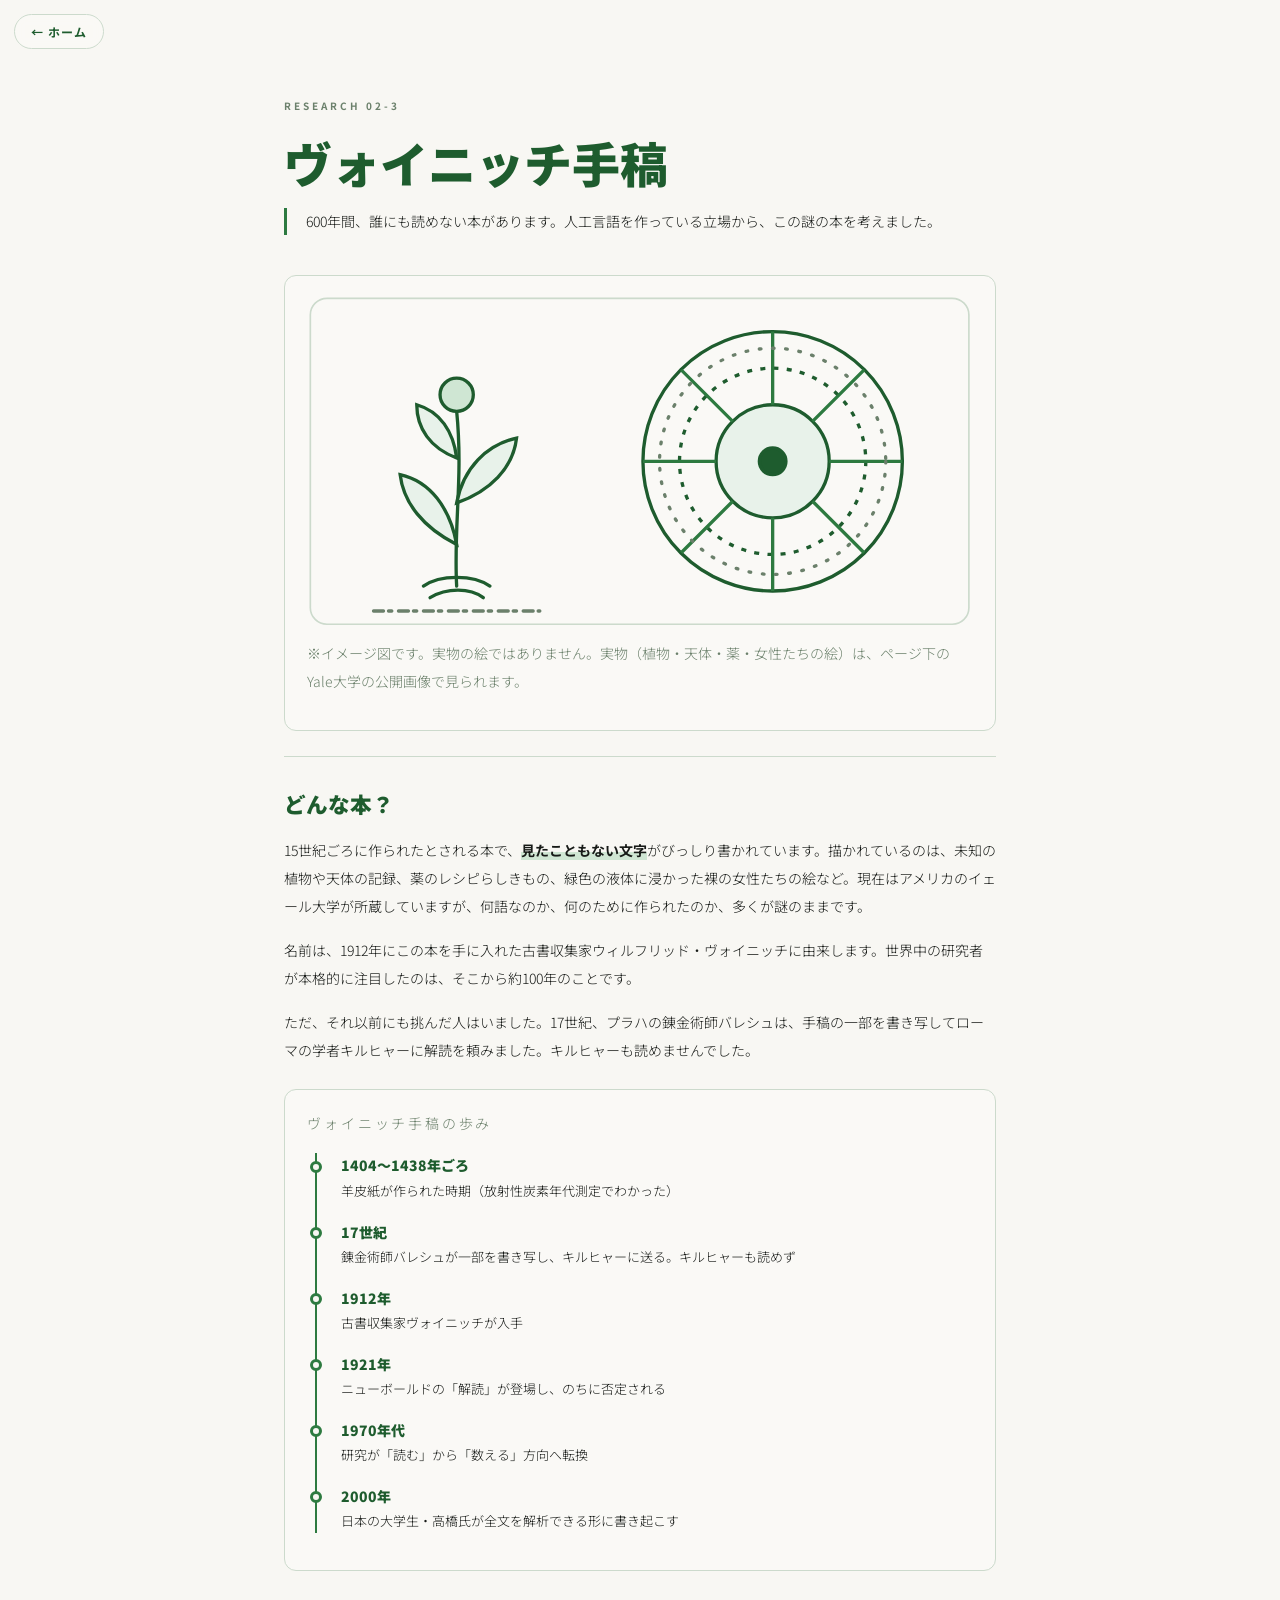
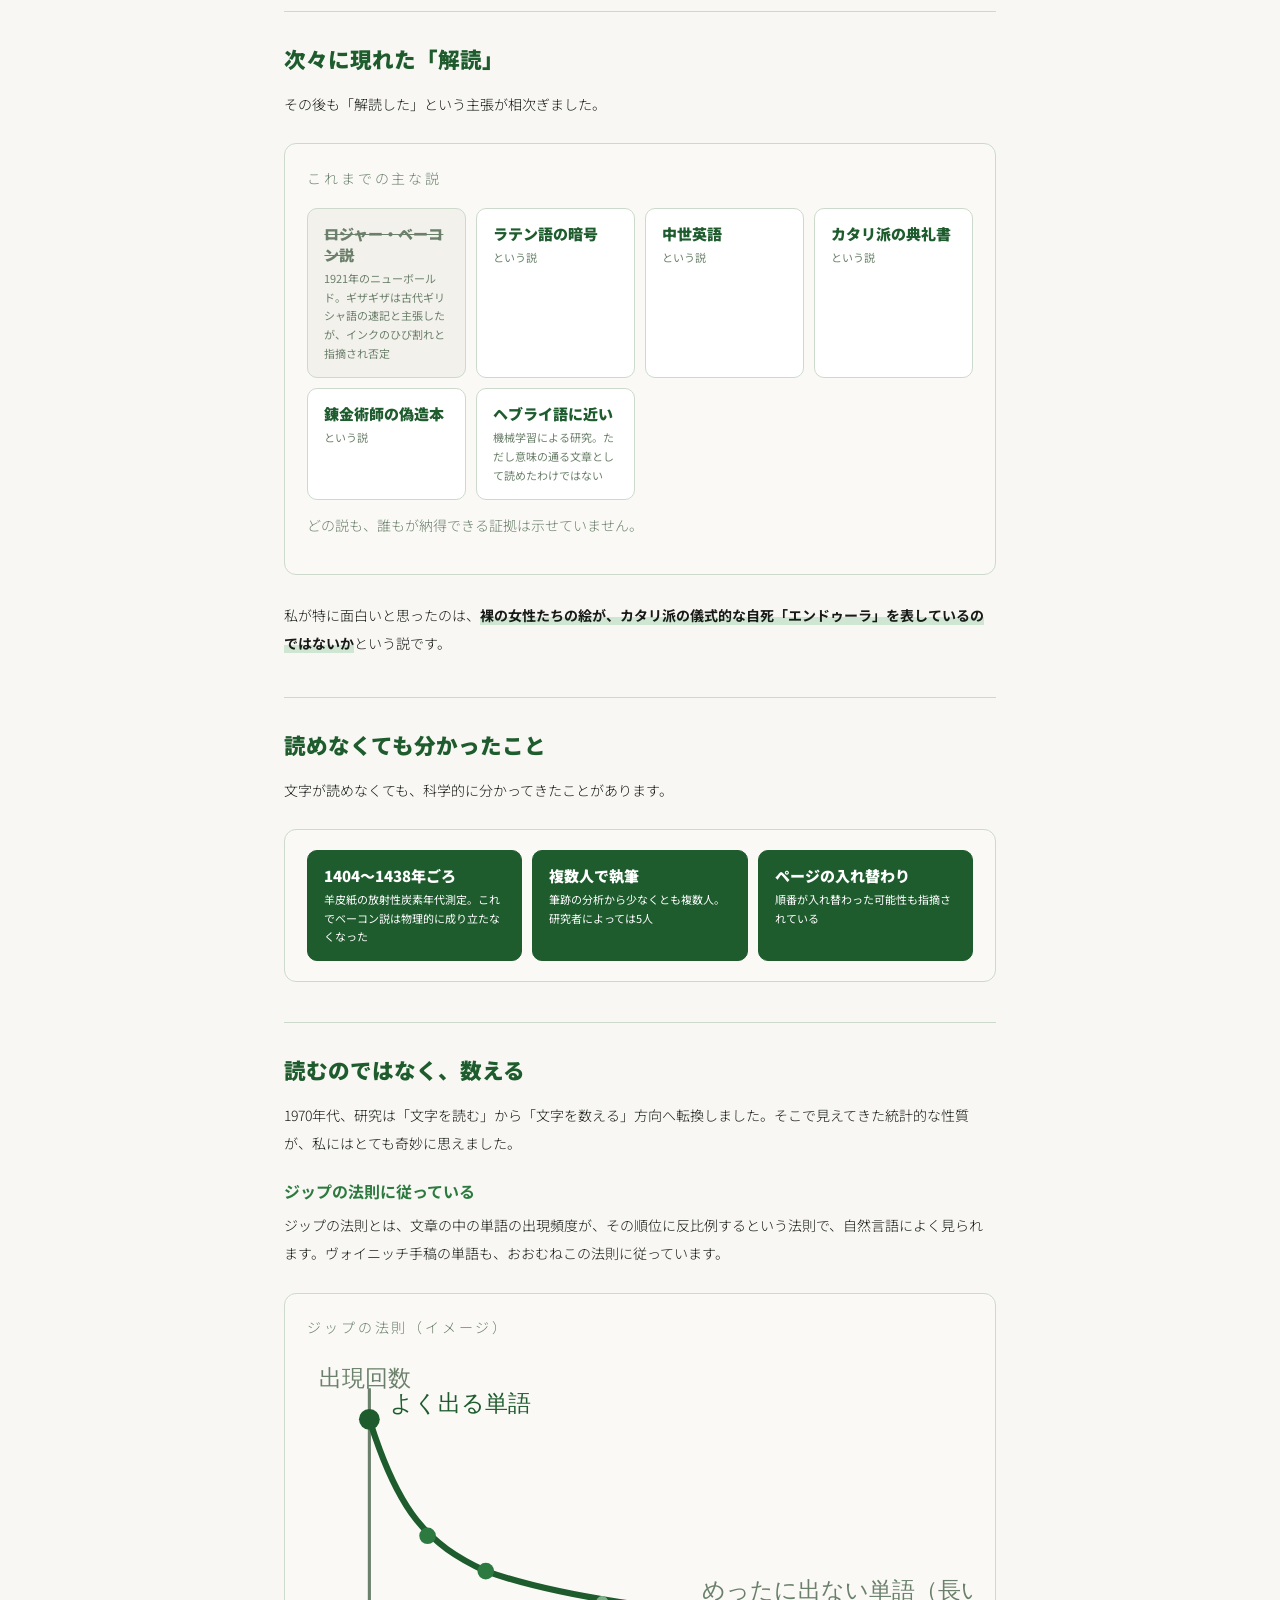
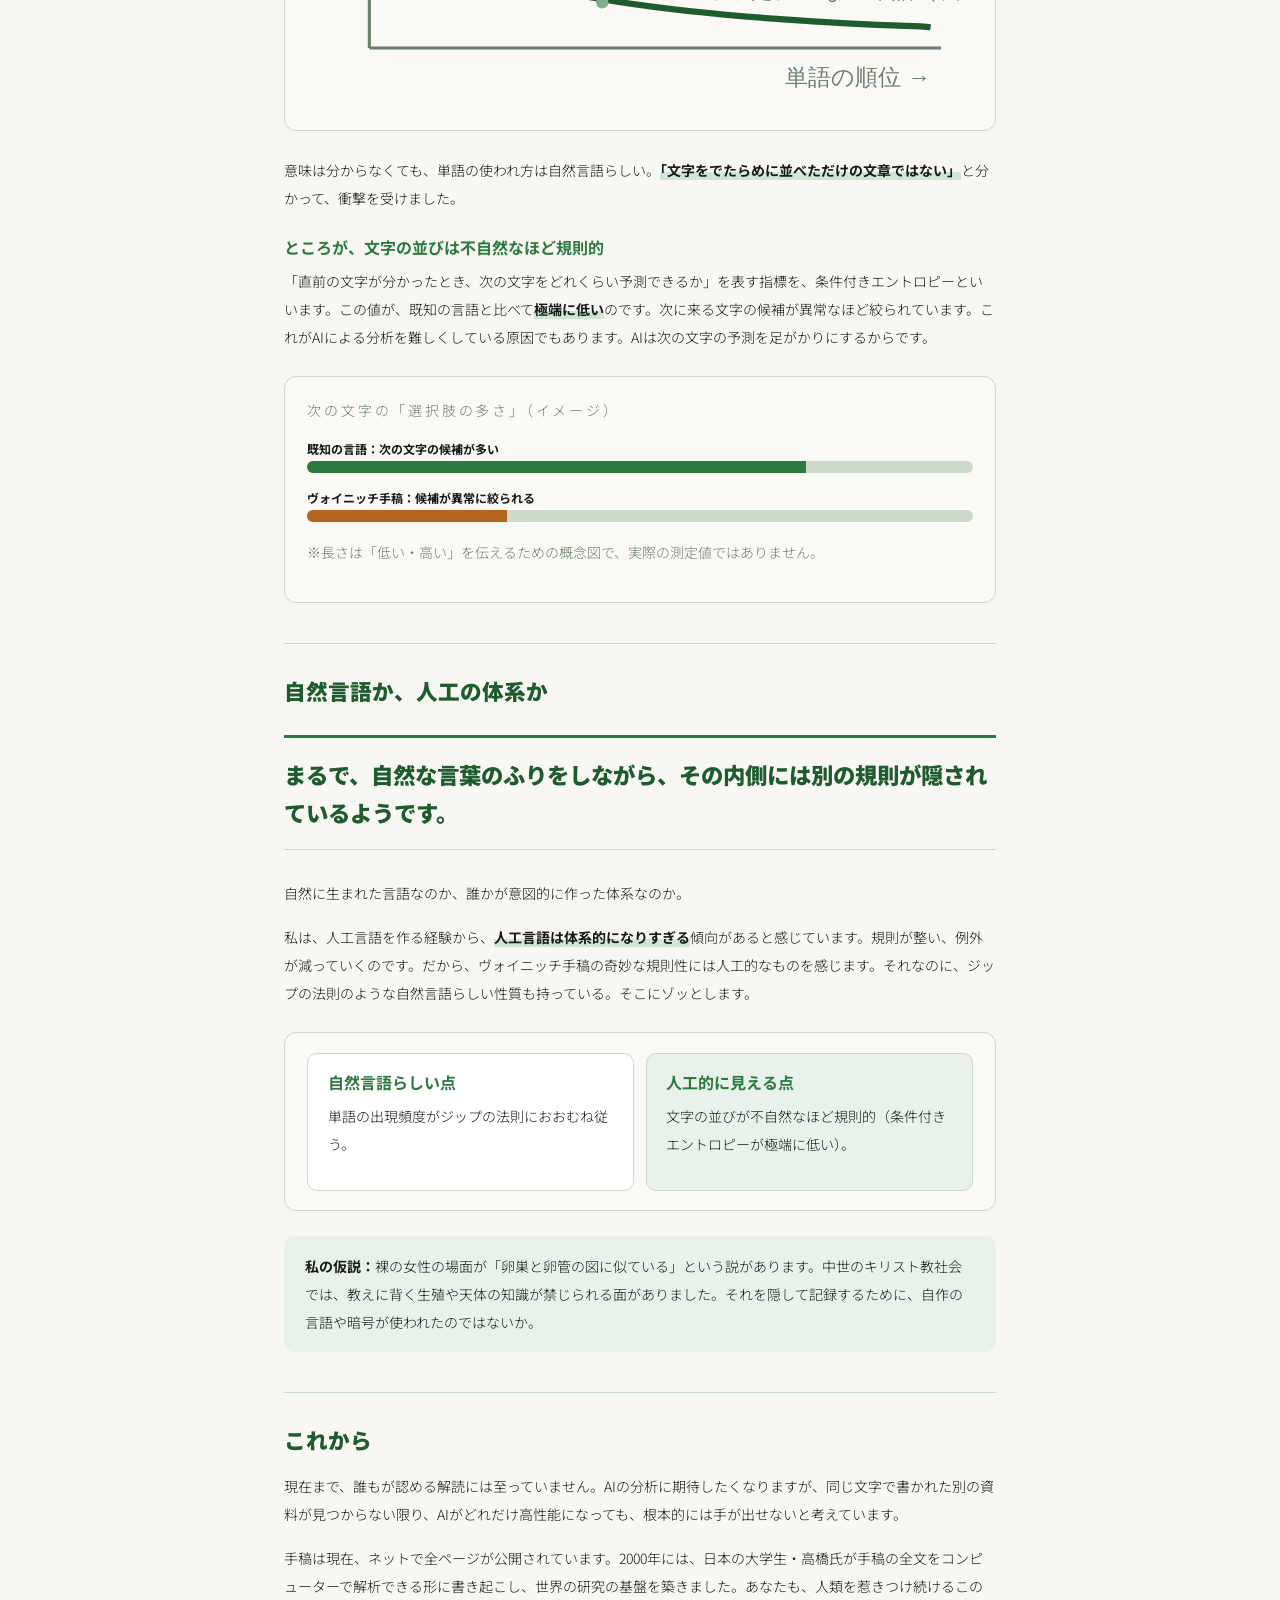
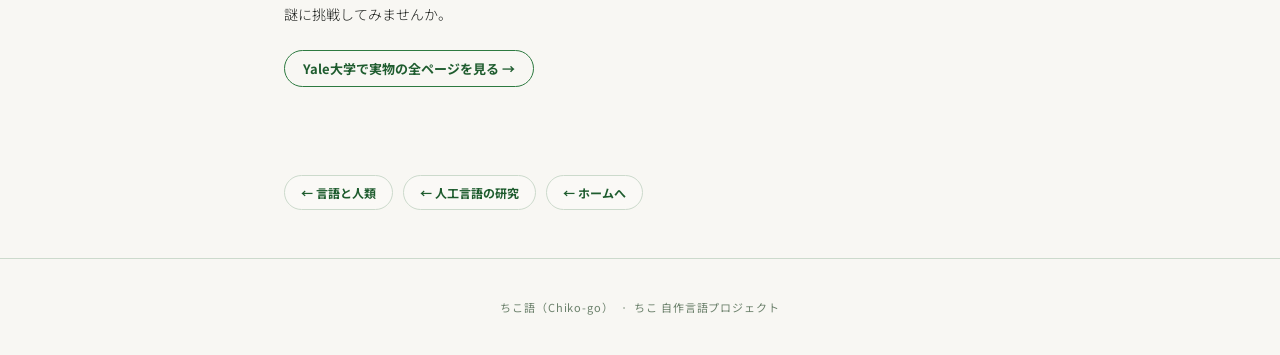
<file: research-voynich.html>
<!DOCTYPE html>
<html lang="ja">
<head>
<meta charset="UTF-8">
<meta name="viewport" content="width=device-width, initial-scale=1.0, viewport-fit=cover">
<title>ヴォイニッチ手稿 | 研究 | ちこ語 Chiko-go</title>
<meta name="description" content="600年間、誰にも読めない本「ヴォイニッチ手稿」。解読の歴史、科学的に分かったこと、文字の統計的な奇妙さを、人工言語を作る立場から考える。">
<link href="https://fonts.googleapis.com/css2?family=Noto+Sans+JP:wght@300;400;700;900&display=swap" rel="stylesheet">
<link rel="stylesheet" href="style.css">
</head>
<body>
<a href="index.html" class="home-btn">← ホーム</a>

<main class="article">
  <p class="eyebrow">Research 02-3</p>
  <h1>ヴォイニッチ手稿</h1>
  <p class="lead">600年間、誰にも読めない本があります。人工言語を作っている立場から、この謎の本を考えました。</p>

  <div class="fig">
    <svg viewBox="0 0 400 200" role="img" aria-label="ヴォイニッチ手稿の雰囲気を表したイメージ図">
      <rect x="2" y="2" width="396" height="196" rx="10" fill="#faf9f6" stroke="#ccdacc"/>
      <!-- 植物 -->
      <g fill="none" stroke="#1e5c2e" stroke-width="2" stroke-linecap="round">
        <path d="M90 175 C88 140 94 110 90 70"/>
        <path d="M90 150 C70 140 58 125 56 108 C74 112 86 128 90 150Z" fill="#e8f2ea"/>
        <path d="M90 125 C110 118 124 104 126 86 C108 90 94 104 90 125Z" fill="#e8f2ea"/>
        <path d="M90 98 C74 92 66 80 66 66 C80 70 88 82 90 98Z" fill="#e8f2ea"/>
        <circle cx="90" cy="60" r="10" fill="#cfe6d3"/>
        <path d="M70 175 C80 168 100 168 110 175 M74 182 C84 176 98 176 106 182"/>
      </g>
      <g stroke="#6b806b" stroke-width="2" stroke-dasharray="6 3 2 4" stroke-linecap="round"><path d="M40 190 H140"/></g>
      <!-- ロゼット（天体図風） -->
      <g transform="translate(280 100)" fill="none" stroke="#1e5c2e" stroke-width="2">
        <circle r="78"/>
        <circle r="56" stroke-dasharray="3 5"/>
        <circle r="34" fill="#e8f2ea"/>
        <circle r="8" fill="#1e5c2e"/>
        <path d="M0 -78V-34M0 34V78M-78 0H-34M34 0H78M-55 -55L-24 -24M24 24L55 55M55 -55L24 -24M-24 24L-55 55" stroke="#2d7a40"/>
      </g>
      <g transform="translate(280 100)" stroke="#6b806b" stroke-width="2" stroke-linecap="round" stroke-dasharray="1 7"><circle r="68" fill="none"/></g>
    </svg>
    <p class="fig-note">※イメージ図です。実物の絵ではありません。実物（植物・天体・薬・女性たちの絵）は、ページ下のYale大学の公開画像で見られます。</p>
  </div>

  <section>
    <h2>どんな本？</h2>
    <p>15世紀ごろに作られたとされる本で、<mark>見たこともない文字</mark>がびっしり書かれています。描かれているのは、未知の植物や天体の記録、薬のレシピらしきもの、緑色の液体に浸かった裸の女性たちの絵など。現在はアメリカのイェール大学が所蔵していますが、何語なのか、何のために作られたのか、多くが謎のままです。</p>
    <p>名前は、1912年にこの本を手に入れた古書収集家ウィルフリッド・ヴォイニッチに由来します。世界中の研究者が本格的に注目したのは、そこから約100年のことです。</p>
    <p>ただ、それ以前にも挑んだ人はいました。17世紀、プラハの錬金術師バレシュは、手稿の一部を書き写してローマの学者キルヒャーに解読を頼みました。キルヒャーも読めませんでした。</p>
    <div class="fig">
      <p class="fig-title">ヴォイニッチ手稿の歩み</p>
      <ul class="tl">
        <li><span class="yr">1404〜1438年ごろ</span>羊皮紙が作られた時期（放射性炭素年代測定でわかった）</li>
        <li><span class="yr">17世紀</span>錬金術師バレシュが一部を書き写し、キルヒャーに送る。キルヒャーも読めず</li>
        <li><span class="yr">1912年</span>古書収集家ヴォイニッチが入手</li>
        <li><span class="yr">1921年</span>ニューボールドの「解読」が登場し、のちに否定される</li>
        <li><span class="yr">1970年代</span>研究が「読む」から「数える」方向へ転換</li>
        <li><span class="yr">2000年</span>日本の大学生・高橋氏が全文を解析できる形に書き起こす</li>
      </ul>
    </div>
  </section>

  <section>
    <h2>次々に現れた「解読」</h2>
    <p>その後も「解読した」という主張が相次ぎました。</p>
    <div class="fig">
      <p class="fig-title">これまでの主な説</p>
      <div class="mini-grid">
        <div class="mini x"><b>ロジャー・ベーコン説</b><small>1921年のニューボールド。ギザギザは古代ギリシャ語の速記と主張したが、インクのひび割れと指摘され否定</small></div>
        <div class="mini"><b>ラテン語の暗号</b><small>という説</small></div>
        <div class="mini"><b>中世英語</b><small>という説</small></div>
        <div class="mini"><b>カタリ派の典礼書</b><small>という説</small></div>
        <div class="mini"><b>錬金術師の偽造本</b><small>という説</small></div>
        <div class="mini"><b>ヘブライ語に近い</b><small>機械学習による研究。ただし意味の通る文章として読めたわけではない</small></div>
      </div>
      <p class="fig-note">どの説も、誰もが納得できる証拠は示せていません。</p>
    </div>
    <p>私が特に面白いと思ったのは、<mark>裸の女性たちの絵が、カタリ派の儀式的な自死「エンドゥーラ」を表しているのではないか</mark>という説です。</p>
  </section>

  <section>
    <h2>読めなくても分かったこと</h2>
    <p>文字が読めなくても、科学的に分かってきたことがあります。</p>
    <div class="fig">
      <div class="mini-grid">
        <div class="mini hi"><b>1404〜1438年ごろ</b><small>羊皮紙の放射性炭素年代測定。これでベーコン説は物理的に成り立たなくなった</small></div>
        <div class="mini hi"><b>複数人で執筆</b><small>筆跡の分析から少なくとも複数人。研究者によっては5人</small></div>
        <div class="mini hi"><b>ページの入れ替わり</b><small>順番が入れ替わった可能性も指摘されている</small></div>
      </div>
    </div>
  </section>

  <section>
    <h2>読むのではなく、数える</h2>
    <p>1970年代、研究は「文字を読む」から「文字を数える」方向へ転換しました。そこで見えてきた統計的な性質が、私にはとても奇妙に思えました。</p>

    <h3>ジップの法則に従っている</h3>
    <p>ジップの法則とは、文章の中の単語の出現頻度が、その順位に反比例するという法則で、自然言語によく見られます。ヴォイニッチ手稿の単語も、おおむねこの法則に従っています。</p>
    <div class="fig">
      <p class="fig-title">ジップの法則（イメージ）</p>
      <svg viewBox="0 0 320 170" role="img" aria-label="順位が下がるほど出現頻度が急に減るグラフ">
        <line x1="30" y1="140" x2="305" y2="140" stroke="#6b806b" stroke-width="1.5"/>
        <line x1="30" y1="15" x2="30" y2="140" stroke="#6b806b" stroke-width="1.5"/>
        <path d="M30 30 C44 75 58 90 86 103 C120 115 170 122 226 126 S290 129 300 130" fill="none" stroke="#1e5c2e" stroke-width="3"/>
        <circle cx="30" cy="30" r="5" fill="#1e5c2e"/><circle cx="58" cy="86" r="4" fill="#2d7a40"/><circle cx="86" cy="103" r="4" fill="#2d7a40"/><circle cx="142" cy="118" r="3" fill="#7fb08a"/>
        <text x="40" y="26" font-size="11" fill="#1e5c2e" font-family="sans-serif">よく出る単語</text>
        <text x="190" y="116" font-size="11" fill="#6b806b" font-family="sans-serif">めったに出ない単語（長い尾）</text>
        <text x="300" y="158" font-size="11" fill="#6b806b" text-anchor="end" font-family="sans-serif">単語の順位 →</text>
        <text x="6" y="14" font-size="11" fill="#6b806b" font-family="sans-serif">出現回数</text>
      </svg>
    </div>
    <p>意味は分からなくても、単語の使われ方は自然言語らしい。<mark>「文字をでたらめに並べただけの文章ではない」</mark>と分かって、衝撃を受けました。</p>

    <h3>ところが、文字の並びは不自然なほど規則的</h3>
    <p>「直前の文字が分かったとき、次の文字をどれくらい予測できるか」を表す指標を、条件付きエントロピーといいます。この値が、既知の言語と比べて<mark>極端に低い</mark>のです。次に来る文字の候補が異常なほど絞られています。これがAIによる分析を難しくしている原因でもあります。AIは次の文字の予測を足がかりにするからです。</p>
    <div class="fig">
      <p class="fig-title">次の文字の「選択肢の多さ」（イメージ）</p>
      <div class="gauge-row"><b>既知の言語：次の文字の候補が多い</b><div class="gauge"><i style="width:75%"></i></div></div>
      <div class="gauge-row"><b>ヴォイニッチ手稿：候補が異常に絞られる</b><div class="gauge"><i class="low" style="width:30%"></i></div></div>
      <p class="fig-note">※長さは「低い・高い」を伝えるための概念図で、実際の測定値ではありません。</p>
    </div>
  </section>

  <section>
    <h2>自然言語か、人工の体系か</h2>
    <div class="pull">まるで、自然な言葉のふりをしながら、その内側には別の規則が隠されているようです。</div>
    <p>自然に生まれた言語なのか、誰かが意図的に作った体系なのか。</p>
    <p>私は、人工言語を作る経験から、<mark>人工言語は体系的になりすぎる</mark>傾向があると感じています。規則が整い、例外が減っていくのです。だから、ヴォイニッチ手稿の奇妙な規則性には人工的なものを感じます。それなのに、ジップの法則のような自然言語らしい性質も持っている。そこにゾッとします。</p>
    <div class="fig">
      <div class="cmp">
        <div><h3>自然言語らしい点</h3><p>単語の出現頻度がジップの法則におおむね従う。</p></div>
        <div><h3>人工的に見える点</h3><p>文字の並びが不自然なほど規則的（条件付きエントロピーが極端に低い）。</p></div>
      </div>
    </div>
    <div class="box">
      <p><b>私の仮説：</b>裸の女性の場面が「卵巣と卵管の図に似ている」という説があります。中世のキリスト教社会では、教えに背く生殖や天体の知識が禁じられる面がありました。それを隠して記録するために、自作の言語や暗号が使われたのではないか。</p>
    </div>
  </section>

  <section>
    <h2>これから</h2>
    <p>現在まで、誰もが認める解読には至っていません。AIの分析に期待したくなりますが、同じ文字で書かれた別の資料が見つからない限り、AIがどれだけ高性能になっても、根本的には手が出せないと考えています。</p>
    <p>手稿は現在、ネットで全ページが公開されています。2000年には、日本の大学生・高橋氏が手稿の全文をコンピューターで解析できる形に書き起こし、世界の研究の基盤を築きました。あなたも、人類を惹きつけ続けるこの謎に挑戦してみませんか。</p>
    <a class="src-link" href="https://collections.library.yale.edu/catalog/2002046" target="_blank" rel="noopener">Yale大学で実物の全ページを見る →</a>
  </section>
</main>

<nav class="pager">
  <a href="research-language.html">← 言語と人類</a>
  <a href="research-conlang-types.html">← 人工言語の研究</a>
  <a href="index.html">← ホームへ</a>
</nav>
<footer>ちこ語（Chiko-go）&ensp;·&ensp;ちこ 自作言語プロジェクト</footer>
</body>
</html>
</file>
<file: style.css>
*, *::before, *::after { box-sizing: border-box; margin: 0; padding: 0; }
:root { --bg:#f8f7f3; --ink:#171a17; --green:#1e5c2e; --green2:#2d7a40; --green-l:#e8f2ea; --muted:#6b806b; --border:#ccdacc; --cream:#faf9f6; }
html { scroll-behavior: smooth; }
body { background: var(--bg); color: var(--ink); font-family: 'Noto Sans JP', sans-serif; font-weight: 400; overflow-x: hidden; }

/* ===== ホームに戻るボタン（サブページ共通） ===== */
.home-btn { position: fixed; top: calc(env(safe-area-inset-top, 0px) + 14px); left: 14px; z-index: 1000; display: inline-flex; align-items: center; gap: 6px; padding: 8px 16px; font-family: 'Noto Sans JP', sans-serif; font-size: 12px; font-weight: 700; letter-spacing: 0.08em; color: var(--green); background: rgba(250,249,246,0.92); border: 1px solid var(--border); border-radius: 2em; text-decoration: none; backdrop-filter: blur(6px); transition: background 0.2s, color 0.2s, border-color 0.2s; }
.home-btn:hover { background: var(--green); color: #fff; border-color: var(--green); }

/* ===== HERO（トップ） ===== */
.hero { min-height: 100vh; display: flex; flex-direction: column; justify-content: center; padding: 0 2rem; position: relative; overflow: hidden; }
.hero::before { content: ''; position: absolute; inset: 0; pointer-events: none; background: repeating-linear-gradient(90deg, transparent, transparent calc(100% / 6 - 1px), rgba(30,92,46,0.06) calc(100% / 6 - 1px), rgba(30,92,46,0.06) calc(100% / 6)); }
.hero-inner { max-width: 900px; margin: 0 auto; width: 100%; position: relative; z-index: 1; }
.hero-eyebrow { font-size: 11px; font-weight: 700; letter-spacing: 0.35em; text-transform: uppercase; color: var(--muted); margin-bottom: 1.5rem; animation: fadeUp 0.8s ease both; }
.hero-title { font-size: clamp(4rem, 14vw, 10rem); font-weight: 900; line-height: 0.95; color: var(--green); letter-spacing: -0.02em; margin-bottom: 1.5rem; animation: fadeUp 0.8s 0.1s ease both; }
.hero-title span { display: block; font-size: clamp(1.4rem, 4vw, 2.8rem); font-weight: 300; color: var(--muted); letter-spacing: 0.1em; margin-top: 0.4rem; }
.hero-catch { font-size: clamp(1rem, 2.5vw, 1.3rem); font-weight: 300; line-height: 1.8; max-width: 520px; margin-bottom: 3rem; animation: fadeUp 0.8s 0.2s ease both; border-left: 3px solid var(--green2); padding-left: 1.2rem; }
.hero-scroll { font-size: 11px; letter-spacing: 0.2em; color: var(--muted); text-transform: uppercase; animation: fadeUp 0.8s 0.5s ease both; display: flex; align-items: center; gap: 10px; }
.hero-scroll::after { content: ''; display: block; width: 40px; height: 1px; background: var(--muted); animation: lineGrow 1.2s 1s ease both; }

/* ===== グループ＋カード ===== */
.nav-section { padding: 4rem 2rem 2rem; max-width: 900px; margin: 0 auto; }
.nav-label { font-size: 10px; font-weight: 700; letter-spacing: 0.3em; text-transform: uppercase; color: var(--muted); margin-bottom: 0.6rem; }
.group-title { font-size: 1.8rem; font-weight: 900; color: var(--green); margin-bottom: 0.4rem; }
.group-desc { font-size: 13px; font-weight: 300; color: var(--muted); margin-bottom: 1.8rem; line-height: 1.8; }
.cards { display: grid; grid-template-columns: repeat(2, 1fr); gap: 16px; }
.cards.three { grid-template-columns: repeat(3, 1fr); }
.card { background: var(--cream); border: 1px solid var(--border); border-radius: 12px; padding: 2rem; text-decoration: none; color: var(--ink); display: flex; flex-direction: column; gap: 0.6rem; position: relative; overflow: hidden; opacity: 0; transform: translateY(20px); transition: opacity 0.5s ease, transform 0.5s ease, border-color 0.2s, box-shadow 0.2s; }
.card::after { content: ''; position: absolute; bottom: 0; left: 0; right: 0; height: 3px; background: var(--green2); transform: scaleX(0); transform-origin: left; transition: transform 0.25s ease; }
.card.visible { opacity: 1; transform: translateY(0); }
.card:hover { border-color: var(--green2); transform: translateY(-3px); box-shadow: 0 12px 40px rgba(30,92,46,0.1); }
.card:hover::after { transform: scaleX(1); }
.card-num { font-size: 10px; font-weight: 700; letter-spacing: 0.2em; color: var(--muted); }
.card-title { font-size: 1.4rem; font-weight: 900; color: var(--green); line-height: 1.2; }
.card-desc { font-size: 12px; color: var(--muted); line-height: 1.7; font-weight: 300; }
.card-arrow { margin-top: auto; padding-top: 1rem; font-size: 18px; color: var(--green2); transition: transform 0.2s; }
.card:hover .card-arrow { transform: translateX(4px); }
.card.featured { grid-column: 1 / -1; flex-direction: row; align-items: center; padding: 2.5rem; background: var(--green); border-color: var(--green); }
.card.featured .card-num { color: rgba(255,255,255,0.5); }
.card.featured .card-title { color: #fff; font-size: 2rem; }
.card.featured .card-desc { color: rgba(255,255,255,0.75); }
.card.featured .card-arrow { color: rgba(255,255,255,0.8); font-size: 24px; margin-left: auto; padding: 0; }
.card.featured:hover { box-shadow: 0 16px 48px rgba(30,92,46,0.25); }
.card.featured::after { background: rgba(255,255,255,0.3); }
.card-featured-text { display: flex; flex-direction: column; gap: 0.6rem; }

/* ===== ABOUT ===== */
.about-section { padding: 6rem 2rem; border-top: 1px solid var(--border); margin-top: 4rem; }
.about-inner { max-width: 900px; margin: 0 auto; display: grid; grid-template-columns: 1fr 2fr; gap: 4rem; align-items: start; opacity: 0; transform: translateY(20px); transition: opacity 0.6s ease, transform 0.6s ease; }
.about-inner.visible { opacity: 1; transform: translateY(0); }
.about-label { font-size: 10px; font-weight: 700; letter-spacing: 0.3em; text-transform: uppercase; color: var(--muted); padding-top: 6px; }
.about-content h2 { font-size: 1.6rem; font-weight: 900; color: var(--green); margin-bottom: 1.2rem; line-height: 1.3; }
.about-content p { font-size: 14px; font-weight: 300; line-height: 1.9; margin-bottom: 1rem; }
.about-content p + p { margin-top: 0.8rem; }
.about-tag, .tag { display: inline-block; font-size: 10px; font-weight: 700; letter-spacing: 0.15em; background: var(--green-l); color: var(--green); border-radius: 2em; padding: 4px 12px; margin-right: 6px; margin-top: 1rem; }

/* ===== 研究ページ（記事） ===== */
.article { max-width: 760px; margin: 0 auto; padding: 6rem 1.5rem 3rem; }
.article .eyebrow { font-size: 10px; font-weight: 700; letter-spacing: 0.3em; text-transform: uppercase; color: var(--muted); margin-bottom: 1rem; }
.article h1 { font-size: clamp(1.9rem, 6vw, 3rem); font-weight: 900; color: var(--green); line-height: 1.25; margin-bottom: 1rem; }
.article .lead { font-weight: 300; line-height: 1.9; border-left: 3px solid var(--green2); padding-left: 1.2rem; margin-bottom: 2.5rem; }
.article section { margin-bottom: 2.5rem; padding-top: 2rem; border-top: 1px solid var(--border); }
.article h2 { font-size: 1.35rem; font-weight: 900; color: var(--green); margin-bottom: 1rem; line-height: 1.4; }
.article h3 { font-size: 1rem; font-weight: 700; color: var(--green2); margin: 1.4rem 0 0.5rem; }
.article p { font-size: 14px; font-weight: 300; line-height: 2; margin-bottom: 1rem; }
.article ul { margin: 0 0 1rem 1.3rem; }
.article li { font-size: 14px; font-weight: 300; line-height: 1.9; margin-bottom: 0.3rem; }
.article b { font-weight: 700; }
.box { background: var(--green-l); border-radius: 10px; padding: 1rem 1.3rem; margin-bottom: 1rem; }
.box p:last-child, .box ul:last-child { margin-bottom: 0; }
.ex { font-family: ui-monospace, Menlo, monospace; font-size: 13px; background: var(--cream); border: 1px solid var(--border); border-radius: 8px; padding: 0.6rem 1rem; margin-bottom: 1rem; line-height: 1.8; overflow-x: auto; }
.refs li { font-size: 12px; word-break: break-all; }
.refs a { color: var(--green2); }
.pager { max-width: 760px; margin: 0 auto; padding: 0 1.5rem 3rem; display: flex; flex-wrap: wrap; gap: 10px; }
.pager a { font-size: 12px; font-weight: 700; color: var(--green); text-decoration: none; border: 1px solid var(--border); background: var(--cream); border-radius: 2em; padding: 8px 16px; transition: background 0.2s, color 0.2s; }
.pager a:hover { background: var(--green); color: #fff; }

footer { padding: 2.5rem 2rem; border-top: 1px solid var(--border); text-align: center; font-size: 11px; color: var(--muted); letter-spacing: 0.08em; }

@keyframes fadeUp { from { opacity: 0; transform: translateY(24px); } to { opacity: 1; transform: translateY(0); } }
@keyframes lineGrow { from { width: 0; } to { width: 40px; } }

@media (max-width: 640px) {
  .cards, .cards.three { grid-template-columns: 1fr; }
  .card.featured { flex-direction: column; }
  .card.featured .card-arrow { margin-left: 0; }
  .about-inner { grid-template-columns: 1fr; gap: 1.5rem; }
}

/* ===== 左右2カラムのトップ ===== */
.nav-section { max-width: 1100px; }
.duo { display: grid; grid-template-columns: 1fr 1fr; gap: 2.5rem; align-items: start; }
.group { border-top: 4px solid var(--green); padding-top: 1.2rem; }
.duo .cards, .duo .cards.three { grid-template-columns: 1fr; }
.duo .card { padding: 1.5rem 1.6rem; }
.duo .card.featured { flex-direction: column; align-items: flex-start; padding: 1.8rem 1.6rem; }
.duo .card.featured .card-arrow { margin-left: 0; padding-top: 1rem; font-size: 18px; }
@media (max-width: 820px) { .duo { grid-template-columns: 1fr; gap: 3rem; } }

/* ===== 研究ページの図解・強調 ===== */
.article mark { background: linear-gradient(transparent 60%, #cfe6d3 60%); color: inherit; font-weight: 700; }
.pull { font-size: clamp(1.1rem, 3.5vw, 1.4rem); font-weight: 900; color: var(--green); line-height: 1.7; border-top: 3px solid var(--green2); border-bottom: 1px solid var(--border); padding: 1.1rem 0; margin: 1.8rem 0; }
.fig { margin: 1.6rem 0; background: var(--cream); border: 1px solid var(--border); border-radius: 12px; padding: 1.2rem 1.4rem; }
.fig svg { display: block; width: 100%; height: auto; }
.fig-title { font-size: 10px; font-weight: 700; letter-spacing: 0.2em; color: var(--muted); margin-bottom: 0.9rem; text-transform: uppercase; }
.fig-note { font-size: 11px; color: var(--muted); margin-top: 0.7rem; line-height: 1.7; }
.article ul.tl { list-style: none; margin: 0.3rem 0 0 0.5rem; padding: 0 0 0 1.5rem; border-left: 2px solid var(--green2); }
.article .tl li { position: relative; margin-bottom: 1.1rem; font-size: 13px; line-height: 1.8; }
.article .tl li::before { content: ''; position: absolute; left: calc(-1.5rem - 7px); top: 0.45rem; width: 12px; height: 12px; border-radius: 50%; background: var(--bg); border: 3px solid var(--green2); }
.article .tl .yr { display: block; font-weight: 900; color: var(--green); font-size: 14px; }
.mini-grid { display: grid; grid-template-columns: repeat(auto-fit, minmax(150px, 1fr)); gap: 10px; }
.mini { background: #fff; border: 1px solid var(--border); border-radius: 10px; padding: 0.9rem 1rem; }
.mini b { display: block; color: var(--green); font-size: 15px; font-weight: 900; margin-bottom: 4px; }
.mini small { display: block; font-size: 11px; color: var(--muted); line-height: 1.7; }
.mini.hi { background: var(--green); border-color: var(--green); }
.mini.hi b, .mini.hi small { color: #fff; }
.mini.x { background: #f3f1ec; }
.mini.x b { color: var(--muted); text-decoration: line-through; }
.chips2 { display: flex; flex-wrap: wrap; gap: 8px; align-items: center; }
.chips2 span { background: #fff; border: 1px solid var(--border); border-radius: 2em; padding: 6px 16px; font-size: 14px; font-weight: 700; }
.chips2 .arr { border: none; background: none; color: var(--green2); font-size: 20px; padding: 0; }
.chips2 .big { background: var(--green); color: #fff; border-color: var(--green); font-size: 18px; }
.bar-row { display: flex; height: 44px; border-radius: 8px; overflow: hidden; font-size: 12px; font-weight: 700; color: #fff; }
.bar-row span { display: flex; align-items: center; justify-content: center; text-align: center; line-height: 1.3; }
.bar-row .c1 { background: var(--green); } .bar-row .c2 { background: var(--green2); } .bar-row .c3 { background: #7fb08a; }
.stack { display: flex; flex-wrap: wrap; gap: 6px; align-items: stretch; margin-bottom: 0.4rem; }
.stack span { background: #fff; border: 1px solid var(--border); border-radius: 8px; padding: 8px 12px; text-align: center; font-weight: 900; font-size: 15px; color: var(--green); }
.stack span small { display: block; font-size: 10px; font-weight: 400; color: var(--muted); margin-top: 2px; }
.stack .p { color: var(--muted); border: none; background: none; align-self: center; padding: 0 2px; }
.cmp { display: grid; grid-template-columns: 1fr 1fr; gap: 12px; }
.cmp > div { border-radius: 10px; padding: 1rem 1.2rem; background: #fff; border: 1px solid var(--border); }
.cmp > div:last-child { background: var(--green-l); }
.cmp h3 { margin-top: 0; }
.gauge-row { margin-bottom: 1rem; font-size: 12px; }
.gauge-row b { display: block; margin-bottom: 4px; font-weight: 700; }
.gauge { height: 12px; background: var(--border); border-radius: 6px; overflow: hidden; }
.gauge i { display: block; height: 100%; background: var(--green2); }
.gauge i.low { background: #b5651d; }
.src-link { display: inline-block; margin-top: 0.4rem; font-size: 13px; font-weight: 700; color: var(--green); text-decoration: none; border: 1px solid var(--green2); border-radius: 2em; padding: 8px 18px; }
.src-link:hover { background: var(--green); color: #fff; }
@media (max-width: 640px) { .cmp { grid-template-columns: 1fr; } }
</file>
